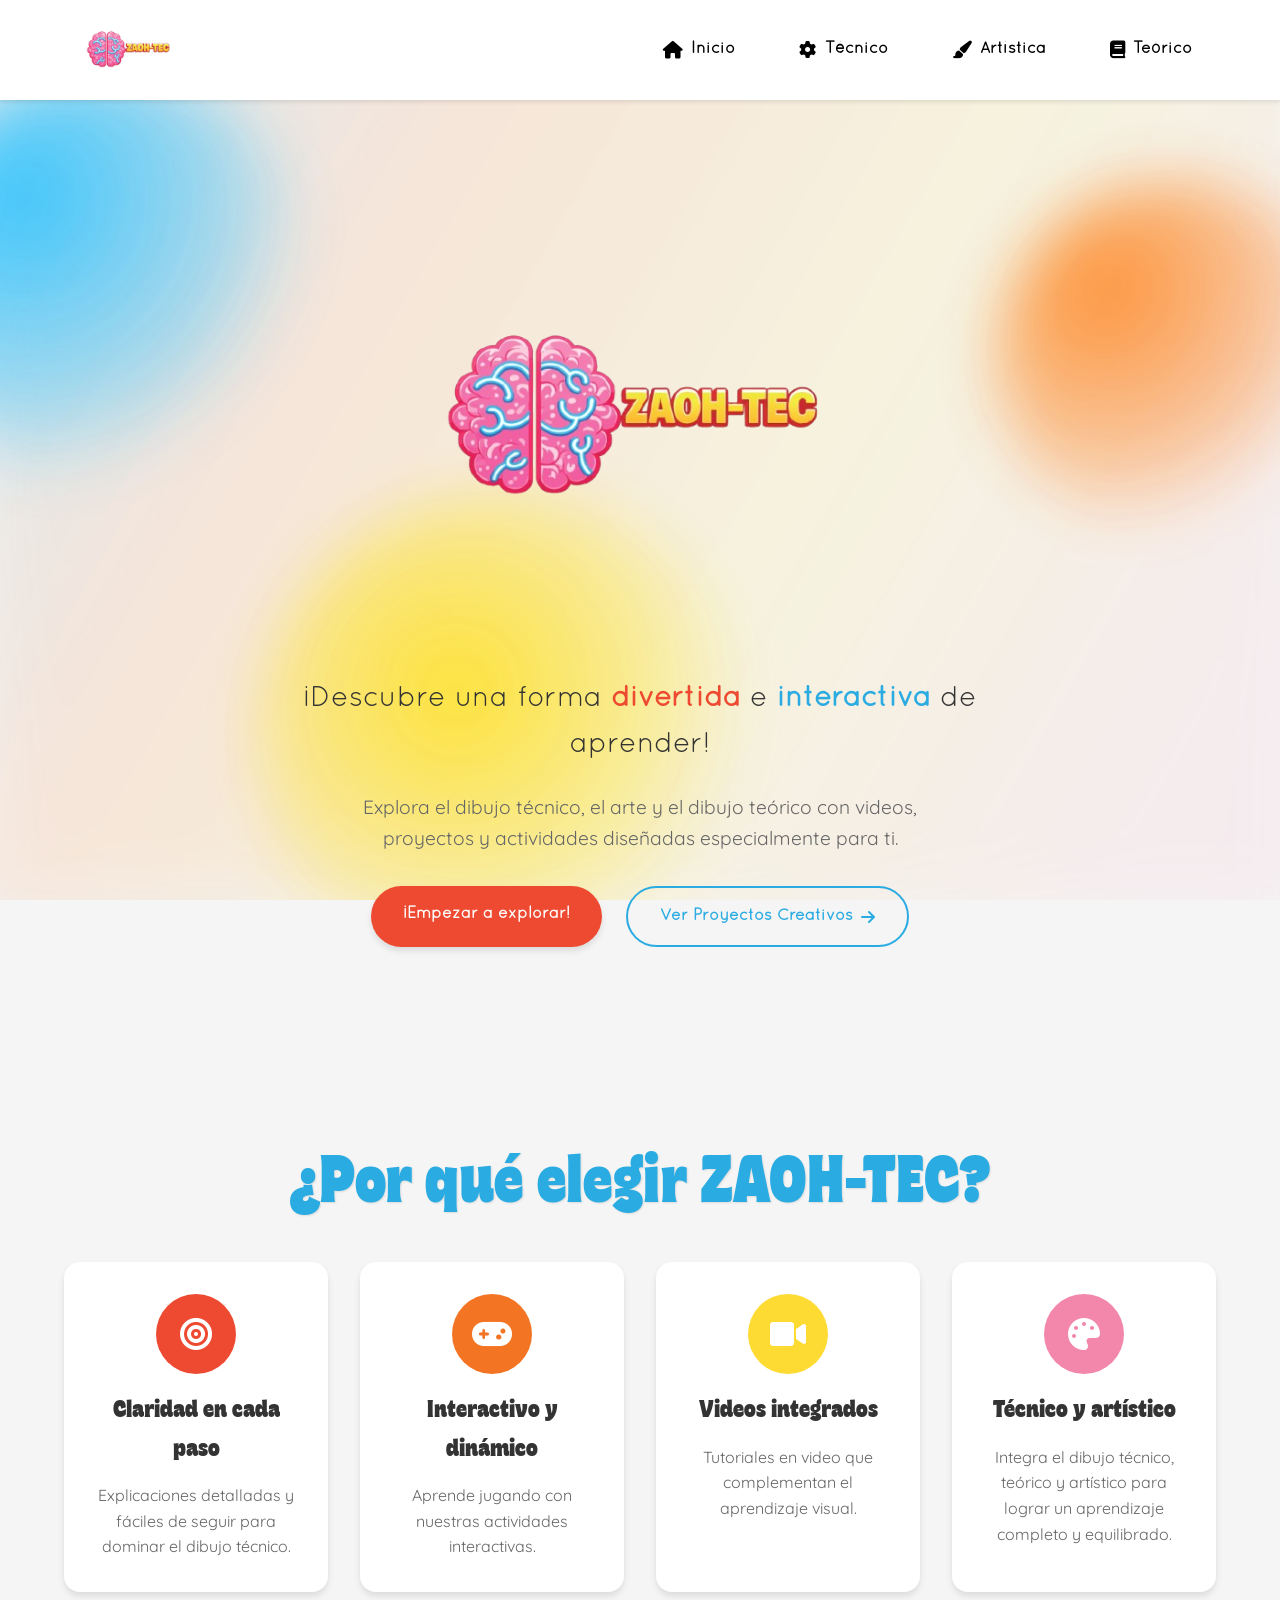
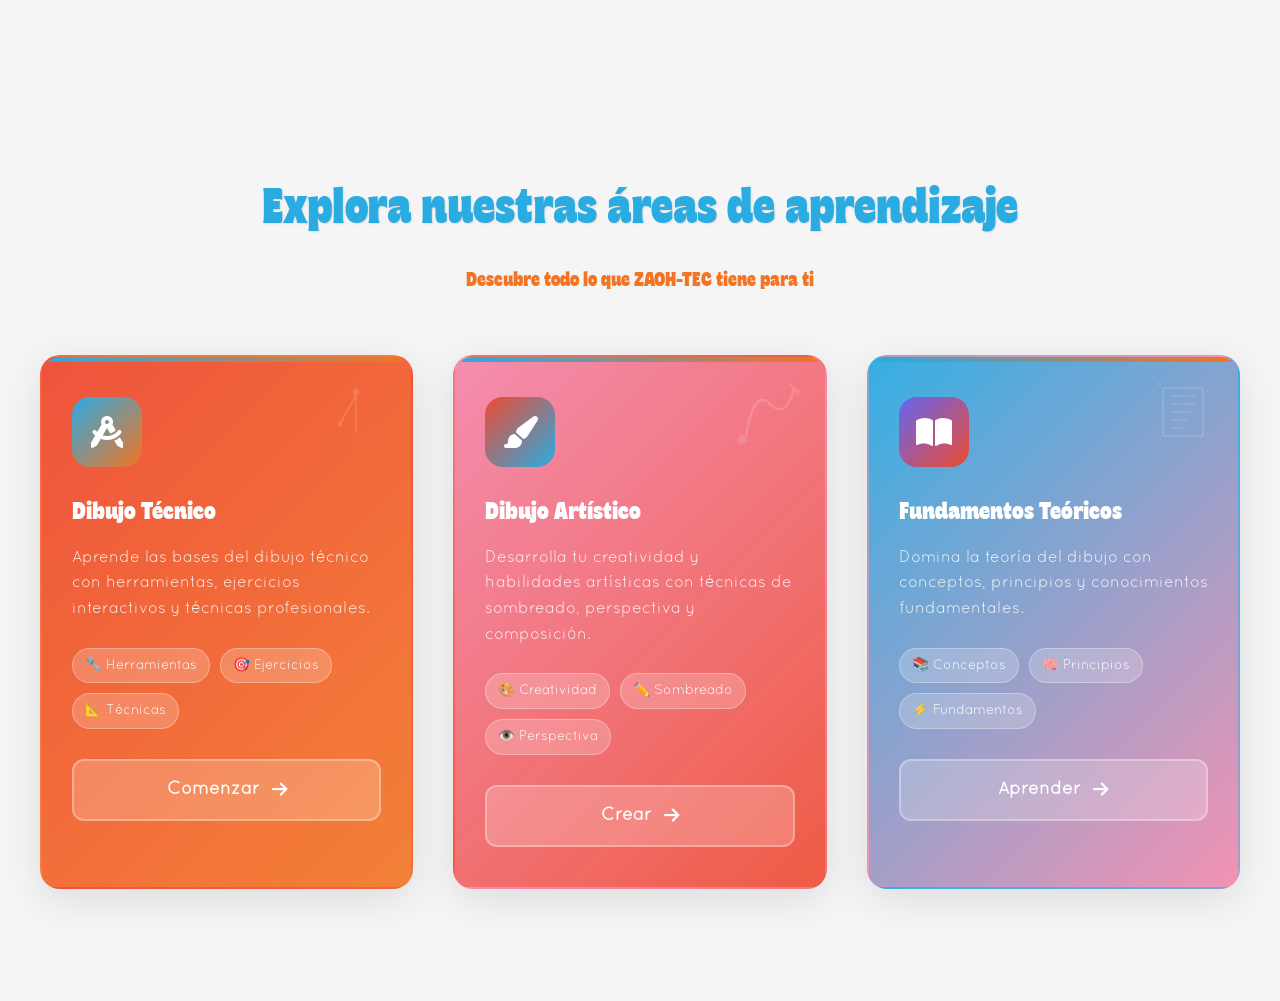
<file: index.html>
<!DOCTYPE html>
<html lang="es">
<head>
    <meta charset="UTF-8">
    <meta name="viewport" content="width=device-width, initial-scale=1.0, maximum-scale=5.0, user-scalable=yes">
    <meta name="theme-color" content="#2AABE2">
    <meta name="apple-mobile-web-app-capable" content="yes">
    <meta name="apple-mobile-web-app-status-bar-style" content="default">
    <meta name="format-detection" content="telephone=no">
    <!-- Meta tags para control de cache -->
    <meta http-equiv="Cache-Control" content="no-cache, no-store, must-revalidate">
    <meta http-equiv="Pragma" content="no-cache">
    <meta http-equiv="Expires" content="0">
    <title>ZAOH-TEC - Aprendizaje Interactivo</title>
    <link rel="icon" type="image/jpeg" href="assets/images/logo_zaoh_official.png">
    <link rel="shortcut icon" type="image/jpeg" href="assets/images/logo_zaoh_official.png">
    <link rel="apple-touch-icon" href="assets/images/logo_zaoh_official.png">
    <link rel="stylesheet" href="https://fonts.googleapis.com/css2?family=Quicksand:wght@300;400;500;600;700&display=swap">
    <link rel="stylesheet" href="https://cdnjs.cloudflare.com/ajax/libs/font-awesome/6.0.0/css/all.min.css">
    <link rel="stylesheet" href="css/styles.css?v=1.2.1">
</head>
<body>
    <!-- Contenedor de fondo dinámico: gradientes y blobs interactivos -->
    <div class="background-container" aria-hidden="true">
        <div class="animated-gradient"></div>
        <div class="blobs">
            <div class="blob blob-1"></div>
            <div class="blob blob-2"></div>
            <div class="blob blob-3"></div>
        </div>
    </div>
    <header>
        <nav class="main-nav">
            <div class="nav-left">
                <img src="assets/images/logo_zaoh_official.png" alt="ZAOH-TEC Logo" class="nav-logo" loading="lazy" decoding="async">
            </div>
            <button class="mobile-menu-toggle" aria-label="Abrir menú">
                <span class="hamburger-line"></span>
                <span class="hamburger-line"></span>
                <span class="hamburger-line"></span>
            </button>
            <ul class="nav-menu">
                <li><a href="index.html" class="nav-inicio active"><i class="fas fa-home"></i> Inicio</a></li>
                <li><a href="tecnico.html" class="nav-tecnico"><i class="fas fa-cog"></i> Técnico</a></li>
                <li><a href="artistica.html" class="nav-artistica"><i class="fas fa-paint-brush"></i> Artística</a></li>
                <li><a href="teorico.html" class="nav-teorico"><i class="fas fa-book"></i> Teórico</a></li>
            </ul>
        </nav>
    </header>

    <main>
        <section class="hero-section">
            <div class="hero-content">
                <img src="assets/images/logo_zaoh_official.png" alt="ZAOH-TEC Logo Grande" class="hero-logo" loading="lazy" decoding="async">
                <p class="hero-text">¡Descubre una forma <span class="text-highlight-red">divertida</span> e <span class="text-highlight-blue">interactiva</span> de aprender!</p>
                <p class="hero-description">Explora el dibujo técnico, el arte y el dibujo teórico con videos, proyectos y actividades diseñadas especialmente para ti.</p>
                <div class="hero-buttons">
                    <a href="tecnico.html" class="btn-primary">¡Empezar a explorar!</a>
                    <a href="artistica.html" class="btn-secondary">Ver Proyectos Creativos <i class="fas fa-arrow-right"></i></a>
                </div>
            </div>
        </section>

        <!-- Sección "Por qué elegir ZAOH-TEC" -->
        <section class="why-choose-us">
            <h2 class="section-title">¿Por qué elegir ZAOH-TEC?</h2>
            <div class="features-grid">
                <div class="feature-card">
                    <div class="feature-icon">
                        <i class="fas fa-bullseye"></i>
                    </div>
                    <h3>Claridad en cada paso</h3>
                    <p>Explicaciones detalladas y fáciles de seguir para dominar el dibujo técnico.</p>
                </div>
                <div class="feature-card">
                    <div class="feature-icon">
                        <i class="fas fa-gamepad"></i>
                    </div>
                    <h3>Interactivo y dinámico</h3>
                    <p>Aprende jugando con nuestras actividades interactivas.</p>
                </div>
                <div class="feature-card">
                    <div class="feature-icon">
                        <i class="fas fa-video"></i>
                    </div>
                    <h3>Videos integrados</h3>
                    <p>Tutoriales en video que complementan el aprendizaje visual.</p>
                </div>
                <div class="feature-card">
                    <div class="feature-icon">
                        <i class="fas fa-palette"></i>
                    </div>
                    <h3>Técnico y artístico</h3>
                    <p>Integra el dibujo técnico, teórico y artístico para lograr un aprendizaje completo y equilibrado.</p>
                </div>
            </div>
        </section>

        <!-- Sección de navegación a las diferentes áreas -->
        <section class="navigation-cards">
            <div class="container">
                <h2 class="section-title">Explora nuestras áreas de aprendizaje</h2>
                <p class="section-subtitle">Descubre todo lo que ZAOH-TEC tiene para ti</p>
                
                <div class="nav-cards-carousel">
                    <button class="nav-cards-nav prev" aria-label="Anterior" type="button">&#10094;</button>
                    <div class="nav-cards-grid" data-slider>
                        <!-- Tarjeta Técnico -->
                        <a href="tecnico.html" class="nav-card nav-card-technical">
                            <div class="nav-card-content">
                                <div class="nav-card-icon">
                                    <i class="fas fa-drafting-compass"></i>
                                </div>
                                <h3>Dibujo Técnico</h3>
                                <p>Aprende las bases del dibujo técnico con herramientas, ejercicios interactivos y técnicas profesionales.</p>
                                <div class="nav-card-features">
                                    <span class="feature-tag">🔧 Herramientas</span>
                                    <span class="feature-tag">🎯 Ejercicios</span>
                                    <span class="feature-tag">📐 Técnicas</span>
                                </div>
                            </div>
                            <div class="nav-card-button">
                                <span>Comenzar</span>
                                <i class="fas fa-arrow-right"></i>
                            </div>
                        </a>

                        <!-- Tarjeta Artístico -->
                        <a href="artistica.html" class="nav-card nav-card-artistic">
                            <div class="nav-card-content">
                                <div class="nav-card-icon">
                                    <i class="fas fa-paint-brush"></i>
                                </div>
                                <h3>Dibujo Artístico</h3>
                                <p>Desarrolla tu creatividad y habilidades artísticas con técnicas de sombreado, perspectiva y composición.</p>
                                <div class="nav-card-features">
                                    <span class="feature-tag">🎨 Creatividad</span>
                                    <span class="feature-tag">✏️ Sombreado</span>
                                    <span class="feature-tag">👁️ Perspectiva</span>
                                </div>
                            </div>
                            <div class="nav-card-button">
                                <span>Crear</span>
                                <i class="fas fa-arrow-right"></i>
                            </div>
                        </a>

                        <!-- Tarjeta Teórico -->
                        <a href="teorico.html" class="nav-card nav-card-theory">
                            <div class="nav-card-content">
                                <div class="nav-card-icon">
                                    <i class="fas fa-book-open"></i>
                                </div>
                                <h3>Fundamentos Teóricos</h3>
                                <p>Domina la teoría del dibujo con conceptos, principios y conocimientos fundamentales.</p>
                                <div class="nav-card-features">
                                    <span class="feature-tag">📚 Conceptos</span>
                                    <span class="feature-tag">🧠 Principios</span>
                                    <span class="feature-tag">⚡ Fundamentos</span>
                                </div>
                            </div>
                            <div class="nav-card-button">
                                <span>Aprender</span>
                                <i class="fas fa-arrow-right"></i>
                            </div>
                        </a>
                    </div>
                    <button class="nav-cards-nav next" aria-label="Siguiente" type="button">&#10095;</button>
                </div>
                <!-- NOTE: El contenido original de .nav-cards-grid permanece. Este wrapper será estilizado en CSS y JS detectará botones. -->
            </div>
        </section>
    </main>

    <footer>
    </footer>

    <script src="js/main.js?v=1.2.1"></script>
</body>
</html>
</file>
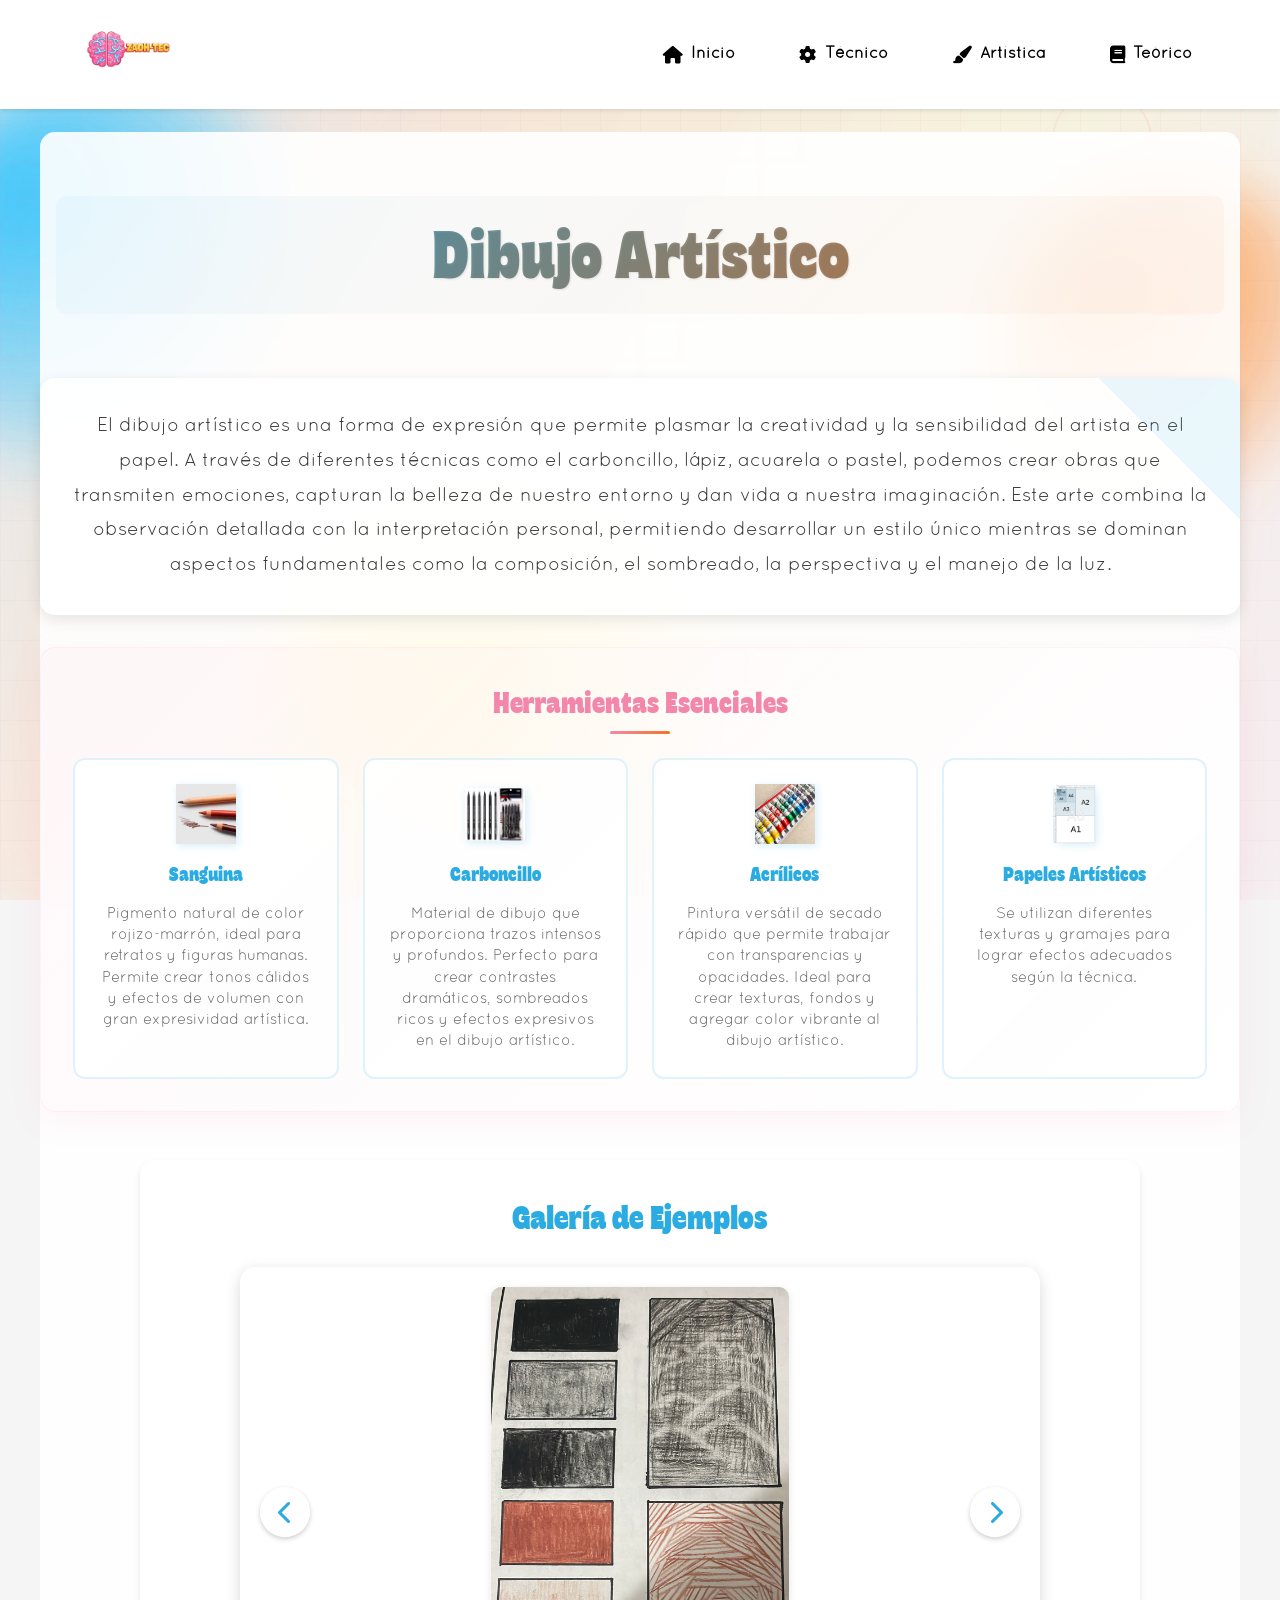
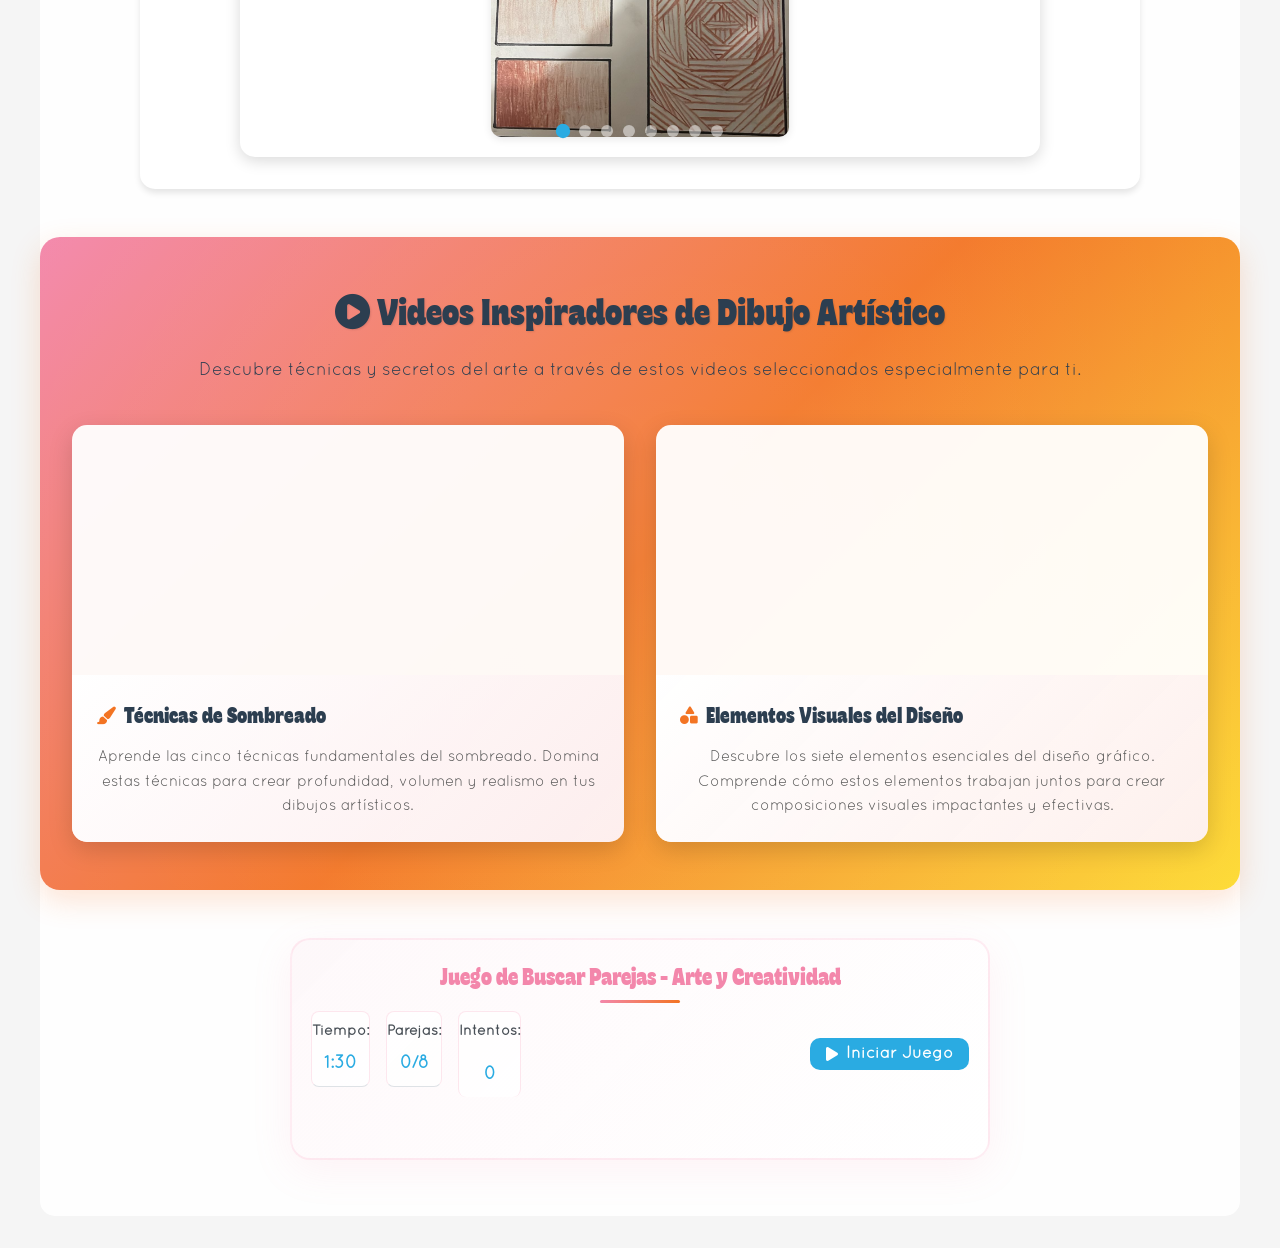
<file: artistica.html>
<!DOCTYPE html>
<html lang="es">
<head>
    <meta charset="UTF-8">
    <meta name="viewport" content="width=device-width, initial-scale=1.0, maximum-scale=5.0, user-scalable=yes">
    <meta name="theme-color" content="#F387AB">
    <meta name="apple-mobile-web-app-capable" content="yes">
    <meta name="apple-mobile-web-app-status-bar-style" content="default">
    <meta name="format-detection" content="telephone=no">
    <!-- Meta tags para control de cache -->
    <meta http-equiv="Cache-Control" content="no-cache, no-store, must-revalidate">
    <meta http-equiv="Pragma" content="no-cache">
    <meta http-equiv="Expires" content="0">
    <title>ZAOH-TEC - Dibujo Artístico</title>
    <link rel="icon" type="image/jpeg" href="assets/images/logo_zaoh_official.png">
    <link rel="apple-touch-icon" sizes="180x180" href="assets/images/logo_zaoh_official.png">
    <link rel="manifest" href="manifest.json">
    <link rel="shortcut icon" type="image/jpeg" href="assets/images/logo_zaoh_official.png">
    <link rel="apple-touch-icon" href="assets/images/logo_zaoh_official.png">
    <link rel="stylesheet" href="https://fonts.googleapis.com/css2?family=Quicksand:wght@300;400;500;600;700&display=swap">
    <link rel="stylesheet" href="https://cdnjs.cloudflare.com/ajax/libs/font-awesome/6.0.0/css/all.min.css">
    <link rel="stylesheet" href="css/styles.css?v=1.2.1">
</head>
<body>
    <!-- Contenedor de fondo dinámico: gradientes y blobs interactivos -->
    <div class="background-container" aria-hidden="true">
        <div class="animated-gradient"></div>
        <div class="blobs">
            <div class="blob blob-1"></div>
            <div class="blob blob-2"></div>
            <div class="blob blob-3"></div>
        </div>
        <!-- Elementos artísticos de fondo -->
        <div class="artistic-background">
            <div class="grid-lines"></div>
            <div class="construction-lines">
                <div class="line line-1"></div>
                <div class="line line-2"></div>
                <div class="line line-3"></div>
                <div class="line line-4"></div>
            </div>
            <div class="artistic-circles">
                <div class="circle circle-1"></div>
                <div class="circle circle-2"></div>
                <div class="circle circle-3"></div>
            </div>
            <div class="brush-decoration"></div>
        </div>
    </div>
    <header>
        <nav class="main-nav">
            <div class="nav-left">
                <a href="index.html">
                    <img src="assets/images/logo_zaoh_official.png" alt="ZAOH-TEC Logo" class="nav-logo">
                </a>
            </div>
            <button class="mobile-menu-toggle" aria-label="Abrir menú">
                <span class="hamburger-line"></span>
                <span class="hamburger-line"></span>
                <span class="hamburger-line"></span>
            </button>
            <ul class="nav-menu">
                <li><a href="index.html" class="nav-inicio"><i class="fas fa-home"></i> Inicio</a></li>
                <li><a href="tecnico.html" class="nav-tecnico"><i class="fas fa-cog"></i> Técnico</a></li>
                <li><a href="artistica.html" class="nav-artistica active"><i class="fas fa-paint-brush"></i> Artística</a></li>
                <li><a href="teorico.html" class="nav-teorico"><i class="fas fa-book"></i> Teórico</a></li>
            </ul>
        </nav>
    </header>

    <main>
        <section class="section-content">
            <h2 class="section-title">Dibujo Artístico</h2>
            
            <!-- Introducción al Dibujo Artístico -->
            <div class="intro-section">
                <p class="intro-text">
                    El dibujo artístico es una forma de expresión que permite plasmar la creatividad y la sensibilidad del artista en el papel. A través de diferentes técnicas como el carboncillo, lápiz, acuarela o pastel, podemos crear obras que transmiten emociones, capturan la belleza de nuestro entorno y dan vida a nuestra imaginación. Este arte combina la observación detallada con la interpretación personal, permitiendo desarrollar un estilo único mientras se dominan aspectos fundamentales como la composición, el sombreado, la perspectiva y el manejo de la luz.
                </p>
            </div>

            <!-- Sección de Herramientas Artísticas -->
            <div class="artistic-tools-section">
                <h3>Herramientas Esenciales</h3>
                <div class="tools-grid">
                    <div class="tool-card">
                        <div class="tool-icon pencil-icon">
                            <img src="assets/images/Sanguina.jpg" alt="Sanguina" class="tool-image">
                        </div>
                        <h4>Sanguina</h4>
                        <p>Pigmento natural de color rojizo-marrón, ideal para retratos y figuras humanas. Permite crear tonos cálidos y efectos de volumen con gran expresividad artística.</p>
                    </div>
                    
                    <div class="tool-card">
                        <div class="tool-icon blending-icon">
                            <img src="assets/images/carboncillo.webp" alt="Carboncillo" class="tool-image">
                        </div>
                        <h4>Carboncillo</h4>
                        <p>Material de dibujo que proporciona trazos intensos y profundos. Perfecto para crear contrastes dramáticos, sombreados ricos y efectos expresivos en el dibujo artístico.</p>
                    </div>
                    
                    <div class="tool-card">
                        <div class="tool-icon eraser-icon">
                            <img src="assets/images/Acrilicos.jpg" alt="Acrílicos" class="tool-image">
                        </div>
                        <h4>Acrílicos</h4>
                        <p>Pintura versátil de secado rápido que permite trabajar con transparencias y opacidades. Ideal para crear texturas, fondos y agregar color vibrante al dibujo artístico.</p>
                    </div>
                    
                    <div class="tool-card">
                        <div class="tool-icon paper-icon">
                            <img src="assets/images/papeles.png" alt="Papeles Artísticos" class="tool-image">
                        </div>
                        <h4>Papeles Artísticos</h4>
                        <p>Se utilizan diferentes texturas y gramajes para lograr efectos adecuados según la técnica.</p>
                    </div>
                </div>
            </div>

            <!-- Galería de imágenes -->
            <div class="gallery-section">
                <h3>Galería de Ejemplos</h3>
                <div class="carousel-container">
                    <div class="carousel-wrapper">
                        <div class="carousel-slide">
                            <img src="assets/images/DibujoArtistico1.jpg" alt="Dibujo Artístico 1" class="carousel-img">
                        </div>
                        <div class="carousel-slide">
                            <img src="assets/images/DibujoArtistico2.jpg" alt="Dibujo Artístico 2" class="carousel-img">
                        </div>
                        <div class="carousel-slide">
                            <img src="assets/images/DibujoArtistico3.jpg" alt="Dibujo Artístico 3" class="carousel-img">
                        </div>
                        <div class="carousel-slide">
                            <img src="assets/images/DibujoArtistico4.jpg" alt="Dibujo Artístico 4" class="carousel-img">
                        </div>
                        <div class="carousel-slide">
                            <img src="assets/images/DibujoArtistico5.jpg" alt="Dibujo Artístico 5" class="carousel-img">
                        </div>
                        <div class="carousel-slide">
                            <img src="assets/images/DibujoArtistico6.jpg" alt="Dibujo Artístico 6" class="carousel-img">
                        </div>
                        <div class="carousel-slide">
                            <img src="assets/images/DibujoArtistico7.jpg" alt="Dibujo Artístico 7" class="carousel-img">
                        </div>
                        <div class="carousel-slide">
                            <img src="assets/images/DibujoArtistico8.jpg" alt="Dibujo Artístico 8" class="carousel-img">
                        </div>
                    </div>
                    <button class="carousel-button prev">
                        <i class="fas fa-chevron-left"></i>
                    </button>
                    <button class="carousel-button next">
                        <i class="fas fa-chevron-right"></i>
                    </button>
                    <div class="carousel-dots"></div>
                </div>
            </div>

            <!-- Sección de Videos Artísticos -->
            <div class="videos-section">
                <h3><i class="fas fa-play-circle"></i> Videos Inspiradores de Dibujo Artístico</h3>
                <p class="videos-intro">Descubre técnicas y secretos del arte a través de estos videos seleccionados especialmente para ti.</p>
                
                <div class="videos-grid">
                    <div class="video-card">
                        <div class="video-wrapper">
                            <iframe src="https://www.youtube.com/embed/CyMVDYBleDk" 
                                    title="Video de Dibujo Artístico 1" 
                                    frameborder="0" 
                                    allow="accelerometer; autoplay; clipboard-write; encrypted-media; gyroscope; picture-in-picture; web-share" 
                                    allowfullscreen>
                            </iframe>
                        </div>
                        <div class="video-info">
                            <h4><i class="fas fa-paint-brush"></i> Técnicas de Sombreado</h4>
                            <p>Aprende las cinco técnicas fundamentales del sombreado. Domina estas técnicas para crear profundidad, volumen y realismo en tus dibujos artísticos.</p>
                        </div>
                    </div>

                    <div class="video-card">
                        <div class="video-wrapper">
                            <iframe src="https://www.youtube.com/embed/ivdNulDcKBc" 
                                    title="Video de Dibujo Artístico 2" 
                                    frameborder="0" 
                                    allow="accelerometer; autoplay; clipboard-write; encrypted-media; gyroscope; picture-in-picture; web-share" 
                                    allowfullscreen>
                            </iframe>
                        </div>
                        <div class="video-info">
                            <h4><i class="fas fa-shapes"></i> Elementos Visuales del Diseño</h4>
                            <p>Descubre los siete elementos esenciales del diseño gráfico. Comprende cómo estos elementos trabajan juntos para crear composiciones visuales impactantes y efectivas.</p>
                        </div>
                    </div>
                </div>
            </div>

            <!-- Juego de Buscar Parejas -->
            <div class="memory-game-section">
                <h3>Juego de Buscar Parejas - Arte y Creatividad</h3>
                <div class="game-info">
                    <div class="game-stats">
                        <div class="stat-item">
                            <span class="stat-label">Tiempo:</span>
                            <span id="timer" class="stat-value">1:30</span>
                        </div>
                        <div class="stat-item">
                            <span class="stat-label">Parejas:</span>
                            <span id="pairs-found" class="stat-value">0/8</span>
                        </div>
                        <div class="stat-item">
                            <span class="stat-label">Intentos:</span>
                            <span id="attempts" class="stat-value">0</span>
                        </div>
                    </div>
                    <div class="game-controls">
                        <button id="start-game" class="game-btn start-btn">
                            <i class="fas fa-play"></i> Iniciar Juego
                        </button>
                        <button id="restart-game" class="game-btn restart-btn" style="display: none;">
                            <i class="fas fa-redo"></i> Reiniciar
                        </button>
                    </div>
                </div>
                
                <div id="memory-game-board" class="memory-game-board">
                    <!-- Las cartas se generarán dinámicamente con JavaScript -->
                </div>
                
                <!-- Mensaje de resultado del juego -->
                <div id="game-result" class="memory-game-result" style="display: none;">
                    <div class="result-message" id="result-message"></div>
                    <div class="result-stats" id="result-stats"></div>
                    <button id="close-result" class="close-result-btn">
                        <i class="fas fa-times"></i> Cerrar
                    </button>
                </div>
            </div>
        </section>
    </main>

    <footer>
    </footer>

    <script src="js/main.js?v=1.2.1"></script>
</body>
</html>
</file>
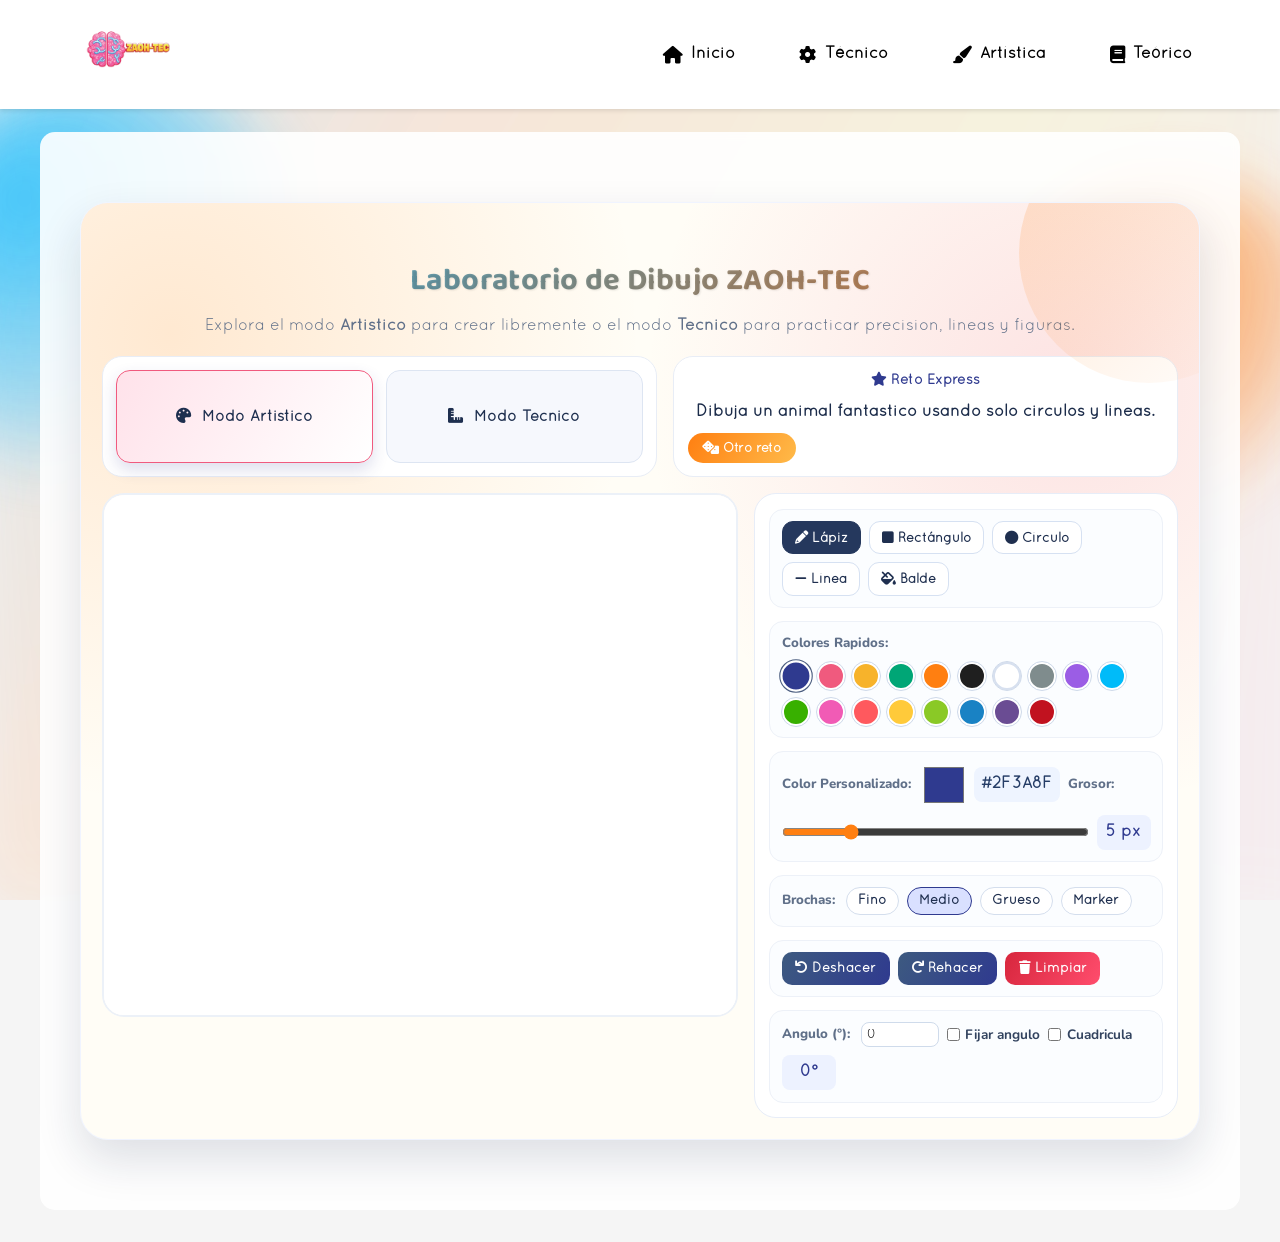
<file: tablero.html>
<!DOCTYPE html>
<html lang="es">
<head>
    <meta charset="UTF-8">
    <meta name="viewport" content="width=device-width, initial-scale=1.0, maximum-scale=5.0, user-scalable=yes">
    <meta name="theme-color" content="#6366f1">
    <meta name="apple-mobile-web-app-capable" content="yes">
    <meta name="apple-mobile-web-app-status-bar-style" content="default">
    <meta name="format-detection" content="telephone=no">
    <!-- Meta tags para control de cache -->
    <meta http-equiv="Cache-Control" content="no-cache, no-store, must-revalidate">
    <meta http-equiv="Pragma" content="no-cache">
    <meta http-equiv="Expires" content="0">
    <title>ZAOH-TEC - Tablero de Dibujo</title>
    <link rel="icon" type="image/jpeg" href="assets/images/logo_zaoh_official.png">
    <link rel="shortcut icon" type="image/jpeg" href="assets/images/logo_zaoh_official.png">
    <link rel="apple-touch-icon" href="assets/images/logo_zaoh_official.png">
    <link rel="stylesheet" href="https://fonts.googleapis.com/css2?family=Baloo+2:wght@500;700;800&family=Nunito:wght@400;600;700;800&display=swap">
    <link rel="stylesheet" href="https://cdnjs.cloudflare.com/ajax/libs/font-awesome/6.0.0/css/all.min.css">
    <link rel="stylesheet" href="css/styles.css?v=1.2.1">
    <link rel="stylesheet" href="css/drawing-board.css?v=1.2.1">
</head>
<body class="theoretical-page">
    <!-- Contenedor de fondo dinámico: gradientes y blobs interactivos -->
    <div class="background-container" aria-hidden="true">
        <div class="animated-gradient"></div>
        <div class="blobs">
            <div class="blob blob-1"></div>
            <div class="blob blob-2"></div>
            <div class="blob blob-3"></div>
        </div>
    </div>
    <header>
        <nav class="main-nav">
            <div class="nav-left">
                <a href="index.html">
                    <img src="assets/images/logo_zaoh_official.png" alt="ZAOH-TEC Logo" class="nav-logo">
                </a>
            </div>
            <button class="mobile-menu-toggle" aria-label="Abrir menú">
                <span class="hamburger-line"></span>
                <span class="hamburger-line"></span>
                <span class="hamburger-line"></span>
            </button>
            <ul class="nav-menu">
                <li><a href="index.html" class="nav-inicio"><i class="fas fa-home"></i> Inicio</a></li>
                <li><a href="tecnico.html" class="nav-tecnico"><i class="fas fa-cog"></i> Técnico</a></li>
                <li><a href="artistica.html" class="nav-artistica"><i class="fas fa-paint-brush"></i> Artística</a></li>
                <li><a href="teorico.html" class="nav-teorico active"><i class="fas fa-book"></i> Teórico</a></li>
            </ul>
        </nav>
    </header>

    <main>
        <section class="section-content">
            <!-- Drawing Board Section -->
            <div class="drawing-board-section">
                <h2 class="section-title">Laboratorio de Dibujo ZAOH-TEC</h2>
                <p class="board-subtitle">Explora el modo <strong>Artistico</strong> para crear libremente o el modo <strong>Tecnico</strong> para practicar precision, lineas y figuras.</p>

                <div class="board-top-panel">
                    <div class="mode-switch" role="group" aria-label="Seleccionar modo de dibujo">
                        <button class="mode-btn active" data-mode="artistic">
                            <i class="fas fa-palette"></i>
                            Modo Artistico
                        </button>
                        <button class="mode-btn" data-mode="technical">
                            <i class="fas fa-ruler-combined"></i>
                            Modo Tecnico
                        </button>
                    </div>

                    <div class="mini-challenge" aria-live="polite">
                        <span class="challenge-label"><i class="fas fa-star"></i> Reto Express</span>
                        <p id="challenge-text">Dibuja un animal fantastico usando solo circulos y lineas.</p>
                        <button id="new-challenge-btn" class="mini-challenge-btn">
                            <i class="fas fa-dice"></i>
                            Otro reto
                        </button>
                    </div>
                </div>

                <div class="drawing-board-container">
                    <div class="drawing-board-wrapper">
                        <canvas id="drawing-canvas"></canvas>
                        <div id="board-grid-overlay" class="board-grid-overlay" aria-hidden="true"></div>
                        <div id="angle-indicator" class="angle-indicator" aria-hidden="true">0°</div>
                    </div>

                    <div class="drawing-controls">
                        <div class="control-group tools-group">
                            <button class="tool-btn active" data-tool="pencil">
                                <i class="fas fa-pencil-alt"></i> Lápiz
                            </button>
                            <button class="tool-btn" data-tool="rectangle">
                                <i class="fas fa-square"></i> Rectángulo
                            </button>
                            <button class="tool-btn" data-tool="circle">
                                <i class="fas fa-circle"></i> Círculo
                            </button>
                            <button class="tool-btn" data-tool="line">
                                <i class="fas fa-minus"></i> Línea
                            </button>
                            <button class="tool-btn" data-tool="fill" title="Rellenar color">
                                <i class="fas fa-fill-drip"></i> Balde
                            </button>
                        </div>

                        <div class="control-group palette-group">
                            <label class="control-title">Colores Rapidos:</label>
                            <div class="swatch-list" role="group" aria-label="Paleta de color rapida">
                                <button class="swatch-btn active" data-color="#2f3a8f" style="--swatch:#2f3a8f" title="Azul"></button>
                                <button class="swatch-btn" data-color="#f05a7e" style="--swatch:#f05a7e" title="Rosa"></button>
                                <button class="swatch-btn" data-color="#f7b32b" style="--swatch:#f7b32b" title="Amarillo"></button>
                                <button class="swatch-btn" data-color="#00a676" style="--swatch:#00a676" title="Verde"></button>
                                <button class="swatch-btn" data-color="#ff7f11" style="--swatch:#ff7f11" title="Naranja"></button>
                                <button class="swatch-btn" data-color="#1f1f1f" style="--swatch:#1f1f1f" title="Negro"></button>
                                <button class="swatch-btn" data-color="#ffffff" style="--swatch:#ffffff" title="Blanco"></button>
                                <button class="swatch-btn" data-color="#7f8c8d" style="--swatch:#7f8c8d" title="Gris"></button>
                                <button class="swatch-btn" data-color="#9b5de5" style="--swatch:#9b5de5" title="Violeta"></button>
                                <button class="swatch-btn" data-color="#00bbf9" style="--swatch:#00bbf9" title="Celeste"></button>
                                <button class="swatch-btn" data-color="#38b000" style="--swatch:#38b000" title="Verde Lima"></button>
                                <button class="swatch-btn" data-color="#f15bb5" style="--swatch:#f15bb5" title="Fucsia"></button>
                                <button class="swatch-btn" data-color="#ff595e" style="--swatch:#ff595e" title="Rojo"></button>
                                <button class="swatch-btn" data-color="#ffca3a" style="--swatch:#ffca3a" title="Dorado"></button>
                                <button class="swatch-btn" data-color="#8ac926" style="--swatch:#8ac926" title="Verde Pasto"></button>
                                <button class="swatch-btn" data-color="#1982c4" style="--swatch:#1982c4" title="Azul Claro"></button>
                                <button class="swatch-btn" data-color="#6a4c93" style="--swatch:#6a4c93" title="Morado Oscuro"></button>
                                <button class="swatch-btn" data-color="#c1121f" style="--swatch:#c1121f" title="Rojo Vino"></button>
                            </div>
                        </div>

                        <div class="control-group fine-controls-group">
                            <label for="color-picker" class="control-title">Color Personalizado:</label>
                            <input type="color" id="color-picker" value="#000000" aria-label="Seleccionar color personalizado">
                            <span id="selected-color-value" class="selected-color-value">#000000</span>
                            <label for="line-width" class="control-title">Grosor:</label>
                            <input type="range" id="line-width" min="1" max="20" value="2">
                            <span id="line-width-value" class="line-width-value">2 px</span>
                        </div>

                        <div class="control-group size-preset-group">
                            <label class="control-title">Brochas:</label>
                            <button class="size-chip" data-size="2">Fino</button>
                            <button class="size-chip active" data-size="5">Medio</button>
                            <button class="size-chip" data-size="10">Grueso</button>
                            <button class="size-chip" data-size="16">Marker</button>
                        </div>

                        <div class="control-group action-group">
                            <button id="undo-btn" class="drawing-board-btn" title="Deshacer (Ctrl+Z)">
                                <i class="fas fa-undo"></i> Deshacer
                            </button>
                            <button id="redo-btn" class="drawing-board-btn" title="Rehacer (Ctrl+Y)">
                                <i class="fas fa-redo"></i> Rehacer
                            </button>
                            <button class="drawing-board-btn clear">
                                <i class="fas fa-trash"></i> Limpiar
                            </button>
                        </div>

                        <div class="control-group technical-group">
                            <label for="angle-input" class="control-title">Angulo (°):</label>
                            <input id="angle-input" type="number" min="-360" max="360" step="1" value="0">
                            <label class="inline-check">
                                <input id="force-angle-checkbox" type="checkbox"> Fijar angulo
                            </label>
                            <label class="inline-check">
                                <input id="grid-toggle-checkbox" type="checkbox"> Cuadricula
                            </label>
                            <span id="forced-angle-display" class="forced-angle-display">0°</span>
                        </div>
                    </div>
                </div>
            </div>
        </section>
    </main>

    <script src="js/main.js?v=1.2.1"></script>
    <script src="js/drawing-board.js?v=1.2.1"></script>
    <script>
        document.addEventListener('DOMContentLoaded', () => {
            const canvas = document.getElementById('drawing-canvas');
            if (canvas) {
                const drawingBoard = new DrawingBoard('drawing-canvas');
                // vincular indicador de ángulo al tablero
                const angleIndicator = document.getElementById('angle-indicator');
                if (angleIndicator) drawingBoard.setAngleIndicator(angleIndicator);

                const modeButtons = document.querySelectorAll('.mode-btn[data-mode]');
                const challengeText = document.getElementById('challenge-text');
                const newChallengeBtn = document.getElementById('new-challenge-btn');
                const artisticChallenges = [
                    'Dibuja un animal fantastico usando solo circulos y lineas.',
                    'Crea un paisaje de otro planeta con 3 colores.',
                    'Haz un personaje inventado que tenga superpoderes.',
                    'Dibuja una casa en una nube con detalles divertidos.'
                ];
                const technicalChallenges = [
                    'Traza un puente usando lineas paralelas y rectangulos.',
                    'Diseña un robot con figuras geometricas basicas.',
                    'Dibuja un plano simple de tu habitacion desde arriba.',
                    'Construye una torre en isometria usando lineas a 30 grados.'
                ];

                const lineWidthValue = document.getElementById('line-width-value');
                const selectedColorValue = document.getElementById('selected-color-value');
                const gridToggleCheckbox = document.getElementById('grid-toggle-checkbox');
                const gridOverlay = document.getElementById('board-grid-overlay');

                function updateSelectedColor(color) {
                    if (selectedColorValue && color) {
                        selectedColorValue.textContent = String(color).toUpperCase();
                    }
                }

                const angleInput = document.getElementById('angle-input');
                const forceAngleCheckbox = document.getElementById('force-angle-checkbox');
                const forcedAngleDisplay = document.getElementById('forced-angle-display');
                if (angleInput) {
                    // initialize
                    drawingBoard.setForcedAngle(Number(angleInput.value) || 0);
                    if (forcedAngleDisplay) forcedAngleDisplay.textContent = (Number(angleInput.value) || 0) + '°';
                    angleInput.addEventListener('input', (ev) => {
                        const val = ev.target.value;
                        const n = Number(val);
                        if (!isNaN(n)) {
                            drawingBoard.setForcedAngle(n);
                            if (forcedAngleDisplay) forcedAngleDisplay.textContent = n + '°';
                        }
                    });
                }
                if (forceAngleCheckbox) {
                    forceAngleCheckbox.addEventListener('change', (ev) => {
                        drawingBoard.setForceAngleEnabled(!!ev.target.checked);
                    });
                }

                // Mode presets for artistic and technical practice
                function setChallenge(mode) {
                    if (!challengeText) return;
                    const source = mode === 'technical' ? technicalChallenges : artisticChallenges;
                    const randomIndex = Math.floor(Math.random() * source.length);
                    challengeText.textContent = source[randomIndex];
                }

                function applyMode(mode) {
                    const isTechnical = mode === 'technical';
                    document.body.classList.toggle('board-mode-technical', isTechnical);
                    document.body.classList.toggle('board-mode-artistic', !isTechnical);

                    if (isTechnical) {
                        drawingBoard.setTool('line');
                        drawingBoard.setColor('#1f1f1f');
                        drawingBoard.setLineWidth(2);
                        if (colorPicker) colorPicker.value = '#1f1f1f';
                        updateSelectedColor('#1f1f1f');
                        if (lineWidth) lineWidth.value = '2';
                        if (lineWidthValue) lineWidthValue.textContent = '2 px';
                        if (angleInput) angleInput.value = '30';
                        drawingBoard.setForcedAngle(30);
                        drawingBoard.setForceAngleEnabled(true);
                        if (forceAngleCheckbox) forceAngleCheckbox.checked = true;
                        if (forcedAngleDisplay) forcedAngleDisplay.textContent = '30°';
                        if (gridOverlay) gridOverlay.classList.add('visible');
                        if (gridToggleCheckbox) gridToggleCheckbox.checked = true;
                    } else {
                        drawingBoard.setTool('pencil');
                        drawingBoard.setColor('#2f3a8f');
                        drawingBoard.setLineWidth(5);
                        if (colorPicker) colorPicker.value = '#2f3a8f';
                        updateSelectedColor('#2f3a8f');
                        if (lineWidth) lineWidth.value = '5';
                        if (lineWidthValue) lineWidthValue.textContent = '5 px';
                        drawingBoard.setForceAngleEnabled(false);
                        if (forceAngleCheckbox) forceAngleCheckbox.checked = false;
                        if (gridOverlay) gridOverlay.classList.remove('visible');
                        if (gridToggleCheckbox) gridToggleCheckbox.checked = false;
                    }

                    document.querySelectorAll('.tool-btn[data-tool]').forEach(btn => {
                        btn.classList.toggle('active', btn.dataset.tool === (isTechnical ? 'line' : 'pencil'));
                    });

                    document.querySelectorAll('.size-chip[data-size]').forEach(chip => {
                        const activeSize = isTechnical ? '2' : '5';
                        chip.classList.toggle('active', chip.dataset.size === activeSize);
                    });

                    document.querySelectorAll('.swatch-btn[data-color]').forEach(swatch => {
                        const activeColor = isTechnical ? '#1f1f1f' : '#2f3a8f';
                        swatch.classList.toggle('active', swatch.dataset.color.toLowerCase() === activeColor);
                    });

                    modeButtons.forEach(btn => {
                        btn.classList.toggle('active', btn.dataset.mode === mode);
                    });

                    setChallenge(mode);
                }

                modeButtons.forEach(button => {
                    button.addEventListener('click', () => {
                        applyMode(button.dataset.mode);
                    });
                });

                if (newChallengeBtn) {
                    newChallengeBtn.addEventListener('click', () => {
                        const activeModeButton = document.querySelector('.mode-btn.active');
                        const mode = activeModeButton ? activeModeButton.dataset.mode : 'artistic';
                        setChallenge(mode);
                    });
                }

                // Undo / Redo buttons
                const undoBtn = document.getElementById('undo-btn');
                const redoBtn = document.getElementById('redo-btn');
                if (undoBtn) undoBtn.addEventListener('click', () => drawingBoard.undo());
                if (redoBtn) redoBtn.addEventListener('click', () => drawingBoard.redo());

                // Keyboard shortcuts: Ctrl/Cmd+Z = undo, Ctrl/Cmd+Y or Ctrl/Cmd+Shift+Z = redo
                window.addEventListener('keydown', (ev) => {
                    const isMacCmd = ev.metaKey && !ev.ctrlKey;
                    const isCtrl = ev.ctrlKey;
                    if ((isCtrl || isMacCmd) && ev.key.toLowerCase() === 'z') {
                        ev.preventDefault();
                        if (ev.shiftKey) {
                            drawingBoard.redo();
                        } else {
                            drawingBoard.undo();
                        }
                    }
                    if ((isCtrl || isMacCmd) && (ev.key.toLowerCase() === 'y')) {
                        ev.preventDefault();
                        drawingBoard.redo();
                    }
                });

                // Tool selection
                const toolButtons = document.querySelectorAll('.tool-btn[data-tool]');
                toolButtons.forEach(button => {
                    button.addEventListener('click', () => {
                        toolButtons.forEach(btn => btn.classList.remove('active'));
                        button.classList.add('active');
                        drawingBoard.setTool(button.dataset.tool);
                    });
                });

                // Color picker
                const colorPicker = document.getElementById('color-picker');
                colorPicker.addEventListener('input', (e) => {
                    drawingBoard.setColor(e.target.value);
                    updateSelectedColor(e.target.value);
                    document.querySelectorAll('.swatch-btn').forEach(btn => btn.classList.remove('active'));
                });

                // Quick swatches
                const swatches = document.querySelectorAll('.swatch-btn[data-color]');
                swatches.forEach(swatch => {
                    swatch.addEventListener('click', () => {
                        const picked = swatch.dataset.color;
                        if (picked) {
                            drawingBoard.setColor(picked);
                            colorPicker.value = picked;
                            updateSelectedColor(picked);
                            swatches.forEach(item => item.classList.remove('active'));
                            swatch.classList.add('active');
                        }
                    });
                });

                // Line width
                const lineWidth = document.getElementById('line-width');
                lineWidth.addEventListener('input', (e) => {
                    drawingBoard.setLineWidth(e.target.value);
                    if (lineWidthValue) {
                        lineWidthValue.textContent = `${e.target.value} px`;
                    }
                    document.querySelectorAll('.size-chip').forEach(chip => chip.classList.remove('active'));
                });

                // Quick brush sizes
                const sizeChips = document.querySelectorAll('.size-chip[data-size]');
                sizeChips.forEach(chip => {
                    chip.addEventListener('click', () => {
                        const size = Number(chip.dataset.size);
                        if (!Number.isNaN(size)) {
                            drawingBoard.setLineWidth(size);
                            lineWidth.value = String(size);
                            if (lineWidthValue) lineWidthValue.textContent = `${size} px`;
                            sizeChips.forEach(item => item.classList.remove('active'));
                            chip.classList.add('active');
                        }
                    });
                });

                if (gridToggleCheckbox) {
                    gridToggleCheckbox.addEventListener('change', (ev) => {
                        if (gridOverlay) {
                            gridOverlay.classList.toggle('visible', !!ev.target.checked);
                        }
                    });
                }

                // Clear button
                const clearButton = document.querySelector('.drawing-board-btn.clear');
                clearButton.addEventListener('click', () => {
                    // Borrar inmediatamente sin confirmación
                    drawingBoard.clear();
                });

                // (visual ruler removed) — angle is controlled via the input and checkbox above

                // Initial setup
                applyMode('artistic');
            }
        });
    </script>
</body>
</html>
</file>
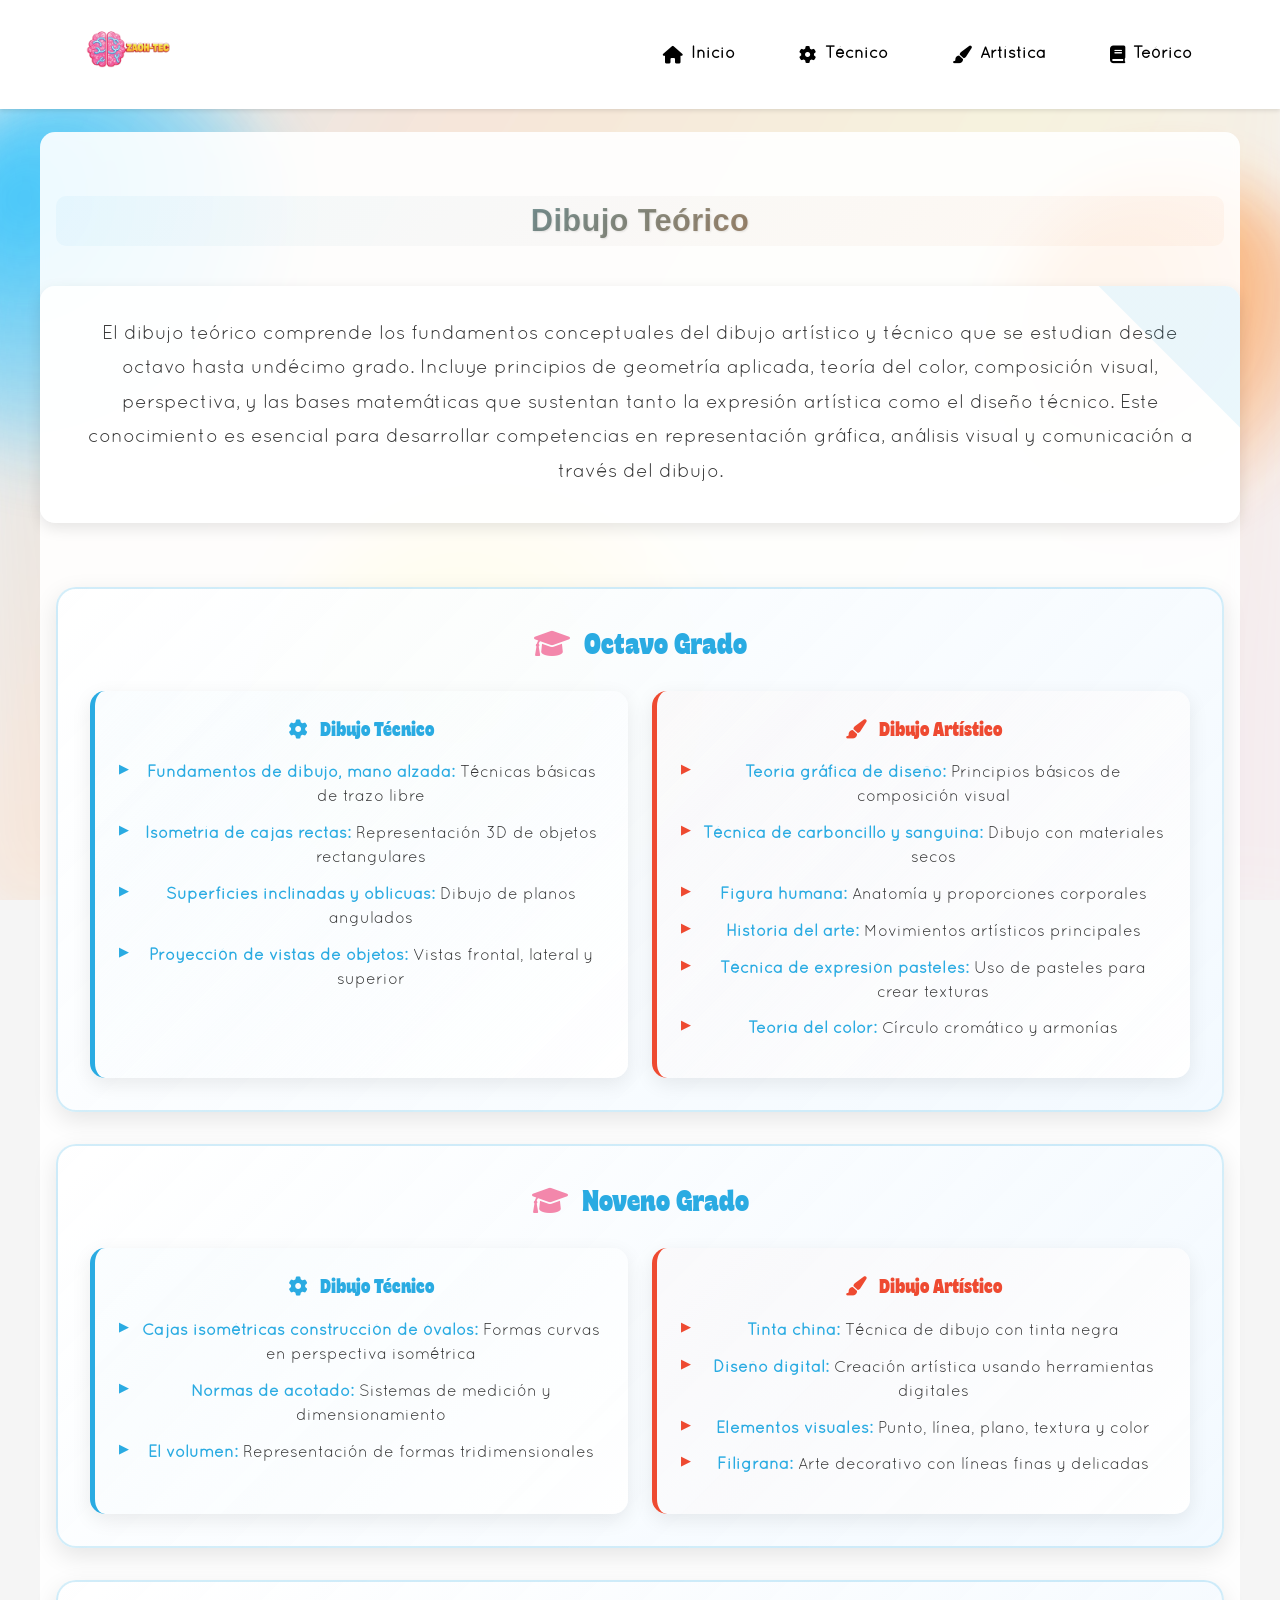
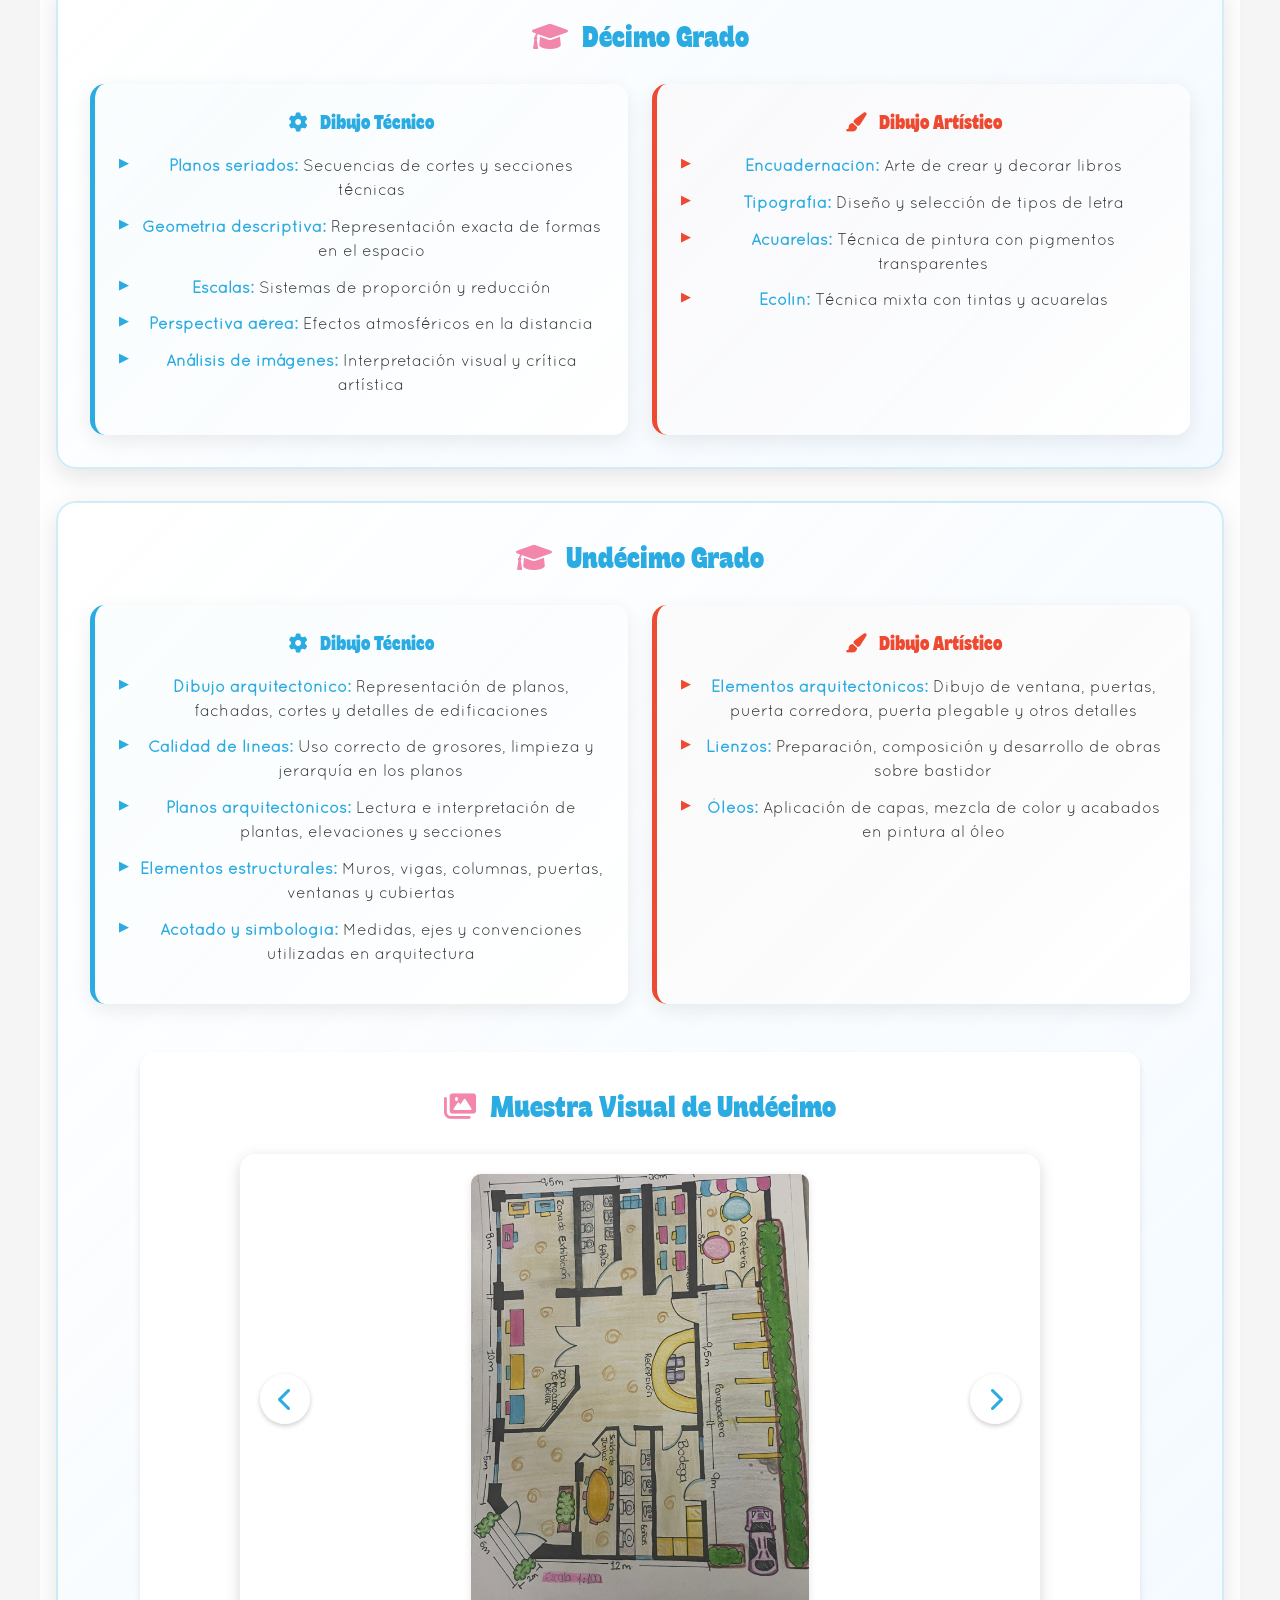
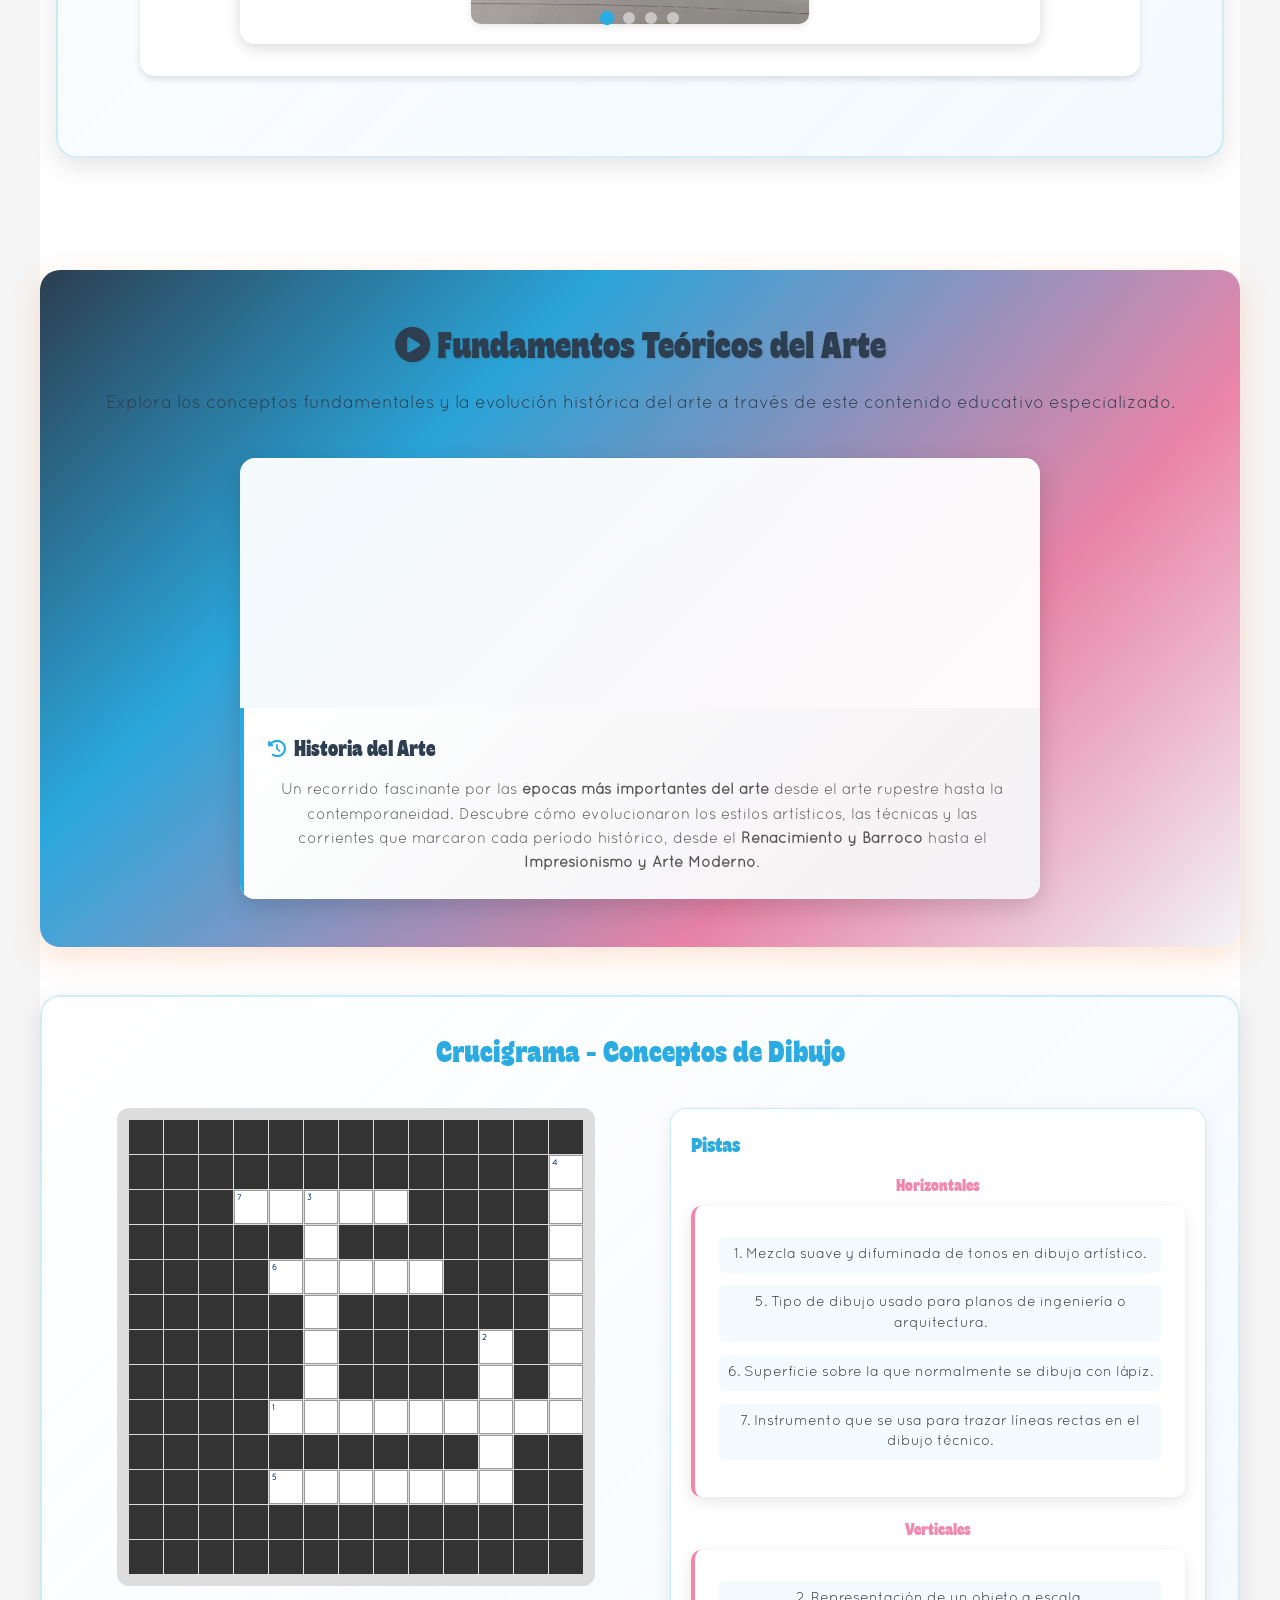
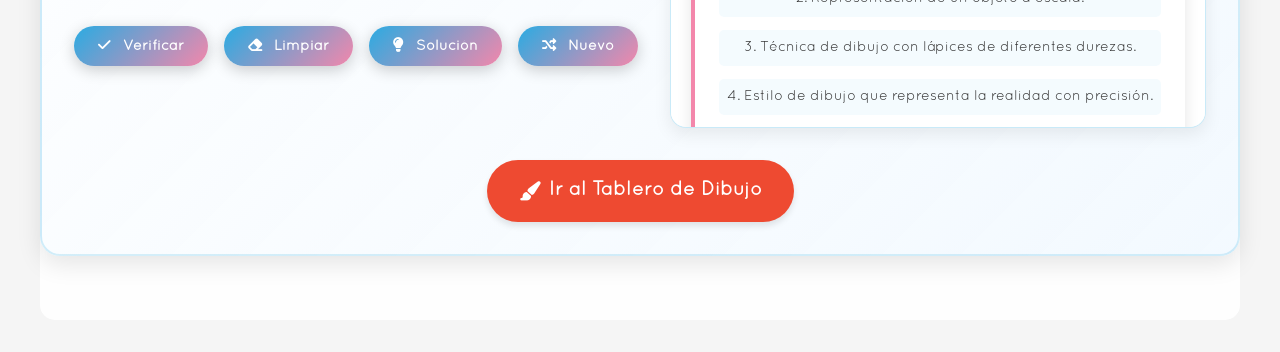
<file: teorico.html>
<!DOCTYPE html>
<html lang="es">
<head>
    <meta charset="UTF-8">
    <meta name="viewport" content="width=device-width, initial-scale=1.0, maximum-scale=5.0, user-scalable=yes">
    <meta name="theme-color" content="#6366f1">
    <meta name="apple-mobile-web-app-capable" content="yes">
    <meta name="apple-mobile-web-app-status-bar-style" content="default">
    <meta name="format-detection" content="telephone=no">
    <!-- Meta tags para control de cache -->
    <meta http-equiv="Cache-Control" content="no-cache, no-store, must-revalidate">
    <meta http-equiv="Pragma" content="no-cache">
    <meta http-equiv="Expires" content="0">
    <title>ZAOH-TEC - Dibujo Teórico</title>
    <link rel="icon" type="image/jpeg" href="assets/images/logo_zaoh_official.png">
    <link rel="shortcut icon" type="image/jpeg" href="assets/images/logo_zaoh_official.png">
    <link rel="apple-touch-icon" href="assets/images/logo_zaoh_official.png">
    <link rel="stylesheet" href="https://fonts.googleapis.com/css2?family=Quicksand:wght@300;400;500;600;700&display=swap">
    <link rel="stylesheet" href="https://cdnjs.cloudflare.com/ajax/libs/font-awesome/6.0.0/css/all.min.css">
    <link rel="stylesheet" href="css/styles.css?v=1.2.1">
    <link rel="stylesheet" href="css/drawing-board.css?v=1.2.1">
</head>
<body class="theoretical-page">
    <!-- Contenedor de fondo dinámico: gradientes y blobs interactivos -->
    <div class="background-container" aria-hidden="true">
        <div class="animated-gradient"></div>
        <div class="blobs">
            <div class="blob blob-1"></div>
            <div class="blob blob-2"></div>
            <div class="blob blob-3"></div>
        </div>
    </div>
    <header>
        <nav class="main-nav">
            <div class="nav-left">
                <a href="index.html">
                    <img src="assets/images/logo_zaoh_official.png" alt="ZAOH-TEC Logo" class="nav-logo">
                </a>
            </div>
            <button class="mobile-menu-toggle" aria-label="Abrir menú">
                <span class="hamburger-line"></span>
                <span class="hamburger-line"></span>
                <span class="hamburger-line"></span>
            </button>
            <ul class="nav-menu">
                <li><a href="index.html" class="nav-inicio"><i class="fas fa-home"></i> Inicio</a></li>
                <li><a href="tecnico.html" class="nav-tecnico"><i class="fas fa-cog"></i> Técnico</a></li>
                <li><a href="artistica.html" class="nav-artistica"><i class="fas fa-paint-brush"></i> Artística</a></li>
                <li><a href="teorico.html" class="nav-teorico active"><i class="fas fa-book"></i> Teórico</a></li>
            </ul>
        </nav>
    </header>

    <main>
        <section class="section-content">
            <h2 class="section-title">Dibujo Teórico</h2>
            
            <!-- Introducción al Dibujo Teórico -->
            <div class="intro-section">
                <p class="intro-text">
                    El dibujo teórico comprende los fundamentos conceptuales del dibujo artístico y técnico que se estudian desde octavo hasta undécimo grado. Incluye principios de geometría aplicada, teoría del color, composición visual, perspectiva, y las bases matemáticas que sustentan tanto la expresión artística como el diseño técnico. Este conocimiento es esencial para desarrollar competencias en representación gráfica, análisis visual y comunicación a través del dibujo.
                </p>
            </div>

            <!-- Contenido Teórico por Grados -->
            <div class="theoretical-content">
                
                <!-- Octavo Grado -->
                <div class="grade-section">
                    <h3><i class="fas fa-graduation-cap"></i> Octavo Grado</h3>
                    <div class="topics-grid">
                        <div class="topic-card technical">
                            <h4><i class="fas fa-cog"></i> Dibujo Técnico</h4>
                            <ul>
                                <li><strong>Fundamentos de dibujo, mano alzada:</strong> Técnicas básicas de trazo libre</li>
                                <li><strong>Isometría de cajas rectas:</strong> Representación 3D de objetos rectangulares</li>
                                <li><strong>Superficies inclinadas y oblicuas:</strong> Dibujo de planos angulados</li>
                                <li><strong>Proyección de vistas de objetos:</strong> Vistas frontal, lateral y superior</li>
                            </ul>
                        </div>
                        
                        <div class="topic-card artistic">
                            <h4><i class="fas fa-paint-brush"></i> Dibujo Artístico</h4>
                            <ul>
                                <li><strong>Teoría gráfica de diseño:</strong> Principios básicos de composición visual</li>
                                <li><strong>Técnica de carboncillo y sanguina:</strong> Dibujo con materiales secos</li>
                                <li><strong>Figura humana:</strong> Anatomía y proporciones corporales</li>
                                <li><strong>Historia del arte:</strong> Movimientos artísticos principales</li>
                                <li><strong>Técnica de expresión pasteles:</strong> Uso de pasteles para crear texturas</li>
                                <li><strong>Teoría del color:</strong> Círculo cromático y armonías</li>
                            </ul>
                        </div>
                    </div>
                </div>

                <!-- Noveno Grado -->
                <div class="grade-section">
                    <h3><i class="fas fa-graduation-cap"></i> Noveno Grado</h3>
                    <div class="topics-grid">
                        <div class="topic-card technical">
                            <h4><i class="fas fa-cog"></i> Dibujo Técnico</h4>
                            <ul>
                                <li><strong>Cajas isométricas construcción de óvalos:</strong> Formas curvas en perspectiva isométrica</li>
                                <li><strong>Normas de acotado:</strong> Sistemas de medición y dimensionamiento</li>
                                <li><strong>El volumen:</strong> Representación de formas tridimensionales</li>
                            </ul>
                        </div>
                        
                        <div class="topic-card artistic">
                            <h4><i class="fas fa-paint-brush"></i> Dibujo Artístico</h4>
                            <ul>
                                <li><strong>Tinta china:</strong> Técnica de dibujo con tinta negra</li>
                                <li><strong>Diseño digital:</strong> Creación artística usando herramientas digitales</li>
                                <li><strong>Elementos visuales:</strong> Punto, línea, plano, textura y color</li>
                                <li><strong>Filigrana:</strong> Arte decorativo con líneas finas y delicadas</li>
                            </ul>
                        </div>
                    </div>
                </div>

                <!-- Décimo Grado -->
                <div class="grade-section">
                    <h3><i class="fas fa-graduation-cap"></i> Décimo Grado</h3>
                    <div class="topics-grid">
                        <div class="topic-card technical">
                            <h4><i class="fas fa-cog"></i> Dibujo Técnico</h4>
                            <ul>
                                <li><strong>Planos seriados:</strong> Secuencias de cortes y secciones técnicas</li>
                                <li><strong>Geometría descriptiva:</strong> Representación exacta de formas en el espacio</li>
                                <li><strong>Escalas:</strong> Sistemas de proporción y reducción</li>
                                <li><strong>Perspectiva aérea:</strong> Efectos atmosféricos en la distancia</li>
                                <li><strong>Análisis de imágenes:</strong> Interpretación visual y crítica artística</li>
                            </ul>
                        </div>
                        
                        <div class="topic-card artistic">
                            <h4><i class="fas fa-paint-brush"></i> Dibujo Artístico</h4>
                            <ul>
                                <li><strong>Encuadernación:</strong> Arte de crear y decorar libros</li>
                                <li><strong>Tipografía:</strong> Diseño y selección de tipos de letra</li>
                                <li><strong>Acuarelas:</strong> Técnica de pintura con pigmentos transparentes</li>
                                <li><strong>Ecolín:</strong> Técnica mixta con tintas y acuarelas</li>
                            </ul>
                        </div>
                    </div>
                </div>

                <!-- Undécimo Grado -->
                <div class="grade-section">
                    <h3><i class="fas fa-graduation-cap"></i> Undécimo Grado</h3>
                    <div class="topics-grid">
                        <div class="topic-card technical">
                            <h4><i class="fas fa-cog"></i> Dibujo Técnico</h4>
                            <ul>
                                <li><strong>Dibujo arquitectónico:</strong> Representación de planos, fachadas, cortes y detalles de edificaciones</li>
                                <li><strong>Calidad de líneas:</strong> Uso correcto de grosores, limpieza y jerarquía en los planos</li>
                                <li><strong>Planos arquitectónicos:</strong> Lectura e interpretación de plantas, elevaciones y secciones</li>
                                <li><strong>Elementos estructurales:</strong> Muros, vigas, columnas, puertas, ventanas y cubiertas</li>
                                <li><strong>Acotado y simbología:</strong> Medidas, ejes y convenciones utilizadas en arquitectura</li>
                            </ul>
                        </div>

                        <div class="topic-card artistic">
                            <h4><i class="fas fa-paint-brush"></i> Dibujo Artístico</h4>
                            <ul>
                                <li><strong>Elementos arquitectónicos:</strong> Dibujo de ventana, puertas, puerta corredora, puerta plegable y otros detalles</li>
                                <li><strong>Lienzos:</strong> Preparación, composición y desarrollo de obras sobre bastidor</li>
                                <li><strong>Óleos:</strong> Aplicación de capas, mezcla de color y acabados en pintura al óleo</li>
                            </ul>
                        </div>
                    </div>

                    <div class="gallery-section">
                        <h3><i class="fas fa-images"></i> Muestra Visual de Undécimo</h3>
                        <div class="carousel-container">
                            <div class="carousel-wrapper">
                                <div class="carousel-slide">
                                    <img src="assets/images/UndecimoImage.jpg" alt="Undécimo Imagen 1" class="carousel-img">
                                </div>
                                <div class="carousel-slide">
                                    <img src="assets/images/UndecimoImage2.jpg" alt="Undécimo Imagen 2" class="carousel-img">
                                </div>
                                <div class="carousel-slide">
                                    <img src="assets/images/UndecimoImage3.jpg" alt="Undécimo Imagen 3" class="carousel-img">
                                </div>
                                <div class="carousel-slide">
                                    <img src="assets/images/UndecimoImage4.jpg" alt="Undécimo Imagen 4" class="carousel-img">
                                </div>
                            </div>
                            <button class="carousel-button prev" aria-label="Imagen anterior">
                                <i class="fas fa-chevron-left"></i>
                            </button>
                            <button class="carousel-button next" aria-label="Imagen siguiente">
                                <i class="fas fa-chevron-right"></i>
                            </button>
                            <div class="carousel-dots"></div>
                        </div>
                    </div>
                </div>
            </div>

            <!-- Sección de Video Teórico -->
            <div class="videos-section theoretical-videos">
                <h3><i class="fas fa-play-circle"></i> Fundamentos Teóricos del Arte</h3>
                <p class="videos-intro">Explora los conceptos fundamentales y la evolución histórica del arte a través de este contenido educativo especializado.</p>
                
                <div class="videos-grid">
                    <div class="video-card">
                        <div class="video-wrapper">
                            <iframe src="https://www.youtube.com/embed/rUHxLrZwSIY" 
                                    title="Historia del Arte en 10 Minutos" 
                                    frameborder="0" 
                                    allow="accelerometer; autoplay; clipboard-write; encrypted-media; gyroscope; picture-in-picture; web-share" 
                                    allowfullscreen>
                            </iframe>
                        </div>
                        <div class="video-info">
                            <h4><i class="fas fa-history"></i> Historia del Arte</h4>
                            <p>Un recorrido fascinante por las <strong>épocas más importantes del arte</strong> desde el arte rupestre hasta la contemporaneidad. Descubre cómo evolucionaron los estilos artísticos, las técnicas y las corrientes que marcaron cada período histórico, desde el <strong>Renacimiento y Barroco</strong> hasta el <strong>Impresionismo y Arte Moderno</strong>.</p>
                        </div>
                    </div>
                </div>
            </div>

            <!-- Crucigrama -->
            <div class="crossword-section">
                <h3>Crucigrama - Conceptos de Dibujo</h3>
                <div class="crossword-layout">
                    <div class="crossword-grid-wrapper">
                        <div class="crossword-grid" id="crossword-grid"></div>
                        <div class="crossword-controls">
                            <button id="check-crossword" class="crossword-btn">
                                <i class="fas fa-check"></i> Verificar
                            </button>
                            <button id="clear-crossword" class="crossword-btn">
                                <i class="fas fa-eraser"></i> Limpiar
                            </button>
                            <button id="show-solution" class="crossword-btn">
                                <i class="fas fa-lightbulb"></i> Solución
                            </button>
                            <button id="regen-crossword" class="crossword-btn">
                                <i class="fas fa-random"></i> Nuevo
                            </button>
                        </div>
                        <div id="crossword-result" class="crossword-result" style="display:none;"></div>
                    </div>
                    <aside class="crossword-clues-side">
                        <h4>Pistas</h4>
                        <div class="clues-block">
                            <h5>Horizontales</h5>
                            <div class="clues-list" id="horizontal-clues"></div>
                        </div>
                        <div class="clues-block">
                            <h5>Verticales</h5>
                            <div class="clues-list" id="vertical-clues"></div>
                        </div>
                    </aside>
                </div>
                
                <!-- Botón para ir al tablero de dibujo -->
                <div class="drawing-board-link-container" style="text-align: center; margin-top: 2rem;">
                    <a href="tablero.html" class="drawing-board-link btn-primary" style="display: inline-flex; align-items: center; gap: 0.5rem; font-size: 1.2rem; padding: 1rem 2rem;">
                        <i class="fas fa-paint-brush"></i>
                        Ir al Tablero de Dibujo
                    </a>
                </div>
            </div>


        </section>
    </main>

    <footer>
    </footer>

    <script src="js/main.js?v=1.2.1"></script>
    <script src="js/drawing-board.js?v=1.2.1"></script>
    <script>
        document.addEventListener('DOMContentLoaded', () => {
            const canvas = document.getElementById('drawing-canvas');
            if (canvas) {
                const drawingBoard = new DrawingBoard('drawing-canvas');

                // Tool selection
                const toolButtons = document.querySelectorAll('.tool-btn');
                toolButtons.forEach(button => {
                    button.addEventListener('click', () => {
                        toolButtons.forEach(btn => btn.classList.remove('active'));
                        button.classList.add('active');
                        drawingBoard.setTool(button.dataset.tool);
                    });
                });

                // Color picker
                const colorPicker = document.getElementById('color-picker');
                colorPicker.addEventListener('input', (e) => {
                    drawingBoard.setColor(e.target.value);
                });

                // Line width
                const lineWidth = document.getElementById('line-width');
                lineWidth.addEventListener('input', (e) => {
                    drawingBoard.setLineWidth(e.target.value);
                });

                // Clear button
                const clearButton = document.querySelector('.drawing-board-btn.clear');
                clearButton.addEventListener('click', () => {
                    if (confirm('¿Estás seguro de que quieres borrar todo el dibujo?')) {
                        drawingBoard.clear();
                    }
                });

                // Resize handling
                window.addEventListener('resize', () => {
                    canvas.width = canvas.offsetWidth;
                    canvas.height = canvas.offsetHeight;
                });
            }
        });
    </script>
</body>
</html>
</file>
<file: css/styles.css>
@font-face {
    font-family: 'FREITAG TRIAL HEAVY';
    src: url('../assets/fonts/Freitag-Heavy-trial.ttf') format('truetype');
}

@font-face {
    font-family: 'Quicksand Book';
    src: url('../assets/fonts/Quicksand_Book.otf') format('opentype');
}

:root {
    --color-red: #EE4A31;
    --color-orange: #F37423;
    --color-yellow: #FDDB33;
    --color-pink: #F387AB;
    --color-blue: #2AABE2;
    --primary-color: #2AABE2;
    --secondary-color: #F37423;
    --accent-color: #EE4A31;
    --info-color: #6366f1;
}

/* FORZAR COLOR NEGRO EN MENÚ DE NAVEGACIÓN SOLO EN ESCRITORIO */
@media (min-width: 769px) {
    nav .nav-menu a,
    .nav-menu a,
    .main-nav .nav-menu a,
    a.nav-inicio,
    a.nav-tecnico,
    a.nav-artistica,
    a.nav-teorico {
        color: #000000 !important;
        font-weight: 700 !important;
    }
}

/* FORZAR COLOR NEGRO EN HAMBURGER MENU - MÁXIMA PRIORIDAD */
.hamburger-line {
    background-color: #000000 !important;
}

.mobile-menu-toggle .hamburger-line {
    background-color: #000000 !important;
}

.mobile-menu-toggle.active .hamburger-line {
    background-color: #000000 !important;
}

* {
    margin: 0;
    padding: 0;
    box-sizing: border-box;
}

body {
    font-family: 'Quicksand Book', sans-serif;
    line-height: 1.6;
    background-color: #f5f5f5;
    font-weight: 400;
    position: relative;
}

/* Background dynamic container */
.background-container {
    position: fixed;
    inset: 0;
    pointer-events: none;
    z-index: -2;
    overflow: hidden;
}

.animated-gradient {
    position: absolute;
    inset: 0;
    background: linear-gradient(120deg, rgba(42,171,226,0.15), rgba(243,116,35,0.12) 30%, rgba(253,219,51,0.10) 60%, rgba(243,135,171,0.08) 90%);
    filter: blur(40px) saturate(120%);
    transform: translate3d(var(--bg-x,0px), var(--bg-y,0px), 0) scale(1.05);
    transition: transform 0.12s linear;
    animation: gradientShift 12s ease-in-out infinite;
}

@keyframes gradientShift {
    0% { transform: translate3d(0px,0px,0) scale(1.03) rotate(0deg); }
    25% { transform: translate3d(-20px,10px,0) scale(1.05) rotate(2deg); }
    50% { transform: translate3d(0px,20px,0) scale(1.06) rotate(0deg); }
    75% { transform: translate3d(20px,10px,0) scale(1.05) rotate(-2deg); }
    100% { transform: translate3d(0px,0px,0) scale(1.03) rotate(0deg); }
}

.blobs {
    position: absolute;
    inset: 0;
    mix-blend-mode: screen;
}

.blob {
    position: absolute;
    border-radius: 50%;
    filter: blur(30px) saturate(140%);
    opacity: 0.9;
    transform: translate3d(var(--tx,0px), var(--ty,0px), 0) scale(var(--s,1));
    transition: transform 0.12s linear;
}

.blob-1 {
    width: 420px;
    height: 420px;
    left: -8%;
    top: 8%;
    background: radial-gradient(circle at 30% 30%, rgba(42,171,226,0.85), rgba(42,171,226,0.35) 50%, transparent 70%);
    animation: floatBlob 10s ease-in-out infinite;
}

.blob-2 {
    width: 360px;
    height: 360px;
    right: -6%;
    top: 20%;
    background: radial-gradient(circle at 30% 30%, rgba(243,116,35,0.85), rgba(243,116,35,0.35) 50%, transparent 70%);
    animation: floatBlob 12s ease-in-out infinite alternate;
}

.blob-3 {
    width: 500px;
    height: 500px;
    left: 20%;
    bottom: -10%;
    background: radial-gradient(circle at 40% 40%, rgba(253,219,51,0.85), rgba(253,219,51,0.35) 45%, transparent 70%);
    animation: floatBlob 14s ease-in-out infinite;
}

@keyframes floatBlob {
    0% { transform: translate3d(0,0,0) scale(1); }
    50% { transform: translate3d(12px,-18px,0) scale(1.05); }
    100% { transform: translate3d(0,0,0) scale(1); }
}

/* Respect user preference for reduced motion */
@media (prefers-reduced-motion: reduce) {
    .animated-gradient,
    .blob {
        animation: none !important;
        transition: none !important;
    }
}

/* ===============================================
   TARJETAS DE NAVEGACIÓN - SECCIONES PRINCIPALES
   =============================================== */

.navigation-cards {
    padding: 80px 0;
    background: transparent;
    position: relative;
    z-index: 10;
}

.navigation-cards .section-title {
    font-size: 3rem;
    font-weight: 900;
    margin-bottom: 20px;
}

.navigation-cards .section-subtitle {
    text-align: center;
    font-size: 1.2rem;
    color: #F37423 !important;
    margin-bottom: 60px;
    font-weight: 300;
    font-family: 'FREITAG TRIAL HEAVY', sans-serif;
}

.nav-cards-grid {
    display: grid;
    grid-template-columns: repeat(auto-fit, minmax(350px, 1fr));
    gap: 40px;
    max-width: 1200px;
    margin: 0 auto;
}

/* Carrusel móvil de tarjetas (solo se activa en <=768px) */
.nav-cards-carousel { position: relative; width: 100%; }
.nav-cards-nav { display: none; }


.nav-card {
    border-radius: 20px;
    padding: 40px 30px;
    position: relative;
    overflow: hidden;
    transition: all 0.4s cubic-bezier(0.4, 0, 0.2, 1);
    box-shadow: 0 10px 40px rgba(0, 0, 0, 0.1);
    border: 2px solid transparent;
    text-decoration: none;
    display: block;
}

.nav-card-technical {
    background: linear-gradient(135deg, rgba(238, 74, 49, 0.95), rgba(243, 116, 35, 0.90));
    color: white;
}

.nav-card-artistic {
    background: linear-gradient(135deg, rgba(243, 135, 171, 0.95), rgba(238, 74, 49, 0.90));
    color: white;
}

.nav-card-theory {
    background: linear-gradient(135deg, rgba(42, 171, 226, 0.95), rgba(243, 135, 171, 0.90));
    color: white;
}

.nav-card::before {
    content: '';
    position: absolute;
    top: 0;
    left: 0;
    right: 0;
    height: 5px;
    background: linear-gradient(90deg, var(--primary-color), var(--secondary-color));
    transition: height 0.3s ease;
}

.nav-card:hover {
    transform: translateY(-10px);
    box-shadow: 0 20px 60px rgba(0, 0, 0, 0.15);
    border-color: var(--primary-color);
}

.nav-card:hover::before {
    height: 8px;
}

.nav-card-content {
    margin-bottom: 30px;
}

.nav-card-icon {
    width: 70px;
    height: 70px;
    border-radius: 18px;
    display: flex;
    align-items: center;
    justify-content: center;
    margin-bottom: 25px;
    position: relative;
    transition: transform 0.3s ease;
}

.nav-card:hover .nav-card-icon {
    transform: scale(1.1);
}

.nav-card-technical .nav-card-icon {
    background: linear-gradient(135deg, var(--primary-color), var(--secondary-color));
}

.nav-card-artistic .nav-card-icon {
    background: linear-gradient(135deg, var(--accent-color), var(--primary-color));
}

.nav-card-theory .nav-card-icon {
    background: linear-gradient(135deg, var(--info-color), var(--accent-color));
}

.nav-card-icon i {
    font-size: 2rem;
    color: white;
}

.nav-card h3 {
    font-size: 1.5rem;
    font-weight: 700;
    color: white;
    margin-bottom: 15px;
}

.nav-card p {
    color: rgba(255, 255, 255, 0.9);
    line-height: 1.6;
    margin-bottom: 25px;
}

.nav-card-features {
    display: flex;
    flex-wrap: wrap;
    gap: 10px;
    margin-bottom: 10px;
}

.feature-tag {
    background: rgba(255, 255, 255, 0.2);
    color: white;
    padding: 6px 12px;
    border-radius: 20px;
    font-size: 0.85rem;
    font-weight: 500;
    border: 1px solid rgba(255, 255, 255, 0.3);
}

.nav-card-artistic .feature-tag {
    background: rgba(255, 255, 255, 0.2);
    color: white;
    border: 1px solid rgba(255, 255, 255, 0.3);
}

.nav-card-theory .feature-tag {
    background: rgba(255, 255, 255, 0.2);
    color: white;
    border: 1px solid rgba(255, 255, 255, 0.3);
}

.nav-card-button {
    display: flex;
    align-items: center;
    justify-content: center;
    gap: 12px;
    padding: 15px 30px;
    border-radius: 12px;
    font-weight: 600;
    font-size: 1.1rem;
    transition: all 0.3s ease;
    position: relative;
    overflow: hidden;
    width: 100%;
    pointer-events: none;
}

.nav-card-technical .nav-card-button {
    background: rgba(255, 255, 255, 0.2);
    color: white;
    border: 2px solid rgba(255, 255, 255, 0.3);
}

.nav-card-artistic .nav-card-button {
    background: rgba(255, 255, 255, 0.2);
    color: white;
    border: 2px solid rgba(255, 255, 255, 0.3);
}

.nav-card-theory .nav-card-button {
    background: rgba(255, 255, 255, 0.2);
    color: white;
    border: 2px solid rgba(255, 255, 255, 0.3);
}

.nav-card-button:hover {
    transform: translateY(-2px);
    box-shadow: 0 8px 25px rgba(0, 0, 0, 0.2);
    background: rgba(255, 255, 255, 0.3) !important;
    border-color: rgba(255, 255, 255, 0.5) !important;
}

.nav-card-button::before {
    content: '';
    position: absolute;
    top: 0;
    left: -100%;
    width: 100%;
    height: 100%;
    background: linear-gradient(90deg, transparent, rgba(255, 255, 255, 0.2), transparent);
    transition: left 0.5s;
}

.nav-card-button:hover::before {
    left: 100%;
}

.nav-card-button i {
    transition: transform 0.3s ease;
}

.nav-card-button:hover i {
    transform: translateX(5px);
}

/* Animaciones de entrada */
.nav-card {
    animation: slideInUp 0.6s ease forwards;
    opacity: 0;
    transform: translateY(50px);
}

.nav-card:nth-child(1) { animation-delay: 0.1s; }
.nav-card:nth-child(2) { animation-delay: 0.2s; }
.nav-card:nth-child(3) { animation-delay: 0.3s; }

@keyframes slideInUp {
    to {
        opacity: 1;
        transform: translateY(0);
    }
}

/* Elementos decorativos de fondo para cada nav-card */
.nav-card-technical::after {
    content: '';
    position: absolute;
    top: 15px;
    right: 15px;
    width: 80px;
    height: 80px;
    opacity: 0.15;
    background: url("data:image/svg+xml,%3Csvg viewBox='0 0 100 100' xmlns='http://www.w3.org/2000/svg'%3E%3Ccircle cx='50' cy='25' r='4' fill='white'/%3E%3Cline x1='50' y1='29' x2='50' y2='75' stroke='white' stroke-width='2'/%3E%3Cline x1='50' y1='29' x2='30' y2='65' stroke='white' stroke-width='2'/%3E%3Ccircle cx='30' cy='65' r='3' fill='white'/%3E%3Cline x1='15' y1='85' x2='85' y2='85' stroke='white' stroke-width='1' opacity='0.5'/%3E%3Cline x1='20' y1='75' x2='80' y2='75' stroke='white' stroke-width='1' opacity='0.3'/%3E%3C/svg%3E") no-repeat center;
    background-size: contain;
    animation: rotate360 25s linear infinite;
}

.nav-card-artistic::after {
    content: '';
    position: absolute;
    top: 15px;
    right: 15px;
    width: 80px;
    height: 80px;
    opacity: 0.15;
    background: url("data:image/svg+xml,%3Csvg viewBox='0 0 100 100' xmlns='http://www.w3.org/2000/svg'%3E%3Cpath d='M20,80 Q30,20 50,40 Q70,60 80,20' stroke='white' stroke-width='3' fill='none'/%3E%3Ccircle cx='15' cy='85' r='6' fill='white' opacity='0.7'/%3E%3Ccircle cx='85' cy='25' r='4' fill='white' opacity='0.5'/%3E%3Cpath d='M10,75 L25,85 L15,90 Z' fill='white' opacity='0.6'/%3E%3Cline x1='75' y1='15' x2='85' y2='25' stroke='white' stroke-width='2'/%3E%3C/svg%3E") no-repeat center;
    background-size: contain;
    animation: float 6s ease-in-out infinite;
}

.nav-card-theory::after {
    content: '';
    position: absolute;
    top: 15px;
    right: 15px;
    width: 80px;
    height: 80px;
    opacity: 0.15;
    background: url("data:image/svg+xml,%3Csvg viewBox='0 0 100 100' xmlns='http://www.w3.org/2000/svg'%3E%3Crect x='25' y='20' width='50' height='60' rx='3' stroke='white' stroke-width='2' fill='none'/%3E%3Cline x1='35' y1='30' x2='65' y2='30' stroke='white' stroke-width='1.5'/%3E%3Cline x1='35' y1='40' x2='65' y2='40' stroke='white' stroke-width='1.5'/%3E%3Cline x1='35' y1='50' x2='60' y2='50' stroke='white' stroke-width='1.5'/%3E%3Cline x1='35' y1='60' x2='55' y2='60' stroke='white' stroke-width='1.5'/%3E%3Cline x1='35' y1='70' x2='50' y2='70' stroke='white' stroke-width='1.5'/%3E%3Ccircle cx='20' cy='15' r='2' fill='white' opacity='0.7'/%3E%3Ccircle cx='80' cy='25' r='1.5' fill='white' opacity='0.5'/%3E%3Ccircle cx='15' cy='75' r='1.5' fill='white' opacity='0.6'/%3E%3C/svg%3E") no-repeat center;
    background-size: contain;
    animation: pulse 4s ease-in-out infinite;
}

@keyframes rotate360 {
    from { transform: rotate(0deg); }
    to { transform: rotate(360deg); }
}

@keyframes float {
    0%, 100% { transform: translateY(0px); }
    50% { transform: translateY(-10px); }
}

@keyframes pulse {
    0%, 100% { transform: scale(1); opacity: 0.15; }
    50% { transform: scale(1.05); opacity: 0.25; }
}

/* Responsive principal (limpio) */
@media (max-width: 1024px) {
    .nav-cards-grid {
        grid-template-columns: repeat(auto-fit, minmax(300px, 1fr));
        gap: 32px;
    }
    .hero-title { font-size: clamp(2.8rem, 5vw, 3.5rem); }
}

@media (max-width: 768px) {
    body { padding-top: env(safe-area-inset-top); }
    .nav-cards-grid {
        grid-template-columns: repeat(auto-fit, minmax(260px, 1fr));
        gap: 28px;
        padding: 0 18px;
    }
    .nav-card { padding: 32px 26px; }
    .nav-card h3 { font-size: clamp(1.2rem, 2.8vw, 1.4rem); }
    .nav-card p { font-size: clamp(0.9rem, 2.2vw, 1.05rem); }
    .feature-tag { font-size: 0.7rem; }
    .hero-logo { width: clamp(220px, 55vw, 340px); }
    .hero-title { font-size: clamp(2.2rem, 6vw, 2.8rem); }
    .hero-text { font-size: clamp(1.2rem, 4.2vw, 1.6rem); }
    .hero-description { font-size: clamp(1rem, 2.8vw, 1.15rem); padding: 0 4px; }
    .hero-buttons { flex-direction: column; gap: 0.8rem; }

    /* Activar carrusel horizontal para móviles */
    .nav-cards-grid[data-slider] {
        display: flex;
        overflow-x: auto;
        -webkit-overflow-scrolling: touch;
        scroll-snap-type: x mandatory;
        gap: 18px;
        padding: 0 16px 10px;
        scroll-padding-left: 16px;
        scrollbar-width: none; /* Firefox */
    }
    .nav-cards-grid[data-slider]::-webkit-scrollbar { display: none; }
    .nav-cards-grid[data-slider] .nav-card {
        flex: 0 0 85%;
        scroll-snap-align: start;
        scroll-snap-stop: always;
        min-height: 100%;
    }
    .nav-cards-carousel .nav-cards-nav {
        display: flex;
        position: absolute;
        top: 50%;
        transform: translateY(-50%);
        background: rgba(0,0,0,0.35);
        backdrop-filter: blur(4px);
        width: 40px;
        height: 40px;
        border-radius: 50%;
        border: none;
        color: #fff;
        font-size: 1.4rem;
        align-items: center;
        justify-content: center;
        cursor: pointer;
        transition: background .3s ease, opacity .3s ease;
        z-index: 5;
    }
    .nav-cards-carousel .nav-cards-nav:hover { background: rgba(0,0,0,0.55); }
    .nav-cards-carousel .nav-cards-nav.prev { left: 6px; }
    .nav-cards-carousel .nav-cards-nav.next { right: 6px; }
    .nav-cards-carousel .nav-cards-nav[disabled],
    .nav-cards-carousel .nav-cards-nav[aria-disabled="true"] { opacity: 0.35; cursor: default; }
}

@media (max-width: 520px) {
    .nav-cards-grid { grid-template-columns: 1fr; gap: 22px; }
    .nav-card { padding: 28px 22px; }
    .nav-card h3 { font-size: 1.25rem; }
    .hero-title { font-size: clamp(1.9rem, 8vw, 2.3rem); }
    .hero-text { font-size: clamp(1.05rem, 5.2vw, 1.3rem); }
    .hero-description { font-size: 0.95rem; }
}

@media (max-width: 380px) {
    .nav-card { padding: 24px 18px; }
    .nav-card h3 { font-size: 1.1rem; }
    .nav-card p { font-size: 0.85rem; }
    .hero-title { font-size: clamp(1.6rem, 9vw, 2rem); }
    .hero-text { font-size: 1rem; }
}

@media (max-width: 480px) {
    .navigation-cards {
        padding: 60px 0;
    }
    
    .nav-card {
        padding: 25px 20px;
    }
    
    /* Asegurar que mantenga estilos en móviles pequeños */
    .nav-cards-grid {
        grid-template-columns: 1fr;
        gap: 15px;
        padding: 0 10px;
    }
    
    .nav-card h3 {
        font-size: 1.2rem;
    }
    
    .nav-card p {
        font-size: 0.9rem;
    }
}

/* ===============================================
   JUEGOS DE VISTAS TÉCNICAS
   =============================================== */

.gallery-section .game-description {
    text-align: center;
    font-size: 1.1rem;
    color: rgba(255, 255, 255, 0.9);
    margin-bottom: 40px;
    font-weight: 300;
}

.games-grid {
    display: grid;
    grid-template-columns: 1fr 1fr;
    gap: 30px;
    max-width: 1400px;
    margin: 0 auto;
}

.view-game {
    background: rgba(255, 255, 255, 0.95);
    border-radius: 15px;
    padding: 20px;
    box-shadow: 0 8px 25px rgba(0, 0, 0, 0.1);
    border: 2px solid transparent;
    transition: all 0.3s ease;
}

.view-game:hover {
    transform: translateY(-5px);
    box-shadow: 0 15px 50px rgba(0, 0, 0, 0.15);
    border-color: var(--primary-color);
}

.game-header {
    display: flex;
    justify-content: space-between;
    align-items: center;
    margin-bottom: 25px;
    padding-bottom: 15px;
    border-bottom: 2px solid #f0f0f0;
}

.game-header h4 {
    font-size: 1.4rem;
    color: var(--primary-color);
    margin: 0;
}

.game-status .score {
    background: linear-gradient(135deg, var(--primary-color), var(--secondary-color));
    color: white;
    padding: 8px 16px;
    border-radius: 20px;
    font-weight: 600;
    font-size: 0.9rem;
}

.question-view h5 {
    font-size: 1.2rem;
    color: #333;
    text-align: center;
    margin-bottom: 20px;
}

.main-view {
    display: flex;
    justify-content: center;
    margin: 25px 0;
}

.axonometric-view, .dihedral-view {
    background: #f8f9fa;
    border: 3px solid #e9ecef;
    border-radius: 12px;
    padding: 20px;
    display: flex;
    align-items: center;
    justify-content: center;
    min-height: 120px;
    transition: all 0.3s ease;
}

.axonometric-view {
    min-width: 200px;
    background: linear-gradient(135deg, #f8f9fa, #e9ecef);
}

.placeholder-3d, .placeholder-2d {
    display: flex;
    flex-direction: column;
    align-items: center;
    gap: 10px;
    color: var(--primary-color);
}

.placeholder-3d i, .placeholder-2d i {
    font-size: 3rem;
}

.placeholder-3d span, .placeholder-2d span {
    font-weight: 600;
    font-size: 0.9rem;
}

/* Estilos para las imágenes de las vistas */
.view-image {
    width: 100%;
    height: 100%;
    object-fit: contain;
    border-radius: 8px;
    max-height: 150px;
}

.axonometric-view .view-image {
    max-height: 180px;
}

.dihedral-view .view-image {
    max-height: 80px;
}

.instruction {
    text-align: center;
    color: #666;
    font-weight: 500;
    margin: 20px 0 15px;
}

.options-grid {
    display: grid;
    grid-template-columns: repeat(3, 1fr);
    gap: 20px;
    margin: 25px 0;
}

.option-view {
    cursor: pointer;
    transition: all 0.3s ease;
    border-radius: 12px;
    overflow: hidden;
    position: relative;
}

.option-view:hover {
    transform: translateY(-3px);
    box-shadow: 0 5px 20px rgba(0, 0, 0, 0.1);
}

.view-label {
    background: var(--primary-color);
    color: white;
    text-align: center;
    padding: 8px;
    font-weight: 600;
    font-size: 0.9rem;
}

.dihedral-view {
    min-height: 100px;
    background: #f1f3f4;
    border: 2px solid #dee2e6;
    border-top: none;
}

.option-view.selected {
    border: 3px solid var(--primary-color);
    transform: translateY(-5px);
}

.option-view.correct {
    border: 3px solid #28a745;
    background: rgba(40, 167, 69, 0.1);
}

.option-view.correct .view-label {
    background: #28a745;
}

.option-view.incorrect {
    border: 3px solid #dc3545;
    background: rgba(220, 53, 69, 0.1);
}

.option-view.incorrect .view-label {
    background: #dc3545;
}

.game-result {
    text-align: center;
    padding: 20px;
    border-radius: 12px;
    margin-top: 20px;
}

.game-result.correct {
    background: rgba(40, 167, 69, 0.1);
    border: 2px solid #28a745;
}

.game-result.incorrect {
    background: rgba(220, 53, 69, 0.1);
    border: 2px solid #dc3545;
}

.result-message {
    font-size: 1.1rem;
    font-weight: 600;
    margin-bottom: 15px;
}

.game-result.correct .result-message {
    color: #28a745;
}

.game-result.incorrect .result-message {
    color: #dc3545;
}

.retry-btn {
    background: linear-gradient(135deg, var(--secondary-color), var(--primary-color));
    color: white;
    border: none;
    padding: 12px 24px;
    border-radius: 25px;
    font-weight: 600;
    cursor: pointer;
    transition: all 0.3s ease;
    display: inline-flex;
    align-items: center;
    gap: 8px;
}

.retry-btn:hover {
    transform: translateY(-2px);
    box-shadow: 0 5px 15px rgba(0, 0, 0, 0.2);
}

/* Resumen de puntuación */
.overall-score {
    background: rgba(255, 255, 255, 0.95);
    border-radius: 20px;
    padding: 30px;
    margin-top: 40px;
    text-align: center;
    box-shadow: 0 10px 40px rgba(0, 0, 0, 0.1);
}

.overall-score h4 {
    color: var(--primary-color);
    margin-bottom: 20px;
}

.progress-bar {
    width: 100%;
    height: 12px;
    background: #e9ecef;
    border-radius: 6px;
    overflow: hidden;
    margin-bottom: 20px;
}

.progress-fill {
    height: 100%;
    background: linear-gradient(90deg, var(--primary-color), var(--secondary-color));
    width: 0%;
    transition: width 0.5s ease;
}

.score-summary {
    display: flex;
    justify-content: space-around;
    flex-wrap: wrap;
    gap: 20px;
}

.score-summary span {
    font-size: 1.1rem;
    color: #333;
}

.restart-test-container {
    margin-top: 25px;
    text-align: center;
}

.restart-test-button {
    background: linear-gradient(135deg, #e74c3c, #c0392b);
    color: white;
    border: none;
    padding: 15px 30px;
    border-radius: 25px;
    font-size: 1.1rem;
    font-weight: 600;
    cursor: pointer;
    transition: all 0.3s ease;
    box-shadow: 0 4px 15px rgba(231, 76, 60, 0.2);
}

.restart-test-button:hover {
    background: linear-gradient(135deg, #c0392b, #a93226);
    transform: translateY(-2px);
    box-shadow: 0 6px 20px rgba(231, 76, 60, 0.4);
}

.restart-test-button i {
    margin-right: 8px;
}

/* Responsive para juegos */
@media (max-width: 768px) {
    .games-grid {
        grid-template-columns: 1fr;
        gap: 30px;
    }
    
    .view-game {
        padding: 25px 20px;
    }
    
    .options-grid {
        grid-template-columns: 1fr;
        gap: 15px;
    }
    
    .game-header {
        flex-direction: column;
        gap: 15px;
        text-align: center;
    }
    
    .axonometric-view {
        min-width: 180px;
    }
}

@media (max-width: 480px) {
    .games-grid {
        padding: 0 10px;
    }
    
    .view-game {
        padding: 20px 15px;
    }
    
    .placeholder-3d i, .placeholder-2d i {
        font-size: 2rem;
    }
    
    .score-summary {
        flex-direction: column;
        gap: 10px;
    }
}







/* Prisma Rectangular */
.prism {
    width: 80px;
    height: 120px;
    left: 15%;
    top: 200px;
    transform-style: preserve-3d;
    animation: rotatePrism 25s infinite linear;
}

.prism .face {
    position: absolute;
    background: rgba(238, 74, 49, 0.15);
    border: 2px solid rgba(238, 74, 49, 0.8);
    box-shadow: 0 0 15px rgba(238, 74, 49, 0.3);
    backface-visibility: visible;
}

.prism .front,
.prism .back {
    width: 80px;
    height: 120px;
}

.prism .right,
.prism .left {
    width: 60px;
    height: 120px;
}

.prism .front { transform: translateZ(30px); }
.prism .back { transform: translateZ(-30px) rotateY(180deg); }
.prism .right { transform: rotateY(90deg) translateZ(40px); }
.prism .left { transform: rotateY(-90deg) translateZ(40px); }
.prism .top { transform: rotateX(90deg) translateZ(60px); width: 80px; height: 60px; }
.prism .bottom { transform: rotateX(-90deg) translateZ(60px); width: 80px; height: 60px; }

/* Cilindro */
.cylinder {
    width: 80px;
    height: 160px;
    right: 15%;
    top: 400px;
    animation: rotateCylinder 22s infinite linear;
}

.cylinder-body {
    position: relative;
    height: 100%;
    background: rgba(243, 116, 35, 0.2);
    border: 2px solid rgba(243, 116, 35, 0.8);
    border-radius: 40px;
    box-shadow: 0 0 15px rgba(243, 116, 35, 0.3);
}

.cylinder-top,
.cylinder-bottom {
    position: absolute;
    width: 80px;
    height: 40px;
    background: rgba(243, 116, 35, 0.3);
    border: 2px solid rgba(243, 116, 35, 0.8);
    border-radius: 50%;
    box-shadow: 0 0 15px rgba(243, 116, 35, 0.3);
}

.cylinder-top { top: 0; transform: rotateX(45deg); }
.cylinder-bottom { bottom: 0; transform: rotateX(-45deg); }

/* Pirámide */
.pyramid {
    width: 120px;
    height: 120px;
    left: 12%;
    top: 450px;
    animation: rotatePyramid 18s infinite linear;
}

.pyramid-face {
    position: absolute;
    width: 0;
    height: 0;
    border-left: 60px solid transparent;
    border-right: 60px solid transparent;
    border-bottom: 100px solid rgba(253, 219, 51, 0.2);
    border: 2px solid rgba(253, 219, 51, 0.8);
    box-shadow: 0 0 15px rgba(253, 219, 51, 0.3);
}

.pyramid-base {
    position: absolute;
    width: 120px;
    height: 120px;
    background: rgba(253, 219, 51, 0.3);
    border: 2px solid rgba(253, 219, 51, 0.8);
    transform: rotateX(90deg) translateZ(60px);
    box-shadow: 0 0 15px rgba(253, 219, 51, 0.3);
}



/* Animaciones para las figuras */
.shape {
    animation: float 10s infinite ease-in-out;
}

.cube1 { animation-delay: 0s; }
.prism1 { animation-delay: -2s; }
.cylinder1 { animation-delay: -4s; }
.cone1 { animation-delay: -6s; }

@keyframes float {
    0%, 100% { transform: translate(var(--tx, 0), var(--ty, 0)) rotate(0deg); }
    50% { transform: translate(var(--tx, 0), calc(var(--ty, 0) - 20px)) rotate(5deg); }
}

/* Ajuste para que el contenido principal tenga un fondo semitransparente */
.section-content {
    background: rgba(255, 255, 255, 0.9);
    border-radius: 15px;
    backdrop-filter: blur(5px);
}

/* Aplicar FREITAG TRIAL HEAVY solo a títulos y subtítulos */
h1, h2, h3, h4, h5, h6,
.section-title,
.hero-title,
.feature-card h3,
.gallery-section h3, 
.video-section h3, 
.word-search-section h3 {
    font-family: 'FREITAG TRIAL HEAVY', sans-serif;
    color: var(--color-blue);
    margin-bottom: 2rem;
}

/* Asegurar Quicksand Book en textos regulares */
p, span, a, li, input, button, textarea {
    font-family: 'Quicksand Book', sans-serif;
}

/* Animaciones para figuras geométricas */
@keyframes float-rotate {
    0% {
        transform: perspective(500px) rotateX(45deg) rotateZ(45deg) translateY(0);
    }
    50% {
        transform: perspective(500px) rotateX(45deg) rotateZ(45deg) translateY(-20px);
    }
    100% {
        transform: perspective(500px) rotateX(45deg) rotateZ(45deg) translateY(0);
    }
}

@keyframes float-pyramid {
    0% {
        transform: perspective(500px) rotateX(15deg) translateY(0);
    }
    50% {
        transform: perspective(500px) rotateX(15deg) translateY(-15px);
    }
    100% {
        transform: perspective(500px) rotateX(15deg) translateY(0);
    }
}

@keyframes float-cylinder {
    0% {
        transform: perspective(500px) rotateX(45deg) translateY(0);
    }
    50% {
        transform: perspective(500px) rotateX(45deg) translateY(-25px);
    }
    100% {
        transform: perspective(500px) rotateX(45deg) translateY(0);
    }
}

/* Figuras geométricas 3D */
.geometric-shape {
    position: fixed;
    pointer-events: none;
    z-index: -1;
    animation-duration: 6s;
    animation-timing-function: ease-in-out;
    animation-iteration-count: infinite;
}

/* Cubo 3D */
.shape-cube {
    width: 100px;
    height: 100px;
    position: fixed;
    top: 20%;
    right: 10%;
    transform-style: preserve-3d;
    transform: rotateX(-30deg) rotateY(-45deg);
    animation: rotate-cube 20s linear infinite;
}

.shape-cube .face {
    position: absolute;
    width: 100px;
    height: 100px;
    background: rgba(42, 171, 226, 0.1);
    border: 2px solid rgba(42, 171, 226, 0.3);
}

.shape-cube .front {
    transform: translateZ(50px);
}

.shape-cube .back {
    transform: translateZ(-50px);
}

.shape-cube .right {
    transform: rotateY(90deg) translateZ(50px);
}

.shape-cube .left {
    transform: rotateY(-90deg) translateZ(50px);
}

.shape-cube .top {
    transform: rotateX(90deg) translateZ(50px);
}

.shape-cube .bottom {
    transform: rotateX(-90deg) translateZ(50px);
}

/* Prisma hexagonal 3D */
.shape-prism {
    width: 100px;
    height: 120px;
    position: fixed;
    bottom: 15%;
    left: 5%;
    transform-style: preserve-3d;
    transform: rotateX(-30deg) rotateY(30deg);
    animation: rotate-prism 25s linear infinite;
}

.shape-prism .face {
    position: absolute;
    width: 60px;
    height: 120px;
    background: rgba(238, 74, 49, 0.1);
    border: 2px solid rgba(238, 74, 49, 0.3);
}

.shape-prism .face:nth-child(1) { transform: rotateY(0deg) translateZ(52px); }
.shape-prism .face:nth-child(2) { transform: rotateY(60deg) translateZ(52px); }
.shape-prism .face:nth-child(3) { transform: rotateY(120deg) translateZ(52px); }
.shape-prism .face:nth-child(4) { transform: rotateY(180deg) translateZ(52px); }
.shape-prism .face:nth-child(5) { transform: rotateY(240deg) translateZ(52px); }
.shape-prism .face:nth-child(6) { transform: rotateY(300deg) translateZ(52px); }

/* Cilindro 3D mejorado */
.shape-cylinder {
    position: fixed;
    top: 40%;
    left: 15%;
    transform-style: preserve-3d;
    transform: rotateX(-20deg);
    animation: float-3d 6s ease-in-out infinite;
}

.cylinder-body {
    width: 100px;
    height: 150px;
    position: relative;
    transform-style: preserve-3d;
}

.cylinder-side {
    position: absolute;
    width: 31.4px; /* (2 * π * r) / 20 segmentos */
    height: 150px;
    background: rgba(243, 116, 35, 0.1);
    border: 1px solid rgba(243, 116, 35, 0.3);
    transform-origin: 50% 50%;
}

.cylinder-top,
.cylinder-bottom {
    width: 100px;
    height: 100px;
    position: absolute;
    left: 0;
    border-radius: 50%;
    background: rgba(243, 116, 35, 0.15);
    border: 2px solid rgba(243, 116, 35, 0.3);
}

.cylinder-top {
    transform: rotateX(90deg) translateZ(75px);
}

.cylinder-bottom {
    transform: rotateX(-90deg) translateZ(75px);
}

/* Generamos los lados del cilindro usando múltiples elementos */
.cylinder-body {
    transform: rotateY(0deg);
    animation: rotate-cylinder 20s linear infinite;
}

/* Contenedor de fondo para las figuras */
.background-shapes {
    position: fixed;
    top: 0;
    left: 0;
    width: 100%;
    height: 100%;
    z-index: -1;
    overflow: hidden;
    pointer-events: none;
}

/* Figuras de fondo */
.background-shape {
    position: fixed;
    transform-style: preserve-3d;
    opacity: 0.1;
    pointer-events: none;
}

/* Esfera 3D */
.shape-sphere {
    width: 120px;
    height: 120px;
    right: 25%;
    transform-style: preserve-3d;
}

.sphere-circle {
    position: absolute;
    width: 120px;
    height: 120px;
    border-radius: 50%;
    border: 2px solid rgba(42, 171, 226, 0.3);
    background: rgba(42, 171, 226, 0.1);
}

/* Octaedro */
.shape-octahedron {
    right: 8%;
    width: 100px;
    height: 100px;
    margin-top: 250px;
}

.octahedron-face {
    position: absolute;
    width: 0;
    height: 0;
    border-left: 50px solid transparent;
    border-right: 50px solid transparent;
    border-bottom: 50px solid rgba(253, 219, 51, 0.1);
    border-top: 50px solid rgba(253, 219, 51, 0.1);
}

/* Dodecaedro */
.shape-dodecahedron {
    left: 15%;
    width: 120px;
    height: 120px;
    margin-top: 400px;
}

.dodecahedron-face {
    position: absolute;
    width: 60px;
    height: 60px;
    background: rgba(243, 135, 171, 0.1);
    border: 2px solid rgba(243, 135, 171, 0.3);
    transform-origin: center center;
}

/* Cono */
.shape-cone {
    width: 100px;
    height: 150px;
    right: 30%;
    margin-top: 600px;
}

.cone-base {
    position: absolute;
    width: 100px;
    height: 100px;
    border-radius: 50%;
    background: rgba(42, 171, 226, 0.1);
    border: 2px solid rgba(42, 171, 226, 0.3);
    transform: rotateX(90deg) translateZ(0);
}

.cone-side {
    position: absolute;
    width: 100px;
    height: 150px;
    clip-path: polygon(50% 0%, 100% 100%, 0% 100%);
    background: rgba(42, 171, 226, 0.1);
    border: 2px solid rgba(42, 171, 226, 0.3);
}

/* Animaciones para la esfera */
@keyframes sphere-rotate-x {
    0% { transform: rotateX(0deg); }
    100% { transform: rotateX(360deg); }
}

@keyframes sphere-rotate-y {
    0% { transform: rotateY(0deg); }
    100% { transform: rotateY(360deg); }
}

@keyframes sphere-rotate-z {
    0% { transform: rotateZ(0deg); }
    100% { transform: rotateZ(360deg); }
}

/* Animaciones 3D */
@keyframes rotate-cube {
    from { transform: rotateX(-30deg) rotateY(0deg); }
    to { transform: rotateX(-30deg) rotateY(360deg); }
}

@keyframes rotate-prism {
    from { transform: rotateX(-30deg) rotateY(0deg); }
    to { transform: rotateX(-30deg) rotateY(360deg); }
}

@keyframes rotate-cylinder {
    from { transform: rotateY(0deg); }
    to { transform: rotateY(360deg); }
}

@keyframes float-3d {
    0%, 100% { transform: translateY(0) rotateX(-20deg); }
    50% { transform: translateY(-20px) rotateX(-20deg); }
}

/* Estilos de secciones */
.intro-section {
    background: rgba(255, 255, 255, 0.9);
    padding: 2rem;
    border-radius: 15px;
    margin: 2rem 0;
    box-shadow: 0 5px 15px rgba(0, 0, 0, 0.1);
    position: relative;
    overflow: hidden;
}

.intro-section::before {
    content: '';
    position: absolute;
    width: 200px;
    height: 200px;
    background: linear-gradient(45deg, var(--color-blue) 50%, transparent 50%);
    opacity: 0.1;
    top: -100px;
    right: -100px;
    transform: rotate(45deg);
}

.intro-text {
    color: #333;
    font-size: 1.2rem;
    line-height: 1.8;
}

.gallery-section {
    background: linear-gradient(135deg, #fff, var(--color-orange) 300%);
    padding: 2rem;
    border-radius: 15px;
    margin: 2rem 0;
    box-shadow: 0 5px 15px rgba(243, 116, 35, 0.1);
}

.video-section {
    background: linear-gradient(135deg, #fff, var(--color-pink) 300%);
    padding: 2rem;
    border-radius: 15px;
    margin: 2rem 0;
    box-shadow: 0 5px 15px rgba(243, 135, 171, 0.1);
}

/* Nueva sección de videos YouTube */
.videos-section {
    background: linear-gradient(135deg, var(--color-pink) 0%, var(--color-orange) 50%, var(--color-yellow) 100%);
    padding: 3rem 2rem;
    border-radius: 20px;
    margin: 3rem 0;
    box-shadow: 0 10px 30px rgba(243, 116, 35, 0.2);
    position: relative;
    overflow: hidden;
}

.videos-section::before {
    content: '';
    position: absolute;
    top: -50%;
    left: -50%;
    width: 200%;
    height: 200%;
    background: radial-gradient(circle, rgba(255,255,255,0.1) 0%, transparent 70%);
    animation: rotate 20s linear infinite;
    pointer-events: none;
}

.videos-section h3 {
    text-align: center;
    color: #2c3e50;
    font-size: 2.2rem;
    margin-bottom: 1rem;
    text-shadow: 1px 1px 2px rgba(0,0,0,0.1);
    position: relative;
    z-index: 2;
}

.videos-intro {
    text-align: center;
    color: #2c3e50;
    font-size: 1.1rem;
    margin-bottom: 2.5rem;
    font-weight: 500;
    position: relative;
    z-index: 2;
}

.videos-grid {
    display: grid;
    grid-template-columns: repeat(auto-fit, minmax(400px, 1fr));
    gap: 2rem;
    position: relative;
    z-index: 2;
}

.video-card {
    background: rgba(255, 255, 255, 0.95);
    border-radius: 15px;
    overflow: hidden;
    box-shadow: 0 8px 25px rgba(0, 0, 0, 0.15);
    transition: all 0.3s ease;
    transform: translateY(0);
}

.video-card:hover {
    transform: translateY(-10px);
    box-shadow: 0 15px 35px rgba(0, 0, 0, 0.25);
}

.video-wrapper {
    position: relative;
    width: 100%;
    height: 250px;
    overflow: hidden;
}

.video-wrapper iframe {
    position: absolute;
    top: 0;
    left: 0;
    width: 100%;
    height: 100%;
    border: none;
    transition: transform 0.3s ease;
}

.video-card:hover .video-wrapper iframe {
    transform: scale(1.05);
}

.video-info {
    padding: 1.5rem;
    background: linear-gradient(135deg, #fff 0%, rgba(243, 135, 171, 0.1) 100%);
}

.video-info h4 {
    color: #2c3e50;
    font-size: 1.3rem;
    margin-bottom: 0.8rem;
    display: flex;
    align-items: center;
    gap: 0.5rem;
}

.video-info h4 i {
    color: var(--color-orange);
    font-size: 1.1rem;
}

.video-info p {
    color: #555;
    line-height: 1.6;
    font-size: 0.95rem;
}

@keyframes rotate {
    from { transform: rotate(0deg); }
    to { transform: rotate(360deg); }
}

/* Responsive para videos */
@media (max-width: 768px) {
    .videos-grid {
        grid-template-columns: 1fr;
        gap: 1.5rem;
    }
    
    .video-wrapper {
        height: 200px;
    }
    
    .videos-section {
        padding: 2rem 1rem;
    }
    
    .videos-section h3 {
        font-size: 1.8rem;
    }
}

/* Variación específica para la página técnica */
.technical-page .videos-section {
    background: linear-gradient(135deg, var(--color-blue) 0%, var(--color-red) 50%, var(--color-orange) 100%);
}

.technical-page .video-info {
    background: linear-gradient(135deg, #fff 0%, rgba(42, 171, 226, 0.1) 100%);
}

.technical-page .video-info h4 i {
    color: var(--color-red);
}

/* Variación específica para la página teórica */
.theoretical-page .videos-section {
    background: linear-gradient(135deg, #2c3e50 0%, var(--color-blue) 30%, var(--color-pink) 70%, #f8f9fa 100%);
    position: relative;
}

.theoretical-page .videos-section::before {
    background: radial-gradient(circle, rgba(44,62,80,0.1) 0%, transparent 70%);
}

.theoretical-page .video-info {
    background: linear-gradient(135deg, #fff 0%, rgba(44,62,80, 0.05) 100%);
    border-left: 4px solid var(--color-blue);
}

.theoretical-page .video-info h4 {
    color: #2c3e50;
}

.theoretical-page .video-info h4 i {
    color: var(--color-blue);
}

.theoretical-videos .video-card {
    max-width: 800px;
    margin: 0 auto;
}

.theoretical-videos .videos-grid {
    display: flex;
    justify-content: center;
}

.word-search-section {
    background: linear-gradient(135deg, #fff, var(--color-yellow) 300%);
    padding: 2rem;
    border-radius: 15px;
    margin: 2rem 0;
    box-shadow: 0 5px 15px rgba(253, 219, 51, 0.1);
}

.section-content {
    max-width: 1200px;
    margin: 80px auto 2rem;
    padding: 0 2rem;
}

/* Header and Navigation */
header {
    background-color: white;
    padding: 0.3rem 0;
    position: fixed;
    width: 100%;
    top: 0;
    z-index: 1000;
    box-shadow: 0 2px 4px rgba(0,0,0,0.1);
}

.main-nav {
    max-width: 1200px;
    margin: 0 auto;
    display: flex;
    justify-content: space-between;
    align-items: center;
    padding: 0 2rem;
}

.nav-left {
    display: flex;
    align-items: center;
}

.nav-logo {
    height: 90px;
    width: auto;
    transition: transform 0.3s ease;
}

.nav-logo:hover {
    transform: scale(1.05);
}

.nav-menu {
    display: flex;
    list-style: none;
    gap: 2rem;
}

.nav-menu a {
    text-decoration: none;
    color: #000000 !important;
    font-weight: 700 !important;
    padding: 0.5rem 1rem;
    border-radius: 5px;
    transition: all 0.3s ease;
    display: flex;
    align-items: center;
    gap: 0.5rem;
}

.nav-menu a i {
    font-size: 1.1em;
    color: #000000 !important;
}

/* Estilo para enlace activo */
.nav-menu a.active {
    color: #000000 !important;
    font-weight: 700 !important;
}

.nav-inicio:hover {
    background-color: var(--color-blue);
    color: white;
    transform: translateY(-2px);
}

/* Asegurar color negro para cada enlace específico */
.nav-inicio,
.nav-tecnico,
.nav-artistica,
.nav-teorico {
    color: #000000 !important;
    font-weight: 700 !important;
}

.nav-tecnico:hover {
    background-color: var(--color-red);
    color: white;
    transform: translateY(-2px);
}

.nav-artistica:hover {
    background-color: var(--color-orange);
    color: white;
    transform: translateY(-2px);
}

.nav-teorico:hover {
    background-color: var(--color-yellow);
    color: #333;
    transform: translateY(-2px);
}

/* Hero Section */
.hero-section {
    min-height: 100vh;
    display: flex;
    align-items: center;
    justify-content: center;
    background: transparent;
    padding: 2rem;
    text-align: center;
}

.hero-content {
    max-width: 800px;
    margin: 0 auto;
}

.hero-logo {
    width: 520px;
    height: auto;
    margin-bottom: 3rem;
    animation: float 6s ease-in-out infinite;
}

@keyframes float {
    0% {
        transform: translateY(0px);
    }
    50% {
        transform: translateY(-20px);
    }
    100% {
        transform: translateY(0px);
    }
}

.hero-title {
    font-size: 4rem;
    color: var(--color-blue);
    margin-bottom: 1rem;
    text-shadow: 2px 2px 4px rgba(0,0,0,0.1);
}

.hero-text {
    font-size: 1.8rem;
    margin-bottom: 1.5rem;
    color: #333;
}

.text-highlight-red {
    color: var(--color-red);
    font-weight: 700;
}

.text-highlight-blue {
    color: var(--color-blue);
    font-weight: 700;
}

.hero-description {
    font-size: 1.2rem;
    color: #666;
    margin-bottom: 2rem;
    max-width: 600px;
    margin-left: auto;
    margin-right: auto;
    font-family: 'Quicksand', sans-serif;
    font-weight: 400;
}

.hero-buttons {
    display: flex;
    gap: 1.5rem;
    justify-content: center;
    margin-top: 2rem;
}

.btn-primary {
    background-color: var(--color-red);
    color: white;
    padding: 1rem 2rem;
    border-radius: 50px;
    text-decoration: none;
    font-weight: 600;
    transition: all 0.3s ease;
    box-shadow: 0 4px 6px rgba(0,0,0,0.1);
}

.btn-primary:hover {
    transform: translateY(-3px);
    box-shadow: 0 6px 12px rgba(0,0,0,0.15);
    background-color: var(--color-orange);
}

.btn-secondary {
    background-color: transparent;
    color: var(--color-blue);
    padding: 1rem 2rem;
    border-radius: 50px;
    text-decoration: none;
    font-weight: 600;
    transition: all 0.3s ease;
    border: 2px solid var(--color-blue);
    display: flex;
    align-items: center;
    gap: 0.5rem;
}

.btn-secondary:hover {
    background-color: var(--color-blue);
    color: white;
    transform: translateY(-3px);
}

/* Responsive adjustments for hero section */
@media (min-width: 769px) and (max-width: 1024px) {
    .hero-content {
        max-width: 800px;
        margin: 0 auto;
        text-align: center;
    }
    
    .hero-buttons {
        justify-content: center;
        align-items: center;
        flex-wrap: wrap;
        gap: 1.2rem;
        margin: 2rem auto 0;
        max-width: 600px;
    }
    
    .btn-primary, .btn-secondary {
        min-width: 200px;
        text-align: center;
        justify-content: center;
        display: flex;
        align-items: center;
    }
}

@media (max-width: 768px) {
    .hero-title {
        font-size: 3rem;
    }
    
    .hero-text {
        font-size: 1.5rem;
    }
    
    .hero-buttons {
        flex-direction: column;
        gap: 1rem;
        justify-content: center;
        align-items: center;
    }
    
    .hero-logo {
        width: 240px;
    }
}

/* Main Content */
main {
    margin-top: 100px;
    padding: 2rem;
}

.section-content {
    max-width: 1200px;
    margin: 0 auto;
    padding: 2rem 0;
    text-align: center;
}

.section-title {
    font-size: 4rem;
    margin: 2rem 0;
    text-align: center;
    color: var(--color-blue);
    text-shadow: 1px 1px 2px rgba(0,0,0,0.1);
    font-family: 'FREITAG TRIAL HEAVY', sans-serif;
}

.topics-container {
    display: grid;
    grid-template-columns: repeat(auto-fit, minmax(300px, 1fr));
    gap: 2rem;
    padding: 1rem;
}

/* Topic Cards */
.topic-card {
    background: white;
    border-radius: 15px;
    padding: 1.5rem;
    box-shadow: 0 4px 6px rgba(0,0,0,0.1);
    transition: transform 0.3s ease, box-shadow 0.3s ease;
}

.topic-card:hover {
    transform: translateY(-5px);
    box-shadow: 0 6px 12px rgba(0,0,0,0.15);
}

.topic-card h3 {
    color: var(--color-blue);
    font-size: 1.5rem;
    margin-bottom: 1rem;
}

.topic-card p {
    color: #666;
    margin-bottom: 1.5rem;
}

.steps {
    background: #f8f8f8;
    padding: 1rem;
    border-radius: 8px;
    margin-bottom: 1.5rem;
}

.steps h4 {
    color: var(--color-orange);
    margin-bottom: 0.5rem;
}

.steps ol {
    padding-left: 1.5rem;
}

.steps li {
    margin-bottom: 0.5rem;
    color: #555;
}

.video-container {
    position: relative;
    width: 100%;
    padding-top: 56.25%; /* 16:9 Aspect Ratio */
    margin-top: 1rem;
    border-radius: 8px;
    overflow: hidden;
}

.video-container video {
    position: absolute;
    top: 0;
    left: 0;
    width: 100%;
    height: 100%;
    object-fit: cover;
}

/* Botón hamburger para móviles */
.mobile-menu-toggle {
    display: none;
    flex-direction: column;
    justify-content: space-around;
    width: 30px;
    height: 30px;
    background: transparent;
    border: none;
    cursor: pointer;
    padding: 0;
    z-index: 1001;
    transition: all 0.3s ease;
}

.hamburger-line {
    width: 25px;
    height: 3px;
    background-color: #000000;
    transition: all 0.3s ease;
    transform-origin: center;
}

.mobile-menu-toggle.active .hamburger-line:nth-child(1) {
    transform: rotate(45deg) translate(5px, 5px);
}

.mobile-menu-toggle.active .hamburger-line:nth-child(2) {
    opacity: 0;
}

.mobile-menu-toggle.active .hamburger-line:nth-child(3) {
    transform: rotate(-45deg) translate(7px, -6px);
}

/* Responsive Design */
@media (max-width: 768px) {
    .mobile-menu-toggle {
        display: flex;
    }
    
    .main-nav {
        flex-direction: row;
        padding: 0 1rem;
        position: relative;
    }
    
    .nav-menu {
        position: fixed;
        top: 70px;
        right: -100%;
        width: 280px;
        height: calc(100vh - 70px);
        background: linear-gradient(135deg, 
            rgba(42, 171, 226, 0.95) 0%, 
            rgba(238, 74, 49, 0.95) 25%, 
            rgba(243, 116, 35, 0.95) 50%, 
            rgba(253, 219, 51, 0.95) 75%, 
            rgba(243, 135, 171, 0.95) 100%);
        backdrop-filter: blur(15px);
        flex-direction: column;
        padding: 2rem 1rem;
        gap: 0;
        transition: right 0.3s ease;
        box-shadow: -2px 0 20px rgba(0, 0, 0, 0.2);
        z-index: 1000;
        border-left: 3px solid rgba(255, 255, 255, 0.3);
    }
    
    .nav-menu.active {
        right: 0;
    }
    
    .nav-menu li {
        width: 100%;
        margin-bottom: 1rem;
    }
    
    .nav-menu a {
        display: flex;
        align-items: center;
        gap: 1rem;
        padding: 1rem 1.5rem;
        font-size: 1.1rem;
        border-radius: 15px;
        transition: all 0.3s ease;
        width: 100%;
        color: #000000 !important;
        font-weight: 700 !important;
        background: rgba(255, 255, 255, 0.9);
        margin-bottom: 0.5rem;
        border: 2px solid transparent;
        box-shadow: 0 4px 15px rgba(0, 0, 0, 0.1);
    }
    
    /* Colores específicos para cada enlace del menú móvil */
    .nav-menu a.nav-inicio {
        background: rgba(42, 171, 226, 0.9);
        color: #ffffff !important;
        border-color: rgba(42, 171, 226, 1);
    }
    
    .nav-menu a.nav-tecnico {
        background: rgba(238, 74, 49, 0.9);
        color: #ffffff !important;
        border-color: rgba(238, 74, 49, 1);
    }
    
    .nav-menu a.nav-artistica {
        background: rgba(243, 135, 171, 0.9);
        color: #ffffff !important;
        border-color: rgba(243, 135, 171, 1);
    }
    
    .nav-menu a.nav-teorico {
        background: rgba(253, 219, 51, 0.9);
        color: #000000 !important;
        border-color: rgba(253, 219, 51, 1);
    }
    
    .nav-menu a:hover {
        transform: translateX(10px) scale(1.05);
        box-shadow: 0 8px 25px rgba(0, 0, 0, 0.2);
        border-color: rgba(255, 255, 255, 0.8);
    }
    
    .nav-menu a.active {
        transform: scale(1.05);
        box-shadow: 0 6px 20px rgba(0, 0, 0, 0.3);
        border-color: rgba(255, 255, 255, 1);
    }
    
    .nav-menu a i {
        font-size: 1.4em;
        width: 25px;
        text-align: center;
    }
    
    /* Iconos con colores específicos para mejor contraste */
    .nav-menu a.nav-inicio i {
        color: #ffffff !important;
        text-shadow: 0 2px 4px rgba(0, 0, 0, 0.3);
    }
    
    .nav-menu a.nav-tecnico i {
        color: #ffffff !important;
        text-shadow: 0 2px 4px rgba(0, 0, 0, 0.3);
    }
    
    .nav-menu a.nav-artistica i {
        color: #ffffff !important;
        text-shadow: 0 2px 4px rgba(0, 0, 0, 0.3);
    }
    
    .nav-menu a.nav-teorico i {
        color: #000000 !important;
        text-shadow: 0 2px 4px rgba(255, 255, 255, 0.5);
    }
    
    header {
        padding: 0.8rem 0;
    }
    
    .nav-logo {
        height: 75px;
    }
    
    /* Hamburger en negro para mejor visibilidad */
    .hamburger-line {
        background-color: #000000 !important;
    }
    
    .mobile-menu-toggle.active .hamburger-line {
        background-color: #000000 !important;
    }
    
    main {
        margin-top: 80px;
    }
    
    .topic-card {
        margin-bottom: 1.2rem;
    }
}

/* Tablet responsive (768px - 1024px) */
@media (min-width: 769px) and (max-width: 1024px) {
    .main-nav {
        padding: 0 1.5rem;
    }
    
    .nav-menu {
        gap: 1.5rem;
    }
    
    .nav-menu a {
        padding: 0.6rem 0.8rem;
        font-size: 1rem;
        color: #000000 !important;
        font-weight: 700 !important;
    }
    
    .nav-logo {
        height: 80px;
    }
}

/* Sección de Dibujo Técnico */
.gallery-section, .video-section, .word-search-section {
    margin: 3rem auto;
    max-width: 1000px;
    padding: 2rem;
    background: white;
    border-radius: 15px;
    box-shadow: 0 4px 6px rgba(0,0,0,0.1);
}

.gallery-section h3, .video-section h3, .word-search-section h3 {
    font-size: 2rem;
    color: var(--color-blue);
    margin-bottom: 1.5rem;
    text-align: center;
}

/* Carrusel de imágenes */
.carousel-container {
    position: relative;
    max-width: 800px;
    margin: 0 auto;
    overflow: hidden;
    border-radius: 15px;
    box-shadow: 0 4px 15px rgba(0,0,0,0.15);
}

.carousel-wrapper {
    display: flex;
    transition: transform 0.5s ease-in-out;
}

.carousel-slide {
    min-width: 100%;
    position: relative;
    display: flex;
    align-items: center;
    justify-content: center;
    padding: 20px;
    box-sizing: border-box;
}

.carousel-img {
    max-width: 100%;
    max-height: 450px;
    width: auto;
    height: auto;
    object-fit: contain;
    display: block;
    background: #f8f9fa;
    border-radius: 10px;
    box-shadow: 0 2px 8px rgba(0,0,0,0.1);
}

.carousel-img.rotated-img {
    transform: rotate(-90deg);
    object-fit: contain;
    background: #f8f9fa;
}

/* Responsive para carruseles */
@media (max-width: 768px) {
    .carousel-slide {
        padding: 15px;
    }
    
    .carousel-img {
        max-height: 300px;
    }
}

@media (max-width: 500px) {
    .carousel-slide {
        padding: 10px;
    }
    
    .carousel-img {
        max-height: 250px;
    }
}

.carousel-button {
    position: absolute;
    top: 50%;
    transform: translateY(-50%);
    background: rgba(255, 255, 255, 0.8);
    border: none;
    width: 50px;
    height: 50px;
    border-radius: 50%;
    cursor: pointer;
    display: flex;
    align-items: center;
    justify-content: center;
    font-size: 1.5rem;
    color: var(--color-blue);
    transition: all 0.3s ease;
    box-shadow: 0 2px 5px rgba(0,0,0,0.2);
}

.carousel-button:hover {
    background: white;
    box-shadow: 0 4px 8px rgba(0,0,0,0.2);
    transform: translateY(-50%) scale(1.1);
}

.prev {
    left: 20px;
}

.next {
    right: 20px;
}

.carousel-dots {
    position: absolute;
    bottom: 20px;
    left: 50%;
    transform: translateX(-50%);
    display: flex;
    gap: 10px;
}

.dot {
    width: 12px;
    height: 12px;
    border-radius: 50%;
    background: rgba(255, 255, 255, 0.5);
    cursor: pointer;
    transition: all 0.3s ease;
}

.dot.active {
    background: var(--color-blue);
    transform: scale(1.2);
}

/* Sección de Video */
.video-container {
    position: relative;
    width: 100%;
    padding-top: 56.25%; /* Aspect ratio 16:9 */
    background: #f5f5f5;
    border-radius: 10px;
    overflow: hidden;
}

.video-container video {
    position: absolute;
    top: 0;
    left: 0;
    width: 100%;
    height: 100%;
    object-fit: cover;
}



/* Why Choose Us Section */
.why-choose-us {
    padding: 4rem 2rem;
    background-color: transparent;
}

.features-grid {
    display: grid;
    grid-template-columns: repeat(auto-fit, minmax(250px, 1fr));
    gap: 2rem;
    margin-top: 2rem;
    max-width: 1200px;
    margin-left: auto;
    margin-right: auto;
}

.feature-card {
    background: white;
    padding: 2rem;
    border-radius: 1rem;
    text-align: center;
    box-shadow: 0 4px 6px rgba(0, 0, 0, 0.1);
    transition: transform 0.3s ease;
}

.feature-card:hover {
    transform: translateY(-5px);
}

.feature-icon {
    width: 80px;
    height: 80px;
    margin: 0 auto 1rem;
    display: flex;
    align-items: center;
    justify-content: center;
    border-radius: 50%;
    font-size: 2rem;
}

.feature-card:nth-child(1) .feature-icon {
    background-color: var(--color-red);
    color: white;
}

.feature-card:nth-child(2) .feature-icon {
    background-color: var(--color-orange);
    color: white;
}

.feature-card:nth-child(3) .feature-icon {
    background-color: var(--color-yellow);
    color: white;
}

.feature-card:nth-child(4) .feature-icon {
    background-color: var(--color-pink);
    color: white;
}

/* Eliminado el estilo para la quinta tarjeta */

.feature-card h3 {
    color: #333;
    font-family: 'FREITAG TRIAL HEAVY', sans-serif;
    margin-bottom: 1rem;
    font-size: 1.5rem;
}

.feature-card p {
    color: #666;
    line-height: 1.6;
    font-family: 'Quicksand', sans-serif;
    font-weight: 400;
}

/* Responsive adjustments */
@media (max-width: 768px) {
    .gallery-img {
        height: 150px;
    }

    .features-grid {
        grid-template-columns: 1fr;
    }

    .feature-card {
        padding: 1.5rem;
    }
    
    .tools-grid {
        grid-template-columns: 1fr;
    }
}

/* ===== ESTILOS ESPECÍFICOS PARA DIBUJO TÉCNICO ===== */

/* Elementos técnicos de fondo */
.technical-background {
    position: absolute;
    inset: 0;
    pointer-events: none;
    opacity: 0.1;
}

/* Cuadrícula técnica */
.grid-lines {
    position: absolute;
    inset: 0;
    background-image: 
        linear-gradient(to right, var(--color-blue) 1px, transparent 1px),
        linear-gradient(to bottom, var(--color-red) 1px, transparent 1px);
    background-size: 40px 40px;
    animation: gridPulse 8s ease-in-out infinite alternate;
}

/* Líneas de construcción */
.construction-lines .line {
    position: absolute;
    background: linear-gradient(90deg, transparent, var(--color-orange), transparent);
    height: 1px;
    width: 100%;
    animation: drawLine 6s ease-in-out infinite;
}

.construction-lines .line-1 {
    top: 20%;
    animation-delay: 0s;
}

.construction-lines .line-2 {
    top: 40%;
    animation-delay: 1.5s;
    transform: rotate(45deg);
}

.construction-lines .line-3 {
    top: 60%;
    animation-delay: 3s;
}

.construction-lines .line-4 {
    top: 80%;
    animation-delay: 4.5s;
    transform: rotate(-30deg);
}

/* Círculos técnicos */
.technical-circles .circle {
    position: absolute;
    border: 2px solid var(--color-pink);
    border-radius: 50%;
    animation: drawCircle 8s ease-in-out infinite;
}

.technical-circles .circle-1 {
    width: 150px;
    height: 150px;
    top: 15%;
    right: 10%;
    animation-delay: 0s;
}

.technical-circles .circle-2 {
    width: 100px;
    height: 100px;
    bottom: 20%;
    left: 15%;
    animation-delay: 2s;
}

.technical-circles .circle-3 {
    width: 80px;
    height: 80px;
    top: 50%;
    left: 50%;
    transform: translate(-50%, -50%);
    animation-delay: 4s;
}

/* Decoración de compás */
.compass-decoration {
    position: absolute;
    top: 10%;
    left: 5%;
    width: 60px;
    height: 60px;
    opacity: 0.15;
    background: url("data:image/svg+xml,%3Csvg viewBox='0 0 100 100' xmlns='http://www.w3.org/2000/svg'%3E%3Ccircle cx='50' cy='30' r='3' fill='%232c5aa0'/%3E%3Cline x1='50' y1='33' x2='50' y2='70' stroke='%232c5aa0' stroke-width='2'/%3E%3Cline x1='50' y1='33' x2='35' y2='60' stroke='%232c5aa0' stroke-width='2'/%3E%3Ccircle cx='35' cy='60' r='2' fill='%232c5aa0'/%3E%3C/svg%3E") no-repeat center;
    background-size: contain;
    animation: rotate360 20s linear infinite;
}

/* Sección de herramientas técnicas */
.technical-tools-section {
    background: linear-gradient(135deg, rgba(42, 171, 226, 0.05), rgba(255, 255, 255, 0.8));
    border: 1px solid rgba(42, 171, 226, 0.1);
    border-radius: 15px;
    padding: 2rem;
    margin: 2rem 0;
    box-shadow: 0 8px 32px rgba(42, 171, 226, 0.1);
}

.technical-tools-section h3 {
    color: var(--color-blue);
    margin-bottom: 1.5rem;
    text-align: center;
    font-size: 1.8rem;
    position: relative;
}

.technical-tools-section h3::after {
    content: '';
    position: absolute;
    bottom: -8px;
    left: 50%;
    transform: translateX(-50%);
    width: 60px;
    height: 3px;
    background: linear-gradient(90deg, var(--color-blue), var(--color-orange));
    border-radius: 2px;
}

.tools-grid {
    display: grid;
    grid-template-columns: repeat(auto-fit, minmax(250px, 1fr));
    gap: 1.5rem;
    margin-top: 2rem;
}

.tool-card {
    background: rgba(255, 255, 255, 0.9);
    border: 2px solid rgba(42, 171, 226, 0.15);
    border-radius: 12px;
    padding: 1.5rem;
    text-align: center;
    transition: all 0.3s ease;
    position: relative;
    overflow: hidden;
}

.tool-card::before {
    content: '';
    position: absolute;
    top: 0;
    left: -100%;
    width: 100%;
    height: 100%;
    background: linear-gradient(90deg, transparent, rgba(42, 171, 226, 0.1), transparent);
    transition: left 0.6s;
}

.tool-card:hover::before {
    left: 100%;
}

.tool-card:hover {
    transform: translateY(-5px);
    box-shadow: 0 12px 24px rgba(42, 171, 226, 0.2);
    border-color: var(--color-blue);
}

.tool-icon {
    width: 60px;
    height: 60px;
    margin: 0 auto 1rem;
    display: flex;
    align-items: center;
    justify-content: center;
}

.tool-icon svg {
    width: 100%;
    height: 100%;
    transition: transform 0.3s ease;
}

.tool-image {
    width: 100%;
    height: 100%;
    object-fit: contain;
    transition: transform 0.3s ease;
    filter: drop-shadow(2px 2px 4px rgba(42, 171, 226, 0.2));
}

.tool-card:hover .tool-icon svg,
.tool-card:hover .tool-image {
    transform: scale(1.1);
}

.tool-card h4 {
    color: var(--color-blue);
    margin-bottom: 0.8rem;
    font-size: 1.2rem;
    font-weight: 600;
}

.tool-card p {
    color: #666;
    font-size: 0.95rem;
    line-height: 1.4;
}

/* Animaciones técnicas */
@keyframes gridPulse {
    0%, 100% { opacity: 0.1; }
    50% { opacity: 0.2; }
}

@keyframes drawLine {
    0%, 100% { 
        opacity: 0;
        transform: scaleX(0);
    }
    50% { 
        opacity: 0.3;
        transform: scaleX(1);
    }
}

@keyframes drawCircle {
    0%, 100% { 
        opacity: 0;
        stroke-dasharray: 0 1000;
    }
    50% { 
        opacity: 0.3;
        stroke-dasharray: 1000 0;
    }
}

@keyframes rotate360 {
    from { transform: rotate(0deg); }
    to { transform: rotate(360deg); }
}

/* Mejoras para el título de dibujo técnico */
.section-content h2.section-title {
    background: linear-gradient(135deg, var(--color-blue), var(--color-orange));
    -webkit-background-clip: text;
    -webkit-text-fill-color: transparent;
    background-clip: text;
    position: relative;
    display: inline-block;
    padding: 0.5rem 1rem;
    text-align: center;
    width: 100%;
}

.section-content h2.section-title::before {
    content: '';
    position: absolute;
    top: 0;
    left: 50%;
    transform: translateX(-50%);
    width: fit-content;
    min-width: calc(100% - 2rem);
    height: 100%;
    background: linear-gradient(135deg, rgba(42, 171, 226, 0.05), rgba(243, 116, 35, 0.05));
    border-radius: 10px;
    z-index: -1;
}

/* Estilos para la sección del Test de Perspectiva */
.perspective-test-section {
    margin: 4rem auto;
    max-width: 800px;
    padding: 3rem 2rem;
    background: linear-gradient(145deg, 
        rgba(255, 255, 255, 0.9), 
        rgba(255, 255, 255, 0.7)
    );
    border-radius: 20px;
    box-shadow: 0 20px 40px rgba(0, 0, 0, 0.1);
    text-align: center;
    position: relative;
    overflow: hidden;
}

.perspective-test-section::before {
    content: '';
    position: absolute;
    top: -2px;
    left: -2px;
    right: -2px;
    bottom: -2px;
    background: linear-gradient(45deg, 
        var(--color-blue), var(--color-orange), var(--color-yellow), var(--color-pink)
    );
    border-radius: 22px;
    z-index: -1;
    background-size: 400% 400%;
    animation: gradientShift 6s ease infinite;
}

.test-intro h3 {
    font-family: 'FREITAG TRIAL HEAVY', Arial, sans-serif;
    color: var(--color-blue);
    font-size: 2.2rem;
    margin-bottom: 1rem;
    font-weight: bold;
}

.test-intro p {
    color: #666;
    font-size: 1.1rem;
    margin-bottom: 2rem;
    max-width: 600px;
    margin-left: auto;
    margin-right: auto;
}

.test-features {
    display: flex;
    justify-content: center;
    gap: 2rem;
    margin: 2rem 0;
    flex-wrap: wrap;
}

.feature-item {
    display: flex;
    align-items: center;
    gap: 0.5rem;
    color: var(--color-orange);
    font-weight: 600;
    padding: 0.5rem 1rem;
    background: rgba(243, 116, 35, 0.1);
    border-radius: 25px;
}

.feature-item i {
    font-size: 1.2rem;
}

.perspective-test-btn {
    background: linear-gradient(135deg, var(--color-blue), var(--color-orange));
    color: white;
    border: none;
    padding: 1.2rem 2.5rem;
    border-radius: 50px;
    font-size: 1.2rem;
    font-weight: 600;
    cursor: pointer;
    display: flex;
    align-items: center;
    gap: 1rem;
    margin: 2rem auto 0;
    transition: all 0.3s ease;
    box-shadow: 0 8px 20px rgba(42, 171, 226, 0.3);
}

.perspective-test-btn:hover {
    transform: translateY(-3px);
    box-shadow: 0 12px 30px rgba(42, 171, 226, 0.4);
    background: linear-gradient(135deg, var(--color-orange), var(--color-pink));
}

.perspective-test-btn:active {
    transform: translateY(-1px);
}

/* Estilos para el modal del juego */
.game-modal {
    position: fixed;
    top: 0;
    left: 0;
    right: 0;
    bottom: 0;
    background: rgba(0, 0, 0, 0.8);
    z-index: 9999;
    display: flex;
    align-items: center;
    justify-content: center;
    padding: 1rem;
    opacity: 0;
    visibility: hidden;
    transition: all 0.3s ease;
}

.game-modal.active {
    opacity: 1 !important;
    visibility: visible !important;
    display: flex !important;
}

/* Estado visible del modal - para debugging */
.game-modal[style*="display: block"],
.game-modal[style*="display: flex"] {
    display: flex !important;
    opacity: 1 !important;
    visibility: visible !important;
}

.modal-overlay {
    position: absolute;
    top: 0;
    left: 0;
    right: 0;
    bottom: 0;
    cursor: pointer;
    z-index: 10000;
}

.modal-content {
    background: white;
    border-radius: 20px;
    max-width: 95vw;
    max-height: 90vh;
    width: 1400px;
    overflow-y: auto;
    position: relative;
    box-shadow: 0 20px 40px rgba(0, 0, 0, 0.2);
    transform: scale(1);
    transition: transform 0.3s ease;
    z-index: 10001;
}

.game-modal.active .modal-content,
.game-modal[style*="display: block"] .modal-content,
.game-modal[style*="display: flex"] .modal-content {
    transform: scale(1) !important;
}

.modal-header {
    background: linear-gradient(135deg, var(--color-blue), var(--color-orange));
    color: white;
    padding: 1.5rem 2rem;
    border-radius: 20px 20px 0 0;
    display: flex;
    justify-content: space-between;
    align-items: center;
    z-index: 10002;
    position: relative;
}

.modal-header h2 {
    font-family: 'FREITAG TRIAL HEAVY', Arial, sans-serif;
    font-size: 1.8rem;
    margin: 0;
    color: white;
}

.modal-body {
    padding: 2rem;
    background: white;
    position: relative;
    z-index: 10002;
}

.close-modal {
    background: none;
    border: none;
    color: white;
    font-size: 1.5rem;
    cursor: pointer;
    padding: 0.5rem;
    border-radius: 50%;
    transition: background-color 0.3s ease;
}

.close-modal:hover {
    background: rgba(255, 255, 255, 0.2);
}

.modal-body {
    padding: 2rem;
}

.game-description {
    text-align: center;
    font-size: 1.1rem;
    color: #666;
    margin-bottom: 2rem;
    max-width: 800px;
    margin-left: auto;
    margin-right: auto;
}

/* Estilos para la página dedicada del test */
.test-page-container {
    min-height: 100vh;
    background: linear-gradient(135deg, 
        rgba(42, 171, 226, 0.1), 
        rgba(243, 116, 35, 0.05), 
        rgba(253, 219, 51, 0.08)
    );
}

.test-header {
    background: linear-gradient(135deg, var(--color-blue), var(--color-orange));
    padding: 1.5rem 2rem;
    box-shadow: 0 4px 20px rgba(0, 0, 0, 0.1);
}

.header-content {
    max-width: 1200px;
    margin: 0 auto;
    display: flex;
    align-items: center;
    justify-content: space-between;
    flex-wrap: wrap;
    gap: 1rem;
}

.header-content .logo {
    width: 50px;
    height: 50px;
    border-radius: 10px;
    object-fit: cover;
}

.header-content h1 {
    font-family: 'FREITAG TRIAL HEAVY', Arial, sans-serif;
    color: white;
    font-size: 2rem;
    margin: 0;
    flex-grow: 1;
    text-align: center;
}

.close-test-btn {
    background: rgba(255, 255, 255, 0.2);
    color: white;
    border: 2px solid rgba(255, 255, 255, 0.3);
    padding: 0.75rem 1.5rem;
    border-radius: 25px;
    cursor: pointer;
    transition: all 0.3s ease;
    display: flex;
    align-items: center;
    gap: 0.5rem;
    font-weight: 600;
}

.close-test-btn:hover {
    background: rgba(255, 255, 255, 0.3);
    border-color: rgba(255, 255, 255, 0.5);
    transform: translateY(-2px);
}

.close-test-btn.secondary {
    background: linear-gradient(135deg, var(--color-orange), var(--color-pink));
    color: white;
    border: none;
    margin: 2rem auto;
    display: flex;
}

.test-main {
    max-width: 1400px;
    margin: 0 auto;
    padding: 2rem;
}

.test-description {
    text-align: center;
    margin-bottom: 3rem;
    background: rgba(255, 255, 255, 0.9);
    padding: 2rem;
    border-radius: 15px;
    box-shadow: 0 10px 30px rgba(0, 0, 0, 0.1);
}

.test-description p {
    font-size: 1.2rem;
    color: #666;
    margin-bottom: 2rem;
    max-width: 800px;
    margin-left: auto;
    margin-right: auto;
}

.test-footer {
    text-align: center;
    margin-top: 3rem;
    padding: 2rem 0;
}

/* Estilos para la sección del test de perspectiva */
.test-section {
    position: fixed;
    top: 0;
    left: 0;
    width: 100%;
    height: 100vh;
    background: linear-gradient(135deg, 
        rgba(42, 171, 226, 0.1), 
        rgba(243, 116, 35, 0.05), 
        rgba(253, 219, 51, 0.08)
    );
    z-index: 1000;
    overflow-y: auto;
}

.test-header {
    background: linear-gradient(135deg, var(--color-orange), var(--color-pink));
    padding: 1rem 2rem;
    box-shadow: 0 4px 20px rgba(0, 0, 0, 0.1);
    position: sticky;
    top: 0;
    z-index: 1001;
}

.test-header-content {
    max-width: 1200px;
    margin: 0 auto;
    display: flex;
    align-items: center;
    justify-content: space-between;
    flex-wrap: wrap;
    gap: 1rem;
}

.test-title {
    display: flex;
    align-items: center;
    gap: 1rem;
    color: white;
}

.test-title i {
    font-size: 2rem;
}

.test-title h1 {
    font-family: 'FREITAG TRIAL HEAVY', Arial, sans-serif;
    font-size: 2rem;
    margin: 0;
    color: var(--color-yellow);
}

.close-test-btn, .back-btn {
    background: rgba(255, 255, 255, 0.2);
    color: white;
    border: 2px solid rgba(255, 255, 255, 0.3);
    padding: 0.75rem 1.5rem;
    border-radius: 25px;
    cursor: pointer;
    transition: all 0.3s ease;
    display: flex;
    align-items: center;
    gap: 0.5rem;
    font-weight: 600;
    text-decoration: none;
}

.close-test-btn:hover, .back-btn:hover {
    background: linear-gradient(135deg, #e67e22, #d35400);
    border-color: #e67e22;
    transform: translateY(-2px);
}

.test-content {
    max-width: 1400px;
    margin: 0 auto;
    padding: 2rem;
}

.test-description {
    text-align: center;
    margin-bottom: 3rem;
    background: rgba(255, 255, 255, 0.9);
    padding: 2rem;
    border-radius: 15px;
    box-shadow: 0 10px 30px rgba(0, 0, 0, 0.1);
}

.test-description p {
    font-size: 1.2rem;
    color: #666;
    margin-bottom: 2rem;
    max-width: 800px;
    margin-left: auto;
    margin-right: auto;
}

.test-footer {
    text-align: center;
    margin-top: 3rem;
    padding: 2rem 0;
}

.back-btn {
    background: linear-gradient(135deg, var(--color-orange), var(--color-pink));
    border: none;
    margin: 0 auto;
    font-size: 1.1rem;
}

/* Media queries para responsive */
@media (max-width: 768px) {
    .perspective-test-section {
        margin: 2rem 1rem;
        padding: 2rem 1rem;
    }
    
    .test-intro h3 {
        font-size: 1.8rem;
    }
    
    .test-features {
        flex-direction: column;
        gap: 1rem;
        align-items: center;
    }
    
    .perspective-test-btn {
        font-size: 1rem;
        padding: 1rem 2rem;
    }
    
    .modal-content {
        width: 95vw;
        margin: 1rem;
    }
    
    .modal-header {
        padding: 1rem;
    }
    
    .modal-header h2 {
        font-size: 1.4rem;
    }
    
    .modal-body {
        padding: 1rem;
    }

    .header-content {
        flex-direction: column;
        text-align: center;
    }
    
    .header-content h1 {
        font-size: 1.5rem;
    }
    
    .test-main {
        padding: 1rem;
    }
    
    .test-description {
        padding: 1.5rem;
    }
    
    .test-header-content {
        flex-direction: column;
        text-align: center;
    }
    
    .test-title h1 {
        font-size: 1.5rem;
    }
    
    .test-content {
        padding: 1rem;
    }
}

/* Image Zoom Modal */
.image-zoom-modal {
    display: none;
    position: fixed;
    z-index: 10000;
    left: 0;
    top: 0;
    width: 100%;
    height: 100%;
    background-color: rgba(0, 0, 0, 0.9);
    animation: fadeIn 0.3s ease;
}

.image-zoom-modal.active {
    display: flex;
    justify-content: center;
    align-items: center;
}

.zoom-content {
    position: relative;
    max-width: 90%;
    max-height: 90%;
    display: flex;
    flex-direction: column;
    align-items: center;
}

.zoom-image {
    max-width: 100%;
    max-height: 80vh;
    object-fit: contain;
    border-radius: 10px;
    box-shadow: 0 8px 32px rgba(255, 255, 255, 0.1);
}

.zoom-caption {
    color: white;
    text-align: center;
    padding: 15px;
    font-size: 1.1rem;
    font-weight: 300;
    background: rgba(0, 0, 0, 0.7);
    border-radius: 8px;
    margin-top: 10px;
}

.zoom-close {
    position: absolute;
    top: -40px;
    right: -10px;
    color: white;
    font-size: 2rem;
    font-weight: bold;
    cursor: pointer;
    background: rgba(0, 0, 0, 0.7);
    width: 40px;
    height: 40px;
    border-radius: 50%;
    display: flex;
    align-items: center;
    justify-content: center;
    transition: background-color 0.3s ease;
}

.zoom-close:hover {
    background: rgba(255, 0, 0, 0.7);
}

/* Image hover effect */
.view-image {
    cursor: pointer;
    transition: transform 0.3s ease, box-shadow 0.3s ease;
}

.view-image:hover {
    transform: scale(1.05);
    box-shadow: 0 8px 25px rgba(0, 0, 0, 0.2);
}

/* ===============================================
   MEJORAS RESPONSIVE PARA MÓVILES
   =============================================== */

/* Mejoras generales para tablets */
@media (max-width: 1024px) {
    .container {
        padding: 0 20px;
    }
    
    .games-grid {
        grid-template-columns: 1fr;
        gap: 25px;
    }
    
    .nav-cards-grid {
        grid-template-columns: repeat(2, 1fr);
        gap: 25px;
    }
}

/* Mejoras para móviles medianos */
@media (max-width: 768px) {
    body {
        font-size: 16px;
    }
    
    .view-image {
        max-width: 100%;
        height: auto;
    }
    
    .options-grid {
        grid-template-columns: 1fr;
        gap: 15px;
    }
    
    .option-view {
        margin-bottom: 10px;
    }
    
    .view-label {
        font-size: 0.9rem;
        padding: 10px;
    }
    
    .dihedral-view {
        min-height: 80px;
        padding: 10px;
    }
    
    .game-header {
        flex-direction: column;
        text-align: center;
        gap: 10px;
    }
    
    .score-indicator {
        font-size: 0.9rem;
        padding: 8px 12px;
    }
    
    .main-view {
        margin: 15px 0;
    }
    
    .axonometric-view {
        min-width: 150px;
        padding: 15px;
    }
}

/* Mejoras para móviles pequeños */
@media (max-width: 480px) {
    .container {
        padding: 0 15px;
    }
    
    .view-game {
        padding: 15px 10px;
        margin: 0 5px;
    }
    
    .question-view h5 {
        font-size: 1rem;
    }
    
    .axonometric-view {
        min-width: 120px;
        padding: 10px;
    }
    
    .view-image {
        max-height: 150px;
        object-fit: contain;
    }
    
    .option-view {
        border-radius: 8px;
    }
    
    .view-label {
        font-size: 0.8rem;
        padding: 8px;
    }
    
    .nav-card {
        padding: 20px 15px;
    }
    
    .nav-card h3 {
        font-size: 1.2rem;
    }
    
    .nav-card p {
        font-size: 0.9rem;
    }
    
    .feature-tag {
        font-size: 0.7rem;
        padding: 4px 8px;
    }
    
    .restart-test-button {
        font-size: 0.9rem;
        padding: 12px 20px;
    }
    
    .modal-content {
        width: 98vw;
        margin: 5px;
        border-radius: 8px;
    }
    
    .zoom-close {
        width: 35px;
        height: 35px;
        font-size: 18px;
    }
}

/* Mejoras para pantallas muy pequeñas */
@media (max-width: 360px) {
    .nav-cards-grid {
        grid-template-columns: 1fr;
        padding: 0 10px;
    }
    
    .view-game {
        padding: 10px 8px;
    }
    
    .axonometric-view {
        min-width: 100px;
        padding: 8px;
    }
    
    .view-image {
        max-height: 120px;
    }
    
    .options-grid {
        gap: 10px;
    }
    
    .game-header h4 {
        font-size: 1.1rem;
    }
    
    .modal-header h2 {
        font-size: 1.2rem;
    }
}

/* ===== ESTILOS ESPECÍFICOS PARA DIBUJO ARTÍSTICO ===== */

/* Elementos artísticos de fondo */
.artistic-background {
    position: absolute;
    inset: 0;
    pointer-events: none;
    opacity: 0.6;
}

/* Cuadrícula artística */
.artistic-background .grid-lines {
    position: absolute;
    inset: 0;
    background-image: 
        linear-gradient(rgba(243, 135, 171, 0.1) 1px, transparent 1px),
        linear-gradient(90deg, rgba(243, 135, 171, 0.1) 1px, transparent 1px);
    background-size: 40px 40px;
    animation: gridPulse 8s ease-in-out infinite;
}

/* Líneas de construcción artísticas */
.artistic-background .construction-lines .line {
    position: absolute;
    background: linear-gradient(90deg, transparent, rgba(243, 135, 171, 0.3), transparent);
    animation: drawLine 6s ease-in-out infinite;
}

.artistic-background .construction-lines .line-1 {
    width: 200px;
    height: 2px;
    top: 15%;
    left: 10%;
}

.artistic-background .construction-lines .line-2 {
    width: 2px;
    height: 150px;
    top: 20%;
    right: 15%;
    background: linear-gradient(180deg, transparent, rgba(243, 135, 171, 0.3), transparent);
}

.artistic-background .construction-lines .line-3 {
    width: 180px;
    height: 2px;
    bottom: 25%;
    left: 20%;
}

.artistic-background .construction-lines .line-4 {
    width: 2px;
    height: 120px;
    bottom: 15%;
    right: 25%;
    background: linear-gradient(180deg, transparent, rgba(243, 135, 171, 0.3), transparent);
}

/* Círculos artísticos */
.artistic-background .artistic-circles .circle {
    position: absolute;
    border: 2px solid rgba(243, 135, 171, 0.2);
    border-radius: 50%;
    animation: drawCircle 8s ease-in-out infinite;
}

.artistic-background .artistic-circles .circle-1 {
    width: 100px;
    height: 100px;
    top: 10%;
    right: 10%;
    animation-delay: 0s;
}

.artistic-background .artistic-circles .circle-2 {
    width: 80px;
    height: 80px;
    bottom: 20%;
    left: 15%;
    animation-delay: 2s;
}

.artistic-background .artistic-circles .circle-3 {
    width: 120px;
    height: 120px;
    top: 50%;
    left: 5%;
    border-style: dashed;
    animation-delay: 4s;
}

/* Decoración de pincel */
.brush-decoration {
    position: absolute;
    top: 20%;
    right: 5%;
    width: 60px;
    height: 60px;
    background: url("data:image/svg+xml,%3Csvg viewBox='0 0 100 100' xmlns='http://www.w3.org/2000/svg'%3E%3Cpath d='M20,80 Q30,20 50,40 Q70,60 80,20' stroke='%23F387AB' stroke-width='3' fill='none'/%3E%3Ccircle cx='15' cy='85' r='6' fill='%23F387AB' opacity='0.7'/%3E%3Ccircle cx='85' cy='25' r='4' fill='%23F387AB' opacity='0.5'/%3E%3Cpath d='M10,75 L25,85 L15,90 Z' fill='%23F387AB' opacity='0.6'/%3E%3Cline x1='75' y1='15' x2='85' y2='25' stroke='%23F387AB' stroke-width='2'/%3E%3C/svg%3E") no-repeat center;
    background-size: contain;
    opacity: 0.4;
    animation: rotate360 20s linear infinite;
}

/* Sección de herramientas artísticas */
.artistic-tools-section {
    background: linear-gradient(135deg, rgba(243, 135, 171, 0.05), rgba(255, 255, 255, 0.8));
    border: 1px solid rgba(243, 135, 171, 0.1);
    border-radius: 15px;
    padding: 2rem;
    margin: 2rem 0;
    box-shadow: 0 8px 32px rgba(243, 135, 171, 0.1);
}

.artistic-tools-section h3 {
    color: var(--color-pink);
    margin-bottom: 1.5rem;
    text-align: center;
    font-size: 1.8rem;
    position: relative;
}

.artistic-tools-section h3::after {
    content: '';
    position: absolute;
    bottom: -8px;
    left: 50%;
    transform: translateX(-50%);
    width: 60px;
    height: 3px;
    background: linear-gradient(90deg, var(--color-pink), var(--color-orange));
    border-radius: 2px;
}

/* Estilos para la sección del Test de Técnicas Artísticas */
.artistic-test-section {
    background: linear-gradient(135deg, rgba(243, 135, 171, 0.08), rgba(255, 255, 255, 0.95));
    border: 2px solid rgba(243, 135, 171, 0.15);
    border-radius: 20px;
    padding: 2.5rem;
    margin: 3rem 0;
    text-align: center;
    position: relative;
    overflow: hidden;
    box-shadow: 0 10px 40px rgba(243, 135, 171, 0.12);
}

.artistic-test-section::before {
    content: '';
    position: absolute;
    top: 0;
    left: 0;
    right: 0;
    bottom: 0;
    background: url("data:image/svg+xml,%3Csvg viewBox='0 0 100 100' xmlns='http://www.w3.org/2000/svg'%3E%3Cpath d='M20,80 Q30,20 50,40 Q70,60 80,20' stroke='%23F387AB' stroke-width='1' fill='none' opacity='0.1'/%3E%3Ccircle cx='15' cy='85' r='3' fill='%23F387AB' opacity='0.1'/%3E%3Ccircle cx='85' cy='25' r='2' fill='%23F387AB' opacity='0.1'/%3E%3C/svg%3E") repeat;
    background-size: 80px 80px;
    opacity: 0.3;
    pointer-events: none;
}

.artistic-test-btn {
    background: linear-gradient(135deg, var(--color-pink), var(--accent-color));
    color: white;
    border: none;
    padding: 1rem 2rem;
    border-radius: 12px;
    font-size: 1.1rem;
    font-weight: 600;
    cursor: pointer;
    transition: all 0.3s ease;
    display: inline-flex;
    align-items: center;
    gap: 0.5rem;
    margin-top: 1.5rem;
}

.artistic-test-btn:hover {
    transform: translateY(-3px);
    box-shadow: 0 8px 25px rgba(243, 135, 171, 0.3);
    background: linear-gradient(135deg, var(--accent-color), var(--color-pink));
}

.artistic-test-btn:active {
    transform: translateY(-1px);
}

/* ===== JUEGO DE BUSCAR PAREJAS ===== */

.memory-game-section {
    background: linear-gradient(135deg, rgba(243, 135, 171, 0.05), rgba(255, 255, 255, 0.95));
    border: 2px solid rgba(243, 135, 171, 0.15);
    border-radius: 20px;
    padding: 1.2rem;
    margin: 1.5rem auto;
    box-shadow: 0 10px 40px rgba(243, 135, 171, 0.1);
    max-width: 700px;
    min-height: fit-content;
}

.memory-game-section h3 {
    color: var(--color-pink);
    text-align: center;
    margin-bottom: 1rem;
    font-size: 1.4rem;
    position: relative;
}

.memory-game-section h3::after {
    content: '';
    position: absolute;
    bottom: -8px;
    left: 50%;
    transform: translateX(-50%);
    width: 80px;
    height: 3px;
    background: linear-gradient(90deg, var(--color-pink), var(--color-orange));
    border-radius: 2px;
}

.game-info {
    display: flex;
    justify-content: space-between;
    align-items: center;
    margin-bottom: 1rem;
    flex-wrap: wrap;
    gap: 0.6rem;
}

.game-stats {
    display: flex;
    gap: 1rem;
    flex-wrap: wrap;
}

.stat-item {
    display: flex;
    align-items: center;
    gap: 0.4rem;
    background: rgba(255, 255, 255, 0.8);
    padding: 0.4rem 0.8rem;
    border-radius: 8px;
    border: 1px solid rgba(243, 135, 171, 0.2);
    font-size: 0.85rem;
}

.stat-label {
    font-weight: 600;
    color: var(--color-pink);
}

.stat-value {
    font-weight: 700;
    color: var(--accent-color);
    font-size: 0.9rem;
}

.game-controls {
    display: flex;
    gap: 0.8rem;
}

.game-btn {
    padding: 0.5rem 1rem;
    border: none;
    border-radius: 10px;
    font-weight: 600;
    cursor: pointer;
    transition: all 0.3s ease;
    display: flex;
    align-items: center;
    gap: 0.5rem;
    font-size: 1rem;
}

.start-btn {
    background: linear-gradient(135deg, var(--color-blue), var(--primary-color));
    color: white;
}

.restart-btn {
    background: linear-gradient(135deg, var(--color-orange), var(--secondary-color));
    color: white;
}

.close-btn {
    background: linear-gradient(135deg, var(--accent-color), var(--color-pink));
    color: white;
    margin-top: 1.5rem;
    padding: 1rem 2rem;
    font-size: 1.1rem;
    font-weight: 700;
    border-radius: 12px;
    border: none;
    cursor: pointer;
    transition: all 0.3s ease;
    box-shadow: 0 4px 15px rgba(243, 135, 171, 0.3);
}

.close-btn:hover {
    transform: translateY(-2px);
    box-shadow: 0 8px 25px rgba(243, 135, 171, 0.4);
    background: linear-gradient(135deg, var(--color-pink), var(--accent-color));
}

.game-btn:hover {
    transform: translateY(-2px);
    box-shadow: 0 5px 15px rgba(0, 0, 0, 0.2);
}

.memory-game-board {
    display: grid;
    grid-template-columns: repeat(4, 1fr);
    gap: 0.6rem;
    max-width: 450px;
    margin: 0 auto;
    padding: 0.8rem 0;
}

.memory-card {
    aspect-ratio: 0.9;
    background: transparent;
    border: none;
    border-radius: 15px;
    cursor: pointer;
    position: relative;
    overflow: hidden;
    transition: transform 0.3s ease;
    transform-style: preserve-3d;
    perspective: 1000px;
    max-height: 115px;
}

.memory-card:hover {
    transform: translateY(-3px) scale(1.02);
    box-shadow: 0 8px 25px rgba(243, 135, 171, 0.3);
}

.memory-card.matched {
    animation: matchedPulse 0.6s ease;
}

.card-face {
    position: absolute;
    inset: 0;
    display: flex;
    align-items: center;
    justify-content: center;
    font-size: 1.5rem;
    border-radius: 15px;
    flex-direction: column;
    padding: 0.5rem;
    width: 100%;
    height: 100%;
    backface-visibility: hidden;
    transition: transform 0.6s ease;
    border: 2px solid rgba(243, 135, 171, 0.2);
    box-sizing: border-box;
}

.card-front {
    background: linear-gradient(135deg, var(--color-pink), var(--accent-color));
    color: white;
    transform: rotateY(0deg);
}

.card-back {
    background: white;
    color: var(--color-pink);
    transform: rotateY(-180deg);
}

/* Cuando la carta está volteada */
.memory-card.flipped .card-front {
    transform: rotateY(180deg);
}

.memory-card.flipped .card-back {
    transform: rotateY(0deg);
}

.card-question {
    font-size: 2.8rem;
    font-weight: bold;
    animation: pulse 2s ease-in-out infinite;
    text-shadow: 2px 2px 4px rgba(0, 0, 0, 0.3);
}

.artwork-image {
    width: 90%;
    height: 70%;
    object-fit: cover;
    border-radius: 8px;
    box-shadow: 0 4px 15px rgba(0, 0, 0, 0.3);
    max-width: 90%;
}

.artwork-title {
    font-size: 0.6rem;
    font-weight: 700;
    text-align: center;
    margin-top: 0.4rem;
    line-height: 1.0;
    color: var(--color-pink);
    text-shadow: 1px 1px 2px rgba(255, 255, 255, 0.9);
    word-wrap: break-word;
    max-width: 100%;
    overflow: hidden;
}

@keyframes matchedPulse {
    0% { transform: scale(1); }
    50% { transform: scale(1.05); }
    100% { transform: scale(1); }
}

/* Resultado del juego de memoria */
.memory-game-result {
    background: linear-gradient(135deg, rgba(42, 171, 226, 0.95), rgba(243, 135, 171, 0.95));
    color: white;
    padding: 1.5rem;
    border-radius: 15px;
    text-align: center;
    margin-top: 1rem;
    box-shadow: 0 8px 25px rgba(0, 0, 0, 0.2);
    animation: slideInFromTop 0.5s ease;
}

.memory-game-result.victory {
    background: linear-gradient(135deg, rgba(42, 171, 226, 0.95), rgba(253, 219, 51, 0.95));
}

.memory-game-result.defeat {
    background: linear-gradient(135deg, rgba(238, 74, 49, 0.95), rgba(243, 116, 35, 0.95));
}

.result-message {
    font-size: 1.4rem;
    font-weight: 700;
    margin-bottom: 1rem;
    text-shadow: 2px 2px 4px rgba(0, 0, 0, 0.3);
    line-height: 1.3;
}

.result-stats {
    font-size: 1rem;
    margin-bottom: 1rem;
    background: rgba(255, 255, 255, 0.2);
    padding: 1rem;
    border-radius: 10px;
    backdrop-filter: blur(10px);
}

.result-stats p {
    margin: 0.3rem 0;
    font-weight: 600;
}

.close-result-btn {
    background: rgba(255, 255, 255, 0.2);
    color: white;
    border: 2px solid rgba(255, 255, 255, 0.3);
    padding: 0.6rem 1.2rem;
    border-radius: 8px;
    font-weight: 600;
    cursor: pointer;
    transition: all 0.3s ease;
    backdrop-filter: blur(10px);
    font-size: 0.9rem;
}

.close-result-btn:hover {
    background: rgba(255, 255, 255, 0.3);
    border-color: rgba(255, 255, 255, 0.5);
    transform: translateY(-2px);
}

@keyframes slideInFromTop {
    from {
        opacity: 0;
        transform: translateY(-50px);
    }
    to {
        opacity: 1;
        transform: translateY(0);
    }
}

/* Animaciones */
@keyframes fadeIn {
    from { opacity: 0; }
    to { opacity: 1; }
}

@keyframes slideIn {
    from { transform: scale(0.8) translateY(-50px); opacity: 0; }
    to { transform: scale(1) translateY(0); opacity: 1; }
}

@keyframes bounce {
    0%, 100% { transform: translateY(0); }
    50% { transform: translateY(-10px); }
}

@keyframes shake {
    0%, 100% { transform: translateX(0); }
    25% { transform: translateX(-5px); }
    75% { transform: translateX(5px); }
}

@keyframes pulse {
    0%, 100% { opacity: 1; }
    50% { opacity: 0.7; }
}

/* Responsive para el juego de parejas */
@media (max-width: 768px) {
    .memory-game-board {
        grid-template-columns: repeat(4, 1fr);
        gap: 0.5rem;
        padding: 1rem;
    }
    
    .game-info {
        flex-direction: column;
        text-align: center;
    }
    
    .game-stats {
        justify-content: center;
        gap: 1rem;
    }
    
    .stat-item {
        flex-direction: column;
        gap: 0.25rem;
        padding: 0.5rem;
    }
    
    .artwork-image {
        height: 65%;
    }
    
    .artwork-title {
        font-size: 0.6rem;
    }
    
    .card-question {
        font-size: 2.5rem;
    }
}

@media (max-width: 480px) {
    .memory-game-board {
        grid-template-columns: repeat(4, 1fr);
        gap: 0.25rem;
        padding: 0.5rem;
    }
    
    .memory-game-section {
        padding: 1rem;
    }
    
    .game-stats {
        flex-direction: column;
        gap: 0.5rem;
    }
    
    .memory-card {
        aspect-ratio: 0.8;
    }
    
    .artwork-image {
        height: 60%;
    }
    
    .artwork-title {
        font-size: 0.5rem;
        margin-top: 0.25rem;
    }
    
    .card-question {
        font-size: 2rem;
    }
    
    .card-face {
        padding: 0.25rem;
    }
}

/* Estilos para el contenido teórico */
.theoretical-content {
    max-width: 1200px;
    margin: 0 auto;
    padding: 2rem 1rem;
}

.grade-section {
    background: linear-gradient(135deg, rgba(255, 255, 255, 0.9), rgba(240, 248, 255, 0.8));
    border-radius: 20px;
    padding: 2rem;
    margin-bottom: 2rem;
    box-shadow: 0 8px 25px rgba(0, 0, 0, 0.1);
    border: 2px solid rgba(42, 171, 226, 0.2);
}

.grade-section h3 {
    color: var(--color-blue);
    font-size: 1.8rem;
    margin-bottom: 1.5rem;
    text-align: center;
    font-weight: 700;
}

.grade-section h3 i {
    margin-right: 0.5rem;
    color: var(--color-pink);
}

.topics-grid {
    display: grid;
    grid-template-columns: repeat(auto-fit, minmax(400px, 1fr));
    gap: 1.5rem;
    margin-top: 1.5rem;
}

.topic-card {
    background: white;
    border-radius: 15px;
    padding: 1.5rem;
    box-shadow: 0 6px 20px rgba(0, 0, 0, 0.08);
    border-left: 5px solid var(--color-pink);
    transition: transform 0.3s ease, box-shadow 0.3s ease;
}

.topic-card:hover {
    transform: translateY(-5px);
    box-shadow: 0 12px 30px rgba(0, 0, 0, 0.15);
}

/* Estilos específicos para tarjetas técnicas */
.topic-card.technical {
    border-left: 5px solid var(--color-blue);
    background: linear-gradient(135deg, rgba(42, 171, 226, 0.02), white);
}

.topic-card.technical h4 {
    color: var(--color-blue);
}

.topic-card.technical h4 i {
    color: var(--color-blue);
}

.topic-card.technical li::before {
    color: var(--color-blue);
}

/* Estilos específicos para tarjetas artísticas */
.topic-card.artistic {
    border-left: 5px solid var(--color-red);
    background: linear-gradient(135deg, rgba(238, 74, 49, 0.02), white);
}

.topic-card.artistic h4 {
    color: var(--color-red);
}

.topic-card.artistic h4 i {
    color: var(--color-red);
}

.topic-card.artistic li::before {
    color: var(--color-red);
}

.topic-card h4 {
    font-size: 1.2rem;
    margin-bottom: 1rem;
    font-weight: 600;
}

.topic-card h4 i {
    margin-right: 0.5rem;
}

.topic-card ul {
    list-style: none;
    padding: 0;
}

.topic-card li {
    margin-bottom: 0.8rem;
    padding-left: 1.2rem;
    position: relative;
    line-height: 1.5;
    color: #333;
    font-weight: 500;
}

.topic-card li::before {
    content: "▶";
    position: absolute;
    left: 0;
    font-size: 0.8rem;
}

.topic-card strong {
    color: var(--color-blue);
    font-weight: 600;
}

/* Sección de construcción para undécimo grado */
.construction-section {
    display: flex;
    justify-content: center;
    margin: 2rem 0;
}

.construction-container {
    background: linear-gradient(135deg, #f8f9fa, #e9ecef);
    border: 3px dashed var(--color-orange);
    border-radius: 20px;
    padding: 3rem 2rem;
    text-align: center;
    max-width: 600px;
    position: relative;
    overflow: hidden;
    animation: constructionPulse 3s ease-in-out infinite;
}

.construction-container::before {
    content: '';
    position: absolute;
    top: -50%;
    left: -50%;
    width: 200%;
    height: 200%;
    background: linear-gradient(45deg, transparent, rgba(253, 219, 51, 0.1), transparent);
    animation: constructionSweep 4s linear infinite;
}

.construction-icon {
    font-size: 3rem;
    margin-bottom: 1rem;
    position: relative;
    z-index: 2;
}

.construction-icon i:first-child {
    color: var(--color-orange);
    margin-right: 1rem;
    animation: bounce 2s ease-in-out infinite;
}

.construction-icon i:last-child {
    color: var(--color-blue);
    animation: rotate 3s linear infinite;
}

.construction-title {
    font-size: 2rem;
    color: var(--color-orange);
    margin: 1rem 0;
    font-weight: 800;
    text-shadow: 2px 2px 4px rgba(0,0,0,0.1);
    position: relative;
    z-index: 2;
}

.construction-title i {
    color: var(--color-yellow);
    animation: swing 2s ease-in-out infinite alternate;
}

.construction-text {
    font-size: 1.1rem;
    color: #333;
    margin: 1.5rem 0;
    line-height: 1.6;
    position: relative;
    z-index: 2;
}

.construction-text .highlight {
    background: linear-gradient(45deg, var(--color-yellow), var(--color-orange));
    color: #333;
    padding: 0.2rem 0.5rem;
    border-radius: 15px;
    font-weight: 700;
    display: inline-block;
    margin-top: 0.5rem;
    animation: glow 2s ease-in-out infinite alternate;
}

.construction-details {
    display: flex;
    flex-direction: column;
    gap: 1rem;
    margin: 2rem 0;
    position: relative;
    z-index: 2;
}

.detail-item {
    display: flex;
    align-items: center;
    justify-content: center;
    gap: 0.5rem;
    font-weight: 600;
    color: #555;
}

.detail-item i {
    color: var(--color-pink);
    font-size: 1.2rem;
}

.countdown-text {
    font-size: 1.3rem;
    color: var(--color-red);
    font-weight: 700;
    margin-top: 2rem;
    position: relative;
    z-index: 2;
}

.countdown-text i {
    color: var(--color-orange);
    margin-right: 0.5rem;
}

/* Animaciones */
@keyframes constructionPulse {
    0%, 100% { transform: scale(1); }
    50% { transform: scale(1.02); }
}

@keyframes constructionSweep {
    0% { transform: translateX(-100%) translateY(-100%) rotate(45deg); }
    100% { transform: translateX(100%) translateY(100%) rotate(45deg); }
}

@keyframes bounce {
    0%, 100% { transform: translateY(0); }
    50% { transform: translateY(-10px); }
}

@keyframes rotate {
    0% { transform: rotate(0deg); }
    100% { transform: rotate(360deg); }
}

@keyframes swing {
    0% { transform: rotate(-5deg); }
    100% { transform: rotate(5deg); }
}

@keyframes glow {
    0% { box-shadow: 0 0 5px rgba(253, 219, 51, 0.5); }
    100% { box-shadow: 0 0 20px rgba(253, 219, 51, 0.8); }
}

/* Responsive para construcción */
@media (max-width: 768px) {
    .construction-container {
        padding: 2rem 1rem;
        margin: 0 1rem;
    }
    
    .construction-title {
        font-size: 1.5rem;
    }
    
    .construction-text {
        font-size: 1rem;
    }
    
    .construction-icon {
        font-size: 2.5rem;
    }
}

.transversal-section {
    background: linear-gradient(135deg, rgba(243, 135, 171, 0.1), rgba(42, 171, 226, 0.1));
    border-radius: 20px;
    padding: 2rem;
    margin-top: 3rem;
    border: 2px solid rgba(243, 135, 171, 0.3);
}

.transversal-section h3 {
    color: var(--color-pink);
    font-size: 1.8rem;
    margin-bottom: 2rem;
    text-align: center;
    font-weight: 700;
}

.transversal-section h3 i {
    margin-right: 0.5rem;
    color: var(--color-blue);
}

.concepts-grid {
    display: grid;
    grid-template-columns: repeat(auto-fit, minmax(280px, 1fr));
    gap: 1.5rem;
}

.concept-item {
    background: white;
    border-radius: 15px;
    padding: 1.5rem;
    text-align: center;
    box-shadow: 0 6px 20px rgba(0, 0, 0, 0.08);
    transition: transform 0.3s ease, box-shadow 0.3s ease;
    border: 2px solid transparent;
}

.concept-item:hover {
    transform: translateY(-5px);
    box-shadow: 0 12px 30px rgba(0, 0, 0, 0.15);
    border-color: rgba(42, 171, 226, 0.3);
}

.concept-item i {
    font-size: 2.5rem;
    color: var(--color-blue);
    margin-bottom: 1rem;
}

.concept-item h4 {
    color: var(--color-pink);
    font-size: 1.1rem;
    margin-bottom: 0.8rem;
    font-weight: 600;
}

.concept-item p {
    color: #555;
    line-height: 1.5;
    font-size: 0.9rem;
}

/* Responsive para contenido teórico */
@media (max-width: 500px) {
    main {
        margin-top: 80px;
        padding: 1rem;
        text-align: center;
    }
    
    .section-content {
        max-width: 100%;
        margin: 0 auto;
        padding: 1rem;
        text-align: center;
    }
    
    .theoretical-content {
        max-width: 100%;
        margin: 0 auto;
        padding: 1rem;
        text-align: center;
    }
    
    .intro-section {
        margin: 1rem auto;
        padding: 1.5rem;
        text-align: center;
        max-width: 100%;
    }
    
    .intro-text {
        text-align: center;
        margin: 0 auto;
    }
    
    .grade-section {
        margin: 1rem auto;
        padding: 1rem;
        text-align: center;
        max-width: 100%;
    }
    
    .grade-section h3 {
        text-align: center;
        margin: 0 auto 1rem;
    }
    
    .topics-grid {
        grid-template-columns: 1fr;
        gap: 1rem;
        margin: 1rem auto;
        justify-content: center;
        align-items: center;
    }
    
    .topic-card {
        margin: 0 auto;
        max-width: 100%;
        text-align: left;
    }
    
    .concepts-grid {
        grid-template-columns: 1fr;
        gap: 1rem;
        margin: 1rem auto;
        justify-content: center;
    }
    
    .transversal-section {
        margin: 1rem auto;
        padding: 1rem;
        text-align: center;
        max-width: 100%;
    }
    
    .section-title {
        text-align: center;
        margin: 0 auto 2rem;
        font-size: 2.5rem;
        padding: 0 1rem;
    }
}

@media (max-width: 768px) {
    .topics-grid {
        grid-template-columns: 1fr;
    }
    
    .concepts-grid {
        grid-template-columns: 1fr;
    }
    
    .grade-section {
        padding: 1.5rem;
    }
    
    .transversal-section {
        padding: 1.5rem;
    }
    
    .topic-card {
        padding: 1.2rem;
    }
}

/* Estilos para el crucigrama */
.crossword-section {
    background: linear-gradient(135deg, rgba(255, 255, 255, 0.9), rgba(240, 248, 255, 0.8));
    border-radius: 20px;
    padding: 2rem;
    margin: 2rem auto;
    box-shadow: 0 8px 25px rgba(0, 0, 0, 0.1);
    border: 2px solid rgba(42, 171, 226, 0.2);
    max-width: 1200px;
    text-align: center;
}

.crossword-section h3 {
    color: var(--color-blue);
    font-size: 1.8rem;
    margin-bottom: 2rem;
    text-align: center;
    font-weight: 700;
}

/* Nuevo layout horizontal grid + pistas lado derecho */
.crossword-layout {
    display: flex;
    gap: 2rem;
    align-items: flex-start;
    max-width: 1200px;
    margin: 0 auto;
    flex-wrap: wrap;
    justify-content: center;
}

.crossword-grid-wrapper {
    display: flex;
    flex-direction: column;
    gap: 1rem;
    align-items: center;
    justify-content: center;
}

.crossword-clues-side {
    flex: 1;
    min-width: 260px;
    background: white;
    padding: 1.25rem 1.25rem 1rem;
    border-radius: 16px;
    box-shadow: 0 6px 18px rgba(0,0,0,0.08);
    border: 1px solid rgba(42,171,226,0.25);
    max-height: 620px;
    overflow-y: auto;
}

.crossword-clues-side h4 {
    margin: 0 0 .75rem;
    font-size: 1.25rem;
    color: var(--color-blue);
    text-align: left;
}

.clues-block { margin-bottom: 1.25rem; }
.clues-block h5 { margin: 0 0 .5rem; font-size: 1rem; color: var(--color-pink); }

/* Ajuste de lista de pistas reutilizando clases existentes */
.clues-list { box-shadow: none; border-left: 3px solid var(--color-blue); padding: .75rem 1rem; }
.clue { margin: .4rem 0; padding: .4rem .5rem; font-size: .8rem; }

/* Ajuste tamaño de celdas (reducido) */
:root { --cw-cell-size: 34px; }
.crossword-grid {
    display: grid;
    grid-template-columns: repeat(15, var(--cw-cell-size));
    grid-template-rows: repeat(15, var(--cw-cell-size));
    gap: 1px;
    justify-content: center;
    background: #ddd;
    padding: 12px;
    border-radius: 12px;
    margin: 0 auto;
}

.crossword-cell {
    width: var(--cw-cell-size);
    height: var(--cw-cell-size);
    border: 1px solid #999;
    display: flex;
    align-items: center;
    justify-content: center;
    position: relative;
    background: white;
}

/* Ajuste responsive extra para móviles: celdas un poco más pequeñas */
@media (max-width: 600px) {
    :root { --cw-cell-size: 30px; }
  .crossword-grid { padding: 10px; }
}

.crossword-cell.black {
    background: #333;
    border-color: #333;
}

.crossword-cell input {
    width: 100%;
    height: 100%;
    border: none;
    text-align: center;
    font-size: 18px;
    font-weight: 600;
    color: var(--color-blue);
    background: transparent;
    text-transform: uppercase;
    transition: background .2s, color .2s, box-shadow .2s, transform .1s;
    /* Mejorar entrada táctil */
    touch-action: manipulation;
    -webkit-user-select: text;
    user-select: text;
    /* Evitar problemas de zoom en móviles */
    font-size: max(16px, 1.1em);
    /* Mejorar área de toque */
    min-height: 44px;
    min-width: 44px;
    /* Cursor más visible */
    caret-color: var(--color-pink);
}

.crossword-cell input:focus {
    outline: 2px solid var(--color-pink);
    background: rgba(243, 135, 171, 0.1);
    /* Mejor feedback visual en móviles */
    transform: scale(1.02);
    z-index: 10;
    position: relative;
    box-shadow: 0 0 0 1px rgba(243, 135, 171, 0.5), 0 2px 8px rgba(243, 135, 171, 0.3);
}

/* Resaltados fuertes */
.crossword-cell input.cw-correct {
    background: #15b157 !important;
    color: #fff !important;
    box-shadow: 0 0 4px #15b157, 0 0 10px rgba(21,177,87,.5);
}

.crossword-cell input.cw-error {
    background: #d61f2c !important;
    color: #fff !important;
    box-shadow: 0 0 4px #d61f2c, 0 0 10px rgba(214,31,44,.45);
}

/* Celdas bloqueadas (primeras letras) */
.crossword-cell input.locked {
    background: linear-gradient(135deg, rgba(42,171,226,0.15), rgba(243,135,171,0.15));
    color: #222;
    cursor: default;
    font-weight: 700;
}
.crossword-cell input.locked:focus { outline: none; background: linear-gradient(135deg, rgba(42,171,226,0.20), rgba(243,135,171,0.20)); }

.crossword-cell .number {
    position: absolute;
    top: 1px;
    left: 2px;
    font-size: 8px;
    font-weight: bold;
    color: #0b3d91; /* tono azul más oscuro para contraste general */
    z-index: 2;
    pointer-events: none;
    mix-blend-mode: normal;
    text-shadow: 0 0 2px #fff, 0 0 3px #fff;
}

/* Cuando la celda está correcta o errónea, reforzamos el contraste del número */
.crossword-cell input.cw-correct ~ .number,
.crossword-cell input.cw-error ~ .number,
.crossword-cell input.locked ~ .number {
    color: #fff;
    text-shadow: 0 0 2px #000, 0 0 4px rgba(0,0,0,.6);
}

/* Aseguramos que el número quede visible si por alguna razón hereda mezcla */
.crossword-cell.cw-has-status .number { mix-blend-mode: normal; }

.crossword-clues {
    display: grid;
    grid-template-columns: 1fr 1fr;
    gap: 2rem;
    margin-top: 1rem;
}

.clues-column h4 {
    color: var(--color-pink);
    font-size: 1.2rem;
    margin-bottom: 1rem;
    font-weight: 600;
    text-align: center;
}

.clues-list {
    background: white;
    padding: 1.5rem;
    border-radius: 10px;
    box-shadow: 0 4px 15px rgba(0, 0, 0, 0.1);
    border-left: 4px solid var(--color-pink);
}

.clue {
    margin-bottom: 0.8rem;
    padding: 0.5rem;
    background: rgba(42, 171, 226, 0.05);
    border-radius: 5px;
    color: #333;
    font-size: 0.9rem;
    line-height: 1.4;
}

.crossword-controls {
    display: flex;
    justify-content: center;
    gap: 1rem;
    flex-wrap: wrap;
    margin-top: 1.5rem;
}

.crossword-btn {
    background: linear-gradient(135deg, var(--color-blue), var(--color-pink));
    color: white;
    border: none;
    padding: 0.8rem 1.5rem;
    border-radius: 25px;
    font-size: 0.9rem;
    font-weight: 600;
    cursor: pointer;
    transition: all 0.3s ease;
    box-shadow: 0 4px 15px rgba(0, 0, 0, 0.2);
}

.crossword-btn:hover {
    transform: translateY(-2px);
    box-shadow: 0 6px 20px rgba(0, 0, 0, 0.3);
}

.crossword-btn i {
    margin-right: 0.5rem;
}

.crossword-result {
    background: linear-gradient(135deg, rgba(42, 171, 226, 0.1), rgba(243, 135, 171, 0.1));
    border: 2px solid var(--color-blue);
    border-radius: 15px;
    padding: 1.5rem;
    margin-top: 1rem;
    text-align: center;
    font-weight: 600;
    color: var(--color-blue);
}

.crossword-result.correct {
    background: linear-gradient(135deg, rgba(76, 175, 80, 0.1), rgba(139, 195, 74, 0.1));
    border-color: #4CAF50;
    color: #2E7D32;
}

.crossword-result.incorrect {
    background: linear-gradient(135deg, rgba(244, 67, 54, 0.1), rgba(255, 152, 0, 0.1));
    border-color: #F44336;
    color: #C62828;
}

/* Responsive para crucigrama */
@media (max-width: 900px) {
    .crossword-layout { flex-direction: column; }
    .crossword-clues-side { max-height: none; order: 3; }
}

/* Media queries para resoluciones intermedias - crucigrama */
@media (max-width: 500px) {
    .crossword-section {
        text-align: center;
        padding: 1rem;
        margin: 1rem auto;
        width: 100%;
        max-width: 100%;
        box-sizing: border-box;
    }
    
    .crossword-section h3 {
        text-align: center;
        margin: 0 auto 1rem;
        width: 100%;
    }
    
    .crossword-layout {
        display: block;
        text-align: center;
        width: 100%;
        margin: 0 auto;
    }
    
    .crossword-grid-wrapper {
        display: block;
        text-align: center;
        margin: 0 auto;
        width: 100%;
    }
    
    .crossword-grid {
        margin: 0 auto !important;
        justify-content: center !important;
        display: grid !important;
        position: relative;
        left: 0;
        transform: none;
        width: fit-content;
        max-width: 100%;
        overflow-x: visible;
    }
    
    .crossword-clues-side {
        margin: 1rem auto;
        max-width: 100%;
        width: 100%;
        order: 2;
    }
}

@media (min-width: 501px) and (max-width: 768px) {
    .crossword-grid {
        margin: 0 auto;
        justify-content: center;
    }
}

@media (min-width: 769px) and (max-width: 1024px) {
    .crossword-layout {
        justify-content: center;
        align-items: center;
        max-width: 100%;
        margin: 0 auto;
    }
    
    .crossword-grid-wrapper {
        display: flex;
        justify-content: center;
        align-items: center;
    }
    
    .crossword-grid {
        margin: 0 auto;
        justify-content: center;
    }
}

@media (max-width: 768px) {
    .crossword-grid {
        grid-template-columns: repeat(15, 36px);
        grid-template-rows: repeat(15, 36px);
        gap: 0.5px;
    }
    
    .crossword-cell {
        width: 36px;
        height: 36px;
    }
    
    .crossword-cell input {
        font-size: 16px;
    }
    
    .crossword-cell .number {
        font-size: 7px;
    }
    
    .crossword-clues-side { padding: 1rem; }
    
    .crossword-section {
        padding: 1.5rem;
    }
    
    .crossword-controls {
        flex-direction: column;
        align-items: center;
    }
    
    .crossword-btn {
        width: 200px;
    }
}

/* =============================
   Sopa de Letras (Versión Legacy solicitada)
   Diseño sencillo: tabla centrada + lista lateral básica
   ============================= */
/* Sopa de Letras */
.word-search-section {
    margin-top: 2rem;
}

.word-search-container {
    display: grid;
    grid-template-columns: auto 220px;
    gap: 1.5rem;
    align-items: start;
    justify-content: center;
}

#word-search-game {
    display: flex;
    justify-content: center;
}

.word-search-grid {
    border-collapse: separate;
    border-spacing: 1.5px;
    background: #e8e8e8;
    box-shadow: 0 8px 25px rgba(0,0,0,0.15);
    border-radius: 4px;
    padding: 6px;
    border: 1px solid #ddd;
}

.word-search-grid td {
    width: 44px;
    height: 44px;
    border: none;
    text-align: center;
    font-family: 'Quicksand Book', sans-serif;
    font-size: 1.2rem;
    font-weight: 700;
    color: #333;
    cursor: pointer;
    user-select: none;
    transition: all 0.3s ease;
    padding: 0;
    border-radius: 6px;
    background: linear-gradient(145deg, #ffffff, #f8f9fa);
    box-shadow: 1px 1px 2px rgba(0,0,0,0.08);
}

.word-search-grid td:hover {
    background: linear-gradient(145deg, #e3f2fd, #bbdefb);
    transform: scale(1.04);
    box-shadow: 0 3px 6px rgba(0,0,0,0.15);
}

.word-search-grid td.selecting {
    background: linear-gradient(145deg, #81d4fa, #4fc3f7);
    color: #fff;
    transform: scale(1.06);
    box-shadow: 0 4px 8px rgba(79, 195, 247, 0.4);
}

.word-search-grid td.found {
    color: #333;
    transform: scale(1.1);
    font-weight: 800;
    animation: foundPulse 0.6s ease-in-out;
}

/* Colores específicos para palabras encontradas */
.word-search-grid td.found.color-red {
    background: linear-gradient(145deg, #EE4A31, #d63924);
    color: #fff;
    box-shadow: 0 5px 10px rgba(238, 74, 49, 0.5);
}

.word-search-grid td.found.color-orange {
    background: linear-gradient(145deg, #F37423, #e0631a);
    color: #fff;
    box-shadow: 0 5px 10px rgba(243, 116, 35, 0.5);
}

.word-search-grid td.found.color-yellow {
    background: linear-gradient(145deg, #FDDB33, #e6c62e);
    color: #333;
    box-shadow: 0 5px 10px rgba(253, 219, 51, 0.5);
}

.word-search-grid td.found.color-pink {
    background: linear-gradient(145deg, #F387AB, #e0739a);
    color: #fff;
    box-shadow: 0 5px 10px rgba(243, 135, 171, 0.5);
}

.word-search-grid td.found.color-blue {
    background: linear-gradient(145deg, #2AABE2, #1f8cbc);
    color: #fff;
    box-shadow: 0 5px 10px rgba(42, 171, 226, 0.5);
}

@keyframes foundPulse {
    0% { transform: scale(1.1); }
    50% { transform: scale(1.15); }
    100% { transform: scale(1.1); }
}

.word-list {
    background: linear-gradient(145deg, #f8f9fa, #ffffff);
    border: 2px solid #e3f2fd;
    padding: 1rem 1.2rem;
    border-radius: 12px;
    box-shadow: 0 4px 12px rgba(0,0,0,0.1);
}

.word-list h4 {
    font-size: 0.7rem;
    margin: 0 0 0.8rem;
    font-weight: 800;
    color: #d32f2f;
    letter-spacing: 0.8px;
    text-transform: uppercase;
    text-shadow: 1px 1px 2px rgba(0,0,0,0.1);
}

.word-list ul {
    list-style: none;
    margin: 0;
    padding: 0;
}

.word-list li {
    font-size: 0.9rem;
    font-weight: 700;
    padding: 0.8rem 1rem;
    margin: 0.4rem 0;
    background: linear-gradient(145deg, #ffffff, #f5f5f5);
    border: 2px solid #e0e0e0;
    border-radius: 8px;
    letter-spacing: 0.5px;
    position: relative;
    line-height: 1.2;
    transition: all 0.3s ease;
    cursor: pointer;
    box-shadow: 2px 2px 4px rgba(0,0,0,0.08);
}

.word-list li:hover {
    transform: translateY(-2px);
    box-shadow: 0 4px 8px rgba(0,0,0,0.15);
}

.word-list li.found {
    color: #fff;
    transform: scale(1.05);
    animation: wordFoundAnimation 0.8s ease-in-out;
}

/* Colores específicos para palabras en la lista */
.word-list li.found.color-red {
    background: linear-gradient(145deg, #EE4A31, #d63924);
    border-color: #d63924;
    box-shadow: 0 6px 15px rgba(238, 74, 49, 0.4);
}

.word-list li.found.color-orange {
    background: linear-gradient(145deg, #F37423, #e0631a);
    border-color: #e0631a;
    box-shadow: 0 6px 15px rgba(243, 116, 35, 0.4);
}

.word-list li.found.color-yellow {
    background: linear-gradient(145deg, #FDDB33, #e6c62e);
    border-color: #e6c62e;
    color: #333;
    box-shadow: 0 6px 15px rgba(253, 219, 51, 0.4);
}

.word-list li.found.color-pink {
    background: linear-gradient(145deg, #F387AB, #e0739a);
    border-color: #e0739a;
    box-shadow: 0 6px 15px rgba(243, 135, 171, 0.4);
}

.word-list li.found.color-blue {
    background: linear-gradient(145deg, #2AABE2, #1f8cbc);
    border-color: #1f8cbc;
    box-shadow: 0 6px 15px rgba(42, 171, 226, 0.4);
}

.word-list li.found.color-yellow::after {
    color: #333;
}

.word-list li.found::after {
    content: '✓';
    position: absolute;
    right: 10px;
    top: 50%;
    transform: translateY(-50%);
    font-size: 1.1rem;
    color: #fff;
    font-weight: 900;
    text-shadow: 1px 1px 2px rgba(0,0,0,0.3);
}

@keyframes wordFoundAnimation {
    0% { transform: scale(1); }
    50% { transform: scale(1.1); }
    100% { transform: scale(1.05); }
}

/* Victory Modal Enhanced Styles */
.victory-modal {
    position: fixed;
    top: 0;
    left: 0;
    width: 100%;
    height: 100%;
    background: rgba(0, 0, 0, 0.95);
    display: flex;
    align-items: center;
    justify-content: center;
    z-index: 10000;
    backdrop-filter: blur(10px);
    animation: modalFadeIn 0.5s ease-out;
}

.victory-content {
    background: linear-gradient(145deg, #fff, #f8f9fa);
    border-radius: 25px;
    padding: 40px;
    text-align: center;
    max-width: 500px;
    width: 90%;
    box-shadow: 0 20px 60px rgba(0, 0, 0, 0.3);
    border: 3px solid transparent;
    background-clip: padding-box;
    position: relative;
    overflow: hidden;
    animation: modalSlideUp 0.6s ease-out;
}

.victory-content::before {
    content: '';
    position: absolute;
    top: -3px;
    left: -3px;
    right: -3px;
    bottom: -3px;
    background: linear-gradient(45deg, #2AABE2, #EE4A31, #F37423, #FDDB33, #F387AB);
    background-size: 400% 400%;
    border-radius: 25px;
    z-index: -1;
    animation: gradientShift 3s ease infinite;
}

.victory-title {
    font-family: 'FREITAG TRIAL HEAVY', Arial, sans-serif;
    font-size: 2.5rem;
    color: #2AABE2;
    margin-bottom: 10px;
    text-shadow: 2px 2px 4px rgba(0, 0, 0, 0.1);
    animation: titlePulse 2s ease-in-out infinite;
}

.victory-subtitle {
    font-family: 'Quicksand Book', sans-serif;
    font-size: 1.2rem;
    color: #666;
    margin-bottom: 20px;
}

.victory-achievement {
    background: linear-gradient(135deg, #FFD700, #FFA500);
    color: #333;
    padding: 15px 25px;
    border-radius: 50px;
    margin: 20px 0;
    font-size: 1.1rem;
    font-weight: bold;
    box-shadow: 0 8px 20px rgba(255, 215, 0, 0.3);
    animation: achievementGlow 2s ease-in-out infinite alternate;
}

.victory-stats {
    background: linear-gradient(135deg, #f8f9fa, #e9ecef);
    border-radius: 15px;
    padding: 20px;
    margin: 20px 0;
    border-left: 5px solid #2AABE2;
}

.victory-stats h4 {
    color: #2AABE2;
    margin-bottom: 15px;
    font-family: 'FREITAG TRIAL HEAVY', Arial, sans-serif;
}

.stat-item {
    display: flex;
    justify-content: space-between;
    align-items: center;
    margin-bottom: 10px;
    padding: 8px 0;
    border-bottom: 1px solid #dee2e6;
}

.stat-item:last-child {
    border-bottom: none;
    margin-bottom: 0;
}

.stat-label {
    font-weight: 600;
    color: #495057;
}

.stat-value {
    font-weight: bold;
    color: #2AABE2;
    font-size: 1.1rem;
}

.victory-buttons {
    display: flex;
    gap: 15px;
    justify-content: center;
    flex-wrap: wrap;
    margin-top: 30px;
}

.victory-btn {
    padding: 12px 25px;
    border: none;
    border-radius: 25px;
    font-size: 1rem;
    font-weight: bold;
    cursor: pointer;
    transition: all 0.3s ease;
    text-decoration: none;
    display: inline-flex;
    align-items: center;
    gap: 8px;
    min-width: 120px;
    justify-content: center;
}

.victory-btn.primary {
    background: linear-gradient(135deg, #2AABE2, #1f8cbc);
    color: white;
    box-shadow: 0 6px 20px rgba(42, 171, 226, 0.3);
}

.victory-btn.secondary {
    background: linear-gradient(135deg, #F37423, #e0631a);
    color: white;
    box-shadow: 0 6px 20px rgba(243, 116, 35, 0.3);
}

.victory-btn.success {
    background: linear-gradient(135deg, #28a745, #1e7e34);
    color: white;
    box-shadow: 0 6px 20px rgba(40, 167, 69, 0.3);
}

.victory-btn:hover {
    transform: translateY(-2px);
    box-shadow: 0 8px 25px rgba(0, 0, 0, 0.2);
}

/* Confetti Styles */
.confetti {
    position: fixed;
    top: -10px;
    width: 10px;
    height: 10px;
    background: #2AABE2;
    border-radius: 50%;
    pointer-events: none;
    z-index: 10001;
    animation: confettiFall linear;
}

.confetti.red { background: #EE4A31; }
.confetti.orange { background: #F37423; }
.confetti.yellow { background: #FDDB33; }
.confetti.pink { background: #F387AB; }
.confetti.blue { background: #2AABE2; }

.confetti.square {
    border-radius: 2px;
    width: 8px;
    height: 8px;
}

.confetti.rectangle {
    border-radius: 2px;
    width: 12px;
    height: 6px;
}

/* Animations */
@keyframes modalFadeIn {
    from {
        opacity: 0;
        backdrop-filter: blur(0px);
    }
    to {
        opacity: 1;
        backdrop-filter: blur(10px);
    }
}

@keyframes modalSlideUp {
    from {
        opacity: 0;
        transform: translateY(50px) scale(0.9);
    }
    to {
        opacity: 1;
        transform: translateY(0) scale(1);
    }
}

@keyframes gradientShift {
    0% {
        background-position: 0% 50%;
    }
    50% {
        background-position: 100% 50%;
    }
    100% {
        background-position: 0% 50%;
    }
}

@keyframes titlePulse {
    0%, 100% {
        transform: scale(1);
        text-shadow: 2px 2px 4px rgba(0, 0, 0, 0.1);
    }
    50% {
        transform: scale(1.05);
        text-shadow: 2px 2px 8px rgba(42, 171, 226, 0.3);
    }
}

@keyframes achievementGlow {
    from {
        box-shadow: 0 8px 20px rgba(255, 215, 0, 0.3);
    }
    to {
        box-shadow: 0 12px 30px rgba(255, 215, 0, 0.6);
    }
}

@keyframes confettiFall {
    from {
        transform: translateY(-100vh) rotate(0deg);
        opacity: 1;
    }
    to {
        transform: translateY(100vh) rotate(360deg);
        opacity: 0;
    }
}

/* Mobile Responsive Adjustments */
@media (max-width: 768px) {
    .victory-content {
        padding: 30px 20px;
        margin: 20px;
        max-width: none;
        width: calc(100% - 40px);
    }
    
    .victory-title {
        font-size: 2rem;
    }
    
    .victory-buttons {
        flex-direction: column;
        align-items: center;
    }
    
    .victory-btn {
        width: 100%;
        max-width: 250px;
    }
    
    .confetti {
        width: 8px;
        height: 8px;
    }
    
    .confetti.square {
        width: 6px;
        height: 6px;
    }
    
    .confetti.rectangle {
        width: 10px;
        height: 5px;
    }
}

.victory-overlay {
    position: fixed;
    inset: 0;
    background: rgba(0,0,0,0.8);
    display: flex;
    align-items: center;
    justify-content: center;
    z-index: 10000;
    opacity: 0;
    transition: opacity 0.4s ease;
    backdrop-filter: blur(4px);
}

.victory-overlay.show {
    opacity: 1;
}

.victory-modal {
    background: linear-gradient(145deg, #ffffff, #f8f9fa);
    border: 3px solid #4caf50;
    padding: 2.5rem 3rem;
    border-radius: 20px;
    max-width: 500px;
    width: 90%;
    text-align: center;
    box-shadow: 0 25px 60px rgba(0,0,0,0.4);
    transform: scale(0.7);
    transition: transform 0.4s ease;
    animation: modalBounce 0.6s ease-out;
}

.victory-overlay.show .victory-modal {
    transform: scale(1);
}

@keyframes modalBounce {
    0% { transform: scale(0.3) rotate(-10deg); }
    50% { transform: scale(1.05) rotate(2deg); }
    100% { transform: scale(1) rotate(0deg); }
}

.victory-title {
    font-size: 2.2rem;
    margin: 0 0 1.5rem;
    color: #4caf50;
    font-family: 'FREITAG TRIAL HEAVY', sans-serif;
    text-shadow: 2px 2px 4px rgba(0,0,0,0.1);
    animation: titleGlow 2s ease-in-out infinite alternate;
}

@keyframes titleGlow {
    0% { text-shadow: 2px 2px 4px rgba(0,0,0,0.1); }
    100% { text-shadow: 2px 2px 8px rgba(76, 175, 80, 0.3); }
}

.victory-buttons {
    display: flex;
    gap: 1rem;
    flex-wrap: wrap;
    justify-content: center;
}

.victory-btn {
    background: linear-gradient(145deg, #2196f3, #1976d2);
    color: #fff;
    border: none;
    padding: 1rem 1.8rem;
    border-radius: 50px;
    font-size: 1.1rem;
    font-weight: 700;
    cursor: pointer;
    display: flex;
    align-items: center;
    gap: 0.6rem;
    font-family: 'Quicksand Book', sans-serif;
    box-shadow: 0 6px 20px rgba(33, 150, 243, 0.4);
    transition: all 0.3s ease;
    text-transform: uppercase;
    letter-spacing: 0.5px;
}

.victory-btn:hover {
    background: linear-gradient(145deg, #1976d2, #1565c0);
    transform: translateY(-3px);
    box-shadow: 0 8px 25px rgba(33, 150, 243, 0.6);
}

.artistic-btn {
    background: linear-gradient(145deg, #ff5722, #d84315);
    box-shadow: 0 6px 20px rgba(255, 87, 34, 0.4);
}

.artistic-btn:hover {
    background: linear-gradient(145deg, #d84315, #bf360c);
    box-shadow: 0 8px 25px rgba(255, 87, 34, 0.6);
}

@media (max-width: 900px) {
    .word-search-container {
        grid-template-columns: 1fr;
    }
    
    .word-list {
        max-width: 420px;
        margin: 0 auto;
    }
}

@media (max-width: 600px) {
    .word-search-grid td {
        width: 36px;
        height: 36px;
        font-size: 1.05rem;
        border-radius: 5px;
    }
    
    .word-list li {
        font-size: 0.8rem;
        padding: 0.6rem 0.8rem;
    }
}

@media (max-width: 460px) {
    .word-search-grid {
        border-spacing: 1px;
        padding: 4px;
    }
    
    .word-search-grid td {
        width: 32px;
        height: 32px;
        font-size: 0.95rem;
        border-radius: 4px;
    }
    
    .word-list {
        padding: 0.8rem 1rem;
    }
    
    .word-list li {
        font-size: 0.75rem;
        padding: 0.5rem 0.7rem;
    }
    
    .victory-modal {
        padding: 2rem 1.5rem;
    }
    
    .victory-title {
        font-size: 1.8rem;
    }
    
    .victory-btn {
        padding: 0.8rem 1.4rem;
        font-size: 1rem;
    }
}

@media (max-width: 480px) {
    .crossword-grid {
        grid-template-columns: repeat(15, 20px);
        grid-template-rows: repeat(15, 20px);
    }
    
    .crossword-cell {
        width: 25px;
        height: 25px;
    }
    
    .crossword-cell input {
        font-size: 14px;
        font-weight: 700;
        /* Mejorar la entrada táctil */
        touch-action: manipulation;
        -webkit-user-select: text;
        user-select: text;
        /* Evitar zoom en iOS */
        font-size: 16px;
        /* Mejorar contraste */
        border: 1px solid rgba(42, 171, 226, 0.3);
    }
    
    .crossword-cell input:focus {
        outline: 3px solid var(--color-pink);
        background: rgba(243, 135, 171, 0.2);
        transform: scale(1.05);
        z-index: 10;
        position: relative;
        box-shadow: 0 0 0 2px rgba(243, 135, 171, 0.5);
    }
    
    .crossword-cell .number {
        font-size: 8px;
        font-weight: 700;
        background: rgba(255, 255, 255, 0.9);
        border-radius: 2px;
        padding: 1px 2px;
    }
}

/* Modal de Victoria para Crucigrama */
.victory-overlay-crossword {
    position: fixed;
    top: 0;
    left: 0;
    width: 100%;
    height: 100%;
    background: rgba(0, 0, 0, 0.8);
    backdrop-filter: blur(10px);
    display: flex;
    align-items: center;
    justify-content: center;
    z-index: 1000;
    opacity: 0;
    transition: opacity 0.3s ease;
}

.victory-overlay-crossword.show {
    opacity: 1;
}

.victory-modal-crossword {
    background: linear-gradient(135deg, #667eea 0%, #764ba2 100%);
    border-radius: 20px;
    padding: 40px 30px;
    text-align: center;
    max-width: 500px;
    width: 90%;
    box-shadow: 0 20px 50px rgba(0, 0, 0, 0.3);
    animation: victoryBounce 0.6s ease-out;
    position: relative;
    overflow: hidden;
    border: 3px solid rgba(255, 255, 255, 0.2);
}

@keyframes victoryBounce {
    0% {
        transform: scale(0.3) rotate(-10deg);
        opacity: 0;
    }
    50% {
        transform: scale(1.05) rotate(2deg);
    }
    100% {
        transform: scale(1) rotate(0deg);
        opacity: 1;
    }
}

.victory-animation {
    position: relative;
    margin-bottom: 20px;
}

.victory-animation .fas.fa-trophy {
    font-size: 60px;
    color: #FFD700;
    text-shadow: 0 0 20px rgba(255, 215, 0, 0.5);
    animation: trophySpin 2s infinite alternate;
}

@keyframes trophySpin {
    0% {
        transform: rotate(-5deg) scale(1);
    }
    100% {
        transform: rotate(5deg) scale(1.1);
    }
}

.confetti {
    position: absolute;
    top: -20px;
    left: 50%;
    transform: translateX(-50%);
    width: 100px;
    height: 100px;
    background: 
        radial-gradient(circle at 20% 80%, #FFD700 3px, transparent 3px),
        radial-gradient(circle at 80% 20%, #FF6B6B 3px, transparent 3px),
        radial-gradient(circle at 40% 40%, #4ECDC4 3px, transparent 3px),
        radial-gradient(circle at 60% 90%, #45B7D1 3px, transparent 3px),
        radial-gradient(circle at 90% 70%, #96CEB4 3px, transparent 3px);
    background-size: 40px 40px;
    animation: confettiFall 3s infinite linear;
    pointer-events: none;
}

@keyframes confettiFall {
    0% {
        transform: translateX(-50%) translateY(-20px) rotate(0deg);
        opacity: 1;
    }
    100% {
        transform: translateX(-50%) translateY(200px) rotate(360deg);
        opacity: 0;
    }
}

.victory-title-crossword {
    color: white;
    font-size: 2.5em;
    margin-bottom: 15px;
    text-shadow: 2px 2px 4px rgba(0, 0, 0, 0.3);
    font-weight: bold;
    animation: titleGlow 2s infinite alternate;
}

@keyframes titleGlow {
    0% {
        text-shadow: 2px 2px 4px rgba(0, 0, 0, 0.3), 0 0 10px rgba(255, 255, 255, 0.3);
    }
    100% {
        text-shadow: 2px 2px 4px rgba(0, 0, 0, 0.3), 0 0 20px rgba(255, 215, 0, 0.5);
    }
}

.victory-text-crossword {
    color: rgba(255, 255, 255, 0.9);
    font-size: 1.2em;
    margin-bottom: 25px;
    line-height: 1.5;
}

.highlight-text {
    color: #FFD700;
    font-weight: bold;
    text-shadow: 1px 1px 2px rgba(0, 0, 0, 0.5);
}

.victory-stats {
    background: linear-gradient(135deg, var(--color-yellow), var(--color-orange));
    border-radius: 15px;
    padding: 20px;
    box-shadow: 0 5px 15px rgba(0, 0, 0, 0.2);
    display: flex;
    justify-content: center;
    gap: 30px;
    margin-bottom: 30px;
    flex-wrap: wrap;
}

.stat-item {
    display: flex;
    flex-direction: column;
    align-items: center;
    color: #2c3e50;
    font-size: 0.9em;
    font-weight: bold;
}

.stat-item i {
    font-size: 1.5em;
    margin-bottom: 5px;
    color: #2c3e50;
}

.victory-buttons-crossword {
    display: flex;
    gap: 15px;
    justify-content: center;
    flex-wrap: wrap;
}

.victory-btn-crossword {
    background: linear-gradient(45deg, #4ECDC4, #44A08D);
    color: white;
    border: none;
    padding: 12px 20px;
    border-radius: 25px;
    font-size: 1em;
    cursor: pointer;
    transition: all 0.3s ease;
    display: flex;
    align-items: center;
    gap: 8px;
    box-shadow: 0 4px 15px rgba(0, 0, 0, 0.2);
    font-weight: 600;
}

.victory-btn-crossword:hover {
    transform: translateY(-2px);
    box-shadow: 0 6px 20px rgba(0, 0, 0, 0.3);
    background: linear-gradient(45deg, #45B7D1, #96CEB4);
}

.victory-btn-crossword.play-again {
    background: linear-gradient(45deg, #FF6B6B, #EE5A52);
}

.victory-btn-crossword.play-again:hover {
    background: linear-gradient(45deg, #FF5252, #E53E3E);
}

.victory-btn-crossword.explore {
    background: linear-gradient(45deg, #9B59B6, #8E44AD);
}

.victory-btn-crossword.explore:hover {
    background: linear-gradient(45deg, #A569BD, #9B44C8);
}

.victory-btn-crossword i {
    font-size: 1.1em;
}

/* Responsive para el modal de victoria */
@media (max-width: 768px) {
    .victory-modal-crossword {
        padding: 30px 20px;
        margin: 20px;
    }
    
    .victory-title-crossword {
        font-size: 2em;
    }
    
    .victory-text-crossword {
        font-size: 1em;
    }
    
    .victory-stats {
        gap: 20px;
    }
    
    .victory-buttons-crossword {
        flex-direction: column;
        align-items: center;
    }
    
    .victory-btn-crossword {
        width: 100%;
        max-width: 200px;
        justify-content: center;
    }
}

/* ================================
   RESPONSIVE DESIGN COMPLETO
   ================================ */

/* Optimizaciones para pantallas pequeñas (móviles) */
@media (max-width: 768px) {
    /* Ajustes generales */
    body {
        font-size: 14px;
    }
    
    .section-content {
        margin: 70px auto 1rem;
        padding: 0 1rem;
    }
    
    /* Hero section responsive */
    .hero-section {
        padding: 2rem 1rem;
        min-height: 60vh;
    }
    
    .hero-content {
        text-align: center;
    }
    
    .hero-logo {
        max-width: 260px;
        margin-bottom: 1rem;
    }
    
    .hero-text {
        font-size: 1.2rem;
        margin-bottom: 1rem;
    }
    
    .hero-description {
        font-size: 1rem;
        margin-bottom: 2rem;
    }
    
    .hero-buttons {
        flex-direction: column;
        gap: 1rem;
        width: 100%;
    }
    
    .btn-primary, .btn-secondary {
        width: 100%;
        max-width: 280px;
        padding: 1rem;
        font-size: 1rem;
    }
    
    /* Sopa de letras responsive */
    .word-search-section {
        padding: 1.5rem 1rem;
        margin: 1rem 0;
    }
    
    .word-search-container {
        overflow-x: auto;
        padding: 1rem 0;
    }
    
    .word-grid {
        min-width: 300px;
        font-size: 14px;
    }
    
    .word-grid td {
        width: 25px;
        height: 25px;
        font-size: 12px;
    }
    
    .word-list {
        grid-template-columns: repeat(2, 1fr);
        gap: 0.5rem;
        margin-top: 1rem;
    }
    
    .word-list li {
        padding: 0.5rem;
        font-size: 0.9rem;
    }
    
    /* Juego de parejas responsive */
    .memory-game {
        max-width: 100%;
        padding: 1rem;
    }
    
    .memory-grid {
        grid-template-columns: repeat(4, 1fr);
        gap: 0.5rem;
        max-width: 320px;
        margin: 0 auto;
    }
    
    .memory-card {
        aspect-ratio: 1;
        min-height: 60px;
    }
    
    .memory-card-inner {
        border-radius: 8px;
    }
    
    .memory-card-front, .memory-card-back {
        border-radius: 8px;
    }
    
    .memory-card img {
        padding: 2px;
    }
    
    /* Crucigrama responsive */
    .crossword-layout {
        flex-direction: column;
        gap: 1rem;
    }
    
    .crossword-grid-wrapper {
        order: 1;
    }
    
    .crossword-clues-side {
        order: 2;
        min-width: 100%;
        max-height: 300px;
    }
    
    .crossword-grid {
        transform: scale(0.8);
        transform-origin: center;
    }
    
    .crossword-cell input {
        font-size: 14px;
    }
    
    /* Galerías responsive */
    .gallery-grid {
        grid-template-columns: repeat(2, 1fr);
        gap: 1rem;
    }
    
    .gallery-item img {
        border-radius: 8px;
    }
    
    /* Videos responsive */
    .videos-grid {
        grid-template-columns: 1fr;
        gap: 1.5rem;
    }
    
    .video-card {
        padding: 1rem;
    }
    
    .video-wrapper {
        border-radius: 8px;
        overflow: hidden;
    }
    
    /* Carrusel responsive */
    .carousel-container {
        margin: 1rem 0;
    }
    
    .carousel-wrapper {
        border-radius: 10px;
    }
    
    .carousel-controls {
        bottom: 10px;
    }
    
    .carousel-btn {
        width: 35px;
        height: 35px;
        font-size: 14px;
    }
    
    /* Modales responsive */
    .victory-modal, .victory-modal-crossword {
        margin: 10px;
        padding: 1.5rem;
        max-height: 90vh;
        overflow-y: auto;
    }
    
    .victory-title, .victory-title-crossword {
        font-size: 1.8rem;
    }
    
    .victory-buttons, .victory-buttons-crossword {
        flex-direction: column;
        gap: 1rem;
    }
    
    .victory-btn, .victory-btn-crossword {
        width: 100%;
        justify-content: center;
    }
}

/* Optimizaciones para tablets (768px - 1024px) */
@media (min-width: 769px) and (max-width: 1024px) {
    .section-content {
        padding: 0 2rem;
    }
    
    .hero-section {
        padding: 3rem 2rem;
    }
    
    .hero-buttons {
        gap: 1.5rem;
    }
    
    /* Sopa de letras */
    .word-grid td {
        width: 30px;
        height: 30px;
        font-size: 14px;
    }
    
    .word-list {
        grid-template-columns: repeat(3, 1fr);
    }
    
    /* Juego de parejas */
    .memory-grid {
        grid-template-columns: repeat(6, 1fr);
        max-width: 500px;
    }
    
    /* Crucigrama */
    .crossword-layout {
        gap: 1.5rem;
    }
    
    .crossword-grid {
        transform: scale(0.9);
    }
    
    /* Galerías */
    .gallery-grid {
        grid-template-columns: repeat(3, 1fr);
    }
    
    /* Videos */
    .videos-grid {
        grid-template-columns: repeat(2, 1fr);
    }
}

/* Optimizaciones para pantallas muy pequeñas (320px - 480px) */
@media (max-width: 480px) {
    .hero-text {
        font-size: 1.1rem;
    }
    
    .hero-description {
        font-size: 0.95rem;
    }
    
    .word-grid td {
        width: 22px;
        height: 22px;
        font-size: 11px;
    }
    
    .memory-grid {
        grid-template-columns: repeat(3, 1fr);
        max-width: 250px;
    }
    
    .memory-card {
        min-height: 50px;
    }
    
    .crossword-grid {
        transform: scale(0.7);
    }
    
    .gallery-grid {
        grid-template-columns: 1fr;
    }
    
    .nav-menu a {
        font-size: 1rem;
        padding: 0.8rem;
    }
}

/* Optimizaciones para touch devices */
@media (hover: none) and (pointer: coarse) {
    /* Aumentar áreas táctiles */
    .word-grid td {
        min-width: 35px;
        min-height: 35px;
        font-size: 16px;
        touch-action: none;
        user-select: none;
        -webkit-user-select: none;
        -webkit-touch-callout: none;
    }
    
    .memory-card {
        min-height: 80px;
    }
    
    .crossword-cell input {
        font-size: 18px; /* Evita zoom en iOS */
        min-height: 35px;
    }
    
    .carousel-btn {
        width: 50px;
        height: 50px;
        font-size: 20px;
    }
    
    /* Mejorar botones para touch */
    .btn-primary, .btn-secondary {
        min-height: 48px; /* Área táctil mínima recomendada */
        font-size: 16px;
    }
    
    .nav-menu a {
        min-height: 48px;
        display: flex;
        align-items: center;
    }
    
    /* Mejorar feedback táctil */
    .nav-menu a:active,
    .btn-primary:active,
    .btn-secondary:active {
        transform: scale(0.98);
        transition: transform 0.1s ease;
    }
    
    .memory-card:active {
        transform: scale(0.95);
        transition: transform 0.1s ease;
    }
    
    .word-grid td:active {
        background-color: rgba(42, 171, 226, 0.3);
        transition: background-color 0.1s ease;
        transform: scale(1.05);
    }
    
    /* Hacer que las palabras de la sopa de letras sean más fáciles de seleccionar */
    .word-grid {
        user-select: none;
        -webkit-user-select: none;
        -webkit-touch-callout: none;
        touch-action: none;
    }
    
    .word-grid td {
        touch-action: none;
        -webkit-tap-highlight-color: transparent;
    }
    
    .word-grid td.selecting {
        background-color: rgba(42, 171, 226, 0.6) !important;
        transform: scale(1.05);
        z-index: 10;
        position: relative;
        box-shadow: 0 2px 8px rgba(42, 171, 226, 0.4);
        border-radius: 4px;
    }
    
    /* Mejorar la selección en el crucigrama */
    .crossword-cell {
        position: relative;
    }
    
    .crossword-cell::before {
        content: '';
        position: absolute;
        top: -5px;
        left: -5px;
        right: -5px;
        bottom: -5px;
        z-index: -1;
    }
}

/* Clase para feedback táctil */
.touch-feedback {
    transform: scale(0.95);
    opacity: 0.8;
    transition: all 0.1s ease;
}

/* Optimización específica para la sopa de letras en touch */
.touch-device .word-grid {
    border-spacing: 2px;
}

.touch-device .word-grid td {
    border-radius: 4px;
    transition: all 0.1s ease;
}

.touch-device .word-grid td:hover {
    background-color: rgba(42, 171, 226, 0.2);
}

/* Optimización para el juego de memoria en touch */
.touch-device .memory-card {
    border-radius: 12px;
    box-shadow: 0 4px 8px rgba(0,0,0,0.1);
}

.touch-device .memory-card:active {
    box-shadow: 0 2px 4px rgba(0,0,0,0.2);
}

/* Modo landscape para móviles */
@media (max-width: 768px) and (orientation: landscape) {
    .hero-section {
        min-height: 80vh;
        padding: 1.5rem;
    }
    
    .crossword-layout {
        flex-direction: row;
    }
    
    .crossword-clues-side {
        max-height: 400px;
        min-width: 250px;
    }
    
    .memory-grid {
        grid-template-columns: repeat(6, 1fr);
        max-width: 450px;
    }
}

/* Mejoras de accesibilidad y usabilidad */
@media (prefers-reduced-motion: reduce) {
    .carousel-wrapper {
        scroll-behavior: auto;
    }
    
    .memory-card-inner {
        transition: none;
    }
    
    .blob, .animated-gradient {
        animation: none;
    }
}

/* Dark mode support para dispositivos que lo soporten */
@media (prefers-color-scheme: dark) {
    .nav-menu.active {
        background: rgba(30, 30, 30, 0.98);
        color: white;
    }
    
    .nav-menu a {
        color: #f0f0f0;
    }
    
    .nav-menu a.active {
        color: #f0f0f0;
        font-weight: 700;
    }
    
    .hamburger-line {
        background-color: #000000;
    }
}

/* Asegurar color negro en modo claro para PC */
@media (prefers-color-scheme: light), (prefers-color-scheme: no-preference) {
    .nav-menu a {
        color: #000000;
    }
    
    .nav-menu a.active {
        color: #000000;
        font-weight: 700;
    }
    
    .hamburger-line {
        background-color: #000000;
    }
}

/* Animación simple para confetti */
@keyframes confetti-fall {
    0% {
        transform: translateY(-100vh) rotate(0deg);
        opacity: 1;
    }
    100% {
        transform: translateY(100vh) rotate(360deg);
        opacity: 0;
    }
}

/* Animaciones para el modal de victoria */
@keyframes gradientShift {
    0% {
        background-position: 0% 50%;
    }
    50% {
        background-position: 100% 50%;
    }
    100% {
        background-position: 0% 50%;
    }
}

@keyframes shine {
    0% {
        transform: translateX(-100%) translateY(-100%) rotate(45deg);
    }
    100% {
        transform: translateX(100%) translateY(100%) rotate(45deg);
    }
}
</file>
<file: css/drawing-board.css>
/* Drawing Board: modern, playful and school-friendly */
:root {
    --board-surface: #fffdf6;
    --board-panel: #ffffff;
    --board-ink: #243041;
    --board-muted: #607089;
    --board-line: #dce5f2;
    --board-accent: #ff7f11;
    --board-accent-soft: #ffd7a6;
    --board-blue: #2f3a8f;
    --board-blue-soft: #d9e0ff;
    --board-pink: #f05a7e;
    --board-green: #00a676;
    --board-shadow: 0 20px 45px rgba(19, 36, 68, 0.14);
    --title-font: 'Baloo 2', 'Trebuchet MS', sans-serif;
    --body-font: 'Nunito', 'Segoe UI', sans-serif;
}

html,
body {
    overflow-x: hidden;
}

body.board-mode-artistic .drawing-board-section {
    --mode-strong: var(--board-pink);
    --mode-soft: #ffe2ea;
}

body.board-mode-technical .drawing-board-section {
    --mode-strong: var(--board-blue);
    --mode-soft: #e3ebff;
}

.drawing-board-section {
    font-family: var(--body-font);
    color: var(--board-ink);
    background:
        radial-gradient(circle at 8% 14%, rgba(255, 127, 17, 0.16), transparent 36%),
        radial-gradient(circle at 88% 20%, rgba(240, 90, 126, 0.16), transparent 34%),
        var(--board-surface);
    border: 1px solid #f0f4ff;
    border-radius: 28px;
    margin: 2.4rem auto;
    max-width: 1120px;
    padding: 1.3rem;
    box-shadow: var(--board-shadow);
    position: relative;
    overflow: hidden;
}

.drawing-board-section::before {
    content: '';
    position: absolute;
    right: -80px;
    top: -80px;
    width: 260px;
    height: 260px;
    border-radius: 50%;
    background: linear-gradient(135deg, rgba(255, 127, 17, 0.2), rgba(255, 217, 166, 0));
    pointer-events: none;
}

.section-title {
    font-family: var(--title-font);
    font-size: clamp(1.7rem, 2.4vw, 2.3rem);
    line-height: 1.1;
    letter-spacing: 0.4px;
    margin-bottom: 0.5rem;
    color: #15223b;
}

.board-subtitle {
    margin: 0 0 1rem;
    color: var(--board-muted);
    font-size: 1rem;
}

.board-top-panel {
    display: grid;
    grid-template-columns: 1.1fr 1fr;
    gap: 1rem;
    margin-bottom: 1rem;
}

.mode-switch,
.mini-challenge {
    border-radius: 20px;
    background: var(--board-panel);
    border: 1px solid #e8edf6;
    padding: 0.85rem;
}

.mode-switch {
    display: grid;
    grid-template-columns: 1fr 1fr;
    gap: 0.8rem;
}

.mode-btn {
    border: none;
    background: #f6f8fd;
    border: 1px solid #dde5f2;
    border-radius: 14px;
    padding: 0.8rem 0.9rem;
    color: #1e2f4f;
    font-weight: 800;
    font-size: 0.95rem;
    cursor: pointer;
    transition: transform 0.2s ease, box-shadow 0.2s ease, background 0.2s ease;
}

.mode-btn i {
    margin-right: 0.4rem;
}

.mode-btn:hover {
    transform: translateY(-1px);
}

.mode-btn.active {
    background: linear-gradient(120deg, var(--mode-soft), #ffffff);
    border-color: var(--mode-strong);
    box-shadow: 0 7px 16px rgba(47, 58, 143, 0.16);
}

.mini-challenge {
    display: flex;
    flex-direction: column;
    gap: 0.45rem;
}

.challenge-label {
    color: var(--board-blue);
    font-size: 0.88rem;
    font-weight: 800;
}

#challenge-text {
    margin: 0;
    color: #1c2c4a;
    font-weight: 700;
}

.mini-challenge-btn {
    align-self: flex-start;
    border: none;
    border-radius: 999px;
    background: linear-gradient(120deg, var(--board-accent), #ffba49);
    color: #fff;
    padding: 0.5rem 0.9rem;
    font-weight: 800;
    cursor: pointer;
}

.drawing-board-container {
    display: grid;
    grid-template-columns: 1.5fr 1fr;
    gap: 1rem;
    align-items: start;
}

.drawing-board-wrapper {
    position: relative;
    border-radius: 22px;
    overflow: hidden;
    background: #fff;
    border: 2px solid #ecf1f8;
    min-height: 520px;
    touch-action: none;
}

#drawing-canvas {
    width: 100%;
    height: 520px;
    display: block;
    background: #ffffff;
    cursor: crosshair;
    touch-action: none;
}

.board-grid-overlay {
    position: absolute;
    inset: 0;
    background-image:
        linear-gradient(rgba(47, 58, 143, 0.08) 1px, transparent 1px),
        linear-gradient(90deg, rgba(47, 58, 143, 0.08) 1px, transparent 1px);
    background-size: 26px 26px;
    opacity: 0;
    pointer-events: none;
    transition: opacity 0.2s ease;
    z-index: 10;
}

.board-grid-overlay.visible {
    opacity: 1;
}

.angle-indicator {
    position: absolute;
    background: rgba(19, 36, 68, 0.9);
    color: #fff;
    border-radius: 8px;
    font-size: 0.86rem;
    padding: 0.35rem 0.55rem;
    pointer-events: none;
    z-index: 25;
    display: none;
    transform: translate(-50%, -50%);
}

.drawing-controls {
    border-radius: 22px;
    background: var(--board-panel);
    border: 1px solid #e7edf8;
    padding: 0.9rem;
    display: flex;
    flex-direction: column;
    gap: 0.8rem;
}

.control-group {
    border: 1px solid #edf1f8;
    border-radius: 14px;
    padding: 0.7rem;
    background: #fbfdff;
    display: flex;
    align-items: center;
    gap: 0.5rem;
    flex-wrap: wrap;
}

.control-title {
    font-size: 0.83rem;
    color: var(--board-muted);
    margin-right: 0.2rem;
    font-weight: 800;
}

.tool-btn {
    border: 1px solid #d6e1f2;
    background: #fff;
    border-radius: 11px;
    padding: 0.55rem 0.75rem;
    color: #1f2f4f;
    font-weight: 800;
    cursor: pointer;
    transition: all 0.16s ease;
}

.tool-btn:hover,
.tool-btn.active {
    background: #25385d;
    color: #fff;
    border-color: #25385d;
}

.swatch-list {
    display: flex;
    flex-wrap: wrap;
    gap: 0.45rem;
}

.swatch-btn {
    width: 28px;
    height: 28px;
    border-radius: 50%;
    border: 2px solid #fff;
    outline: 1px solid #ced9ea;
    background: var(--swatch);
    cursor: pointer;
    transition: transform 0.15s ease;
}

.swatch-btn[data-color="#ffffff"] {
    border-color: #d7e0ef;
}

.swatch-btn:hover,
.swatch-btn.active {
    transform: scale(1.12);
    outline-color: #4d5f81;
}

#color-picker {
    width: 44px;
    height: 44px;
    border: none;
    background: transparent;
    cursor: pointer;
}

#line-width {
    flex: 1;
    min-width: 130px;
    accent-color: var(--board-accent);
}

.line-width-value,
.forced-angle-display {
    min-width: 54px;
    text-align: center;
    background: #edf2ff;
    border-radius: 8px;
    font-weight: 800;
    color: var(--board-blue);
    padding: 0.3rem 0.35rem;
}

.selected-color-value {
    min-width: 86px;
    text-align: center;
    background: #eef4ff;
    border-radius: 8px;
    font-weight: 800;
    color: #243c66;
    padding: 0.3rem 0.45rem;
    letter-spacing: 0.2px;
}

.size-chip {
    border: 1px solid #d4deed;
    border-radius: 999px;
    background: #fff;
    color: #1f2f4f;
    padding: 0.42rem 0.72rem;
    font-weight: 800;
    cursor: pointer;
}

.size-chip.active,
.size-chip:hover {
    background: var(--board-blue-soft);
    border-color: var(--board-blue);
}

.drawing-board-btn {
    border: none;
    border-radius: 10px;
    font-weight: 800;
    padding: 0.6rem 0.85rem;
    cursor: pointer;
    color: #fff;
    background: linear-gradient(120deg, #3d5a80, #2f3a8f);
}

.drawing-board-btn.clear {
    background: linear-gradient(120deg, #d7263d, #ff4d6d);
}

.inline-check {
    display: inline-flex;
    align-items: center;
    gap: 0.35rem;
    font-size: 0.85rem;
    color: #32435f;
    font-weight: 700;
}

#angle-input {
    width: 78px;
    border: 1px solid #cfdbeb;
    border-radius: 8px;
    padding: 0.35rem;
}

@media (max-width: 1080px) {
    .drawing-board-container {
        grid-template-columns: 1fr;
    }

    .drawing-controls {
        width: 100%;
    }
}

@media (max-width: 768px) {
    .drawing-board-section {
        border-radius: 20px;
        margin: 1.4rem auto;
        padding: 0.95rem;
    }

    .board-top-panel {
        grid-template-columns: 1fr;
    }

    .mode-switch {
        grid-template-columns: 1fr;
    }

    #drawing-canvas,
    .drawing-board-wrapper {
        min-height: 420px;
        height: 420px;
    }

    .drawing-controls {
        gap: 0.65rem;
        padding: 0.75rem;
    }

    .control-group {
        align-items: stretch;
    }

    .tools-group {
        display: grid;
        grid-template-columns: repeat(2, minmax(0, 1fr));
        gap: 0.45rem;
    }

    .tool-btn {
        width: 100%;
        white-space: nowrap;
        text-align: center;
    }
}

@media (max-width: 420px) {
    .section-title {
        font-size: 1.45rem;
    }

    .drawing-controls {
        gap: 0.55rem;
        padding: 0.65rem;
    }

    .control-group {
        padding: 0.6rem;
    }

    .tools-group {
        grid-template-columns: 1fr;
    }

    #drawing-canvas,
    .drawing-board-wrapper {
        min-height: 360px;
        height: 360px;
    }

    .drawing-board-btn {
        width: 100%;
        justify-content: center;
    }

    .action-group {
        display: grid;
        grid-template-columns: 1fr;
    }
}
</file>
